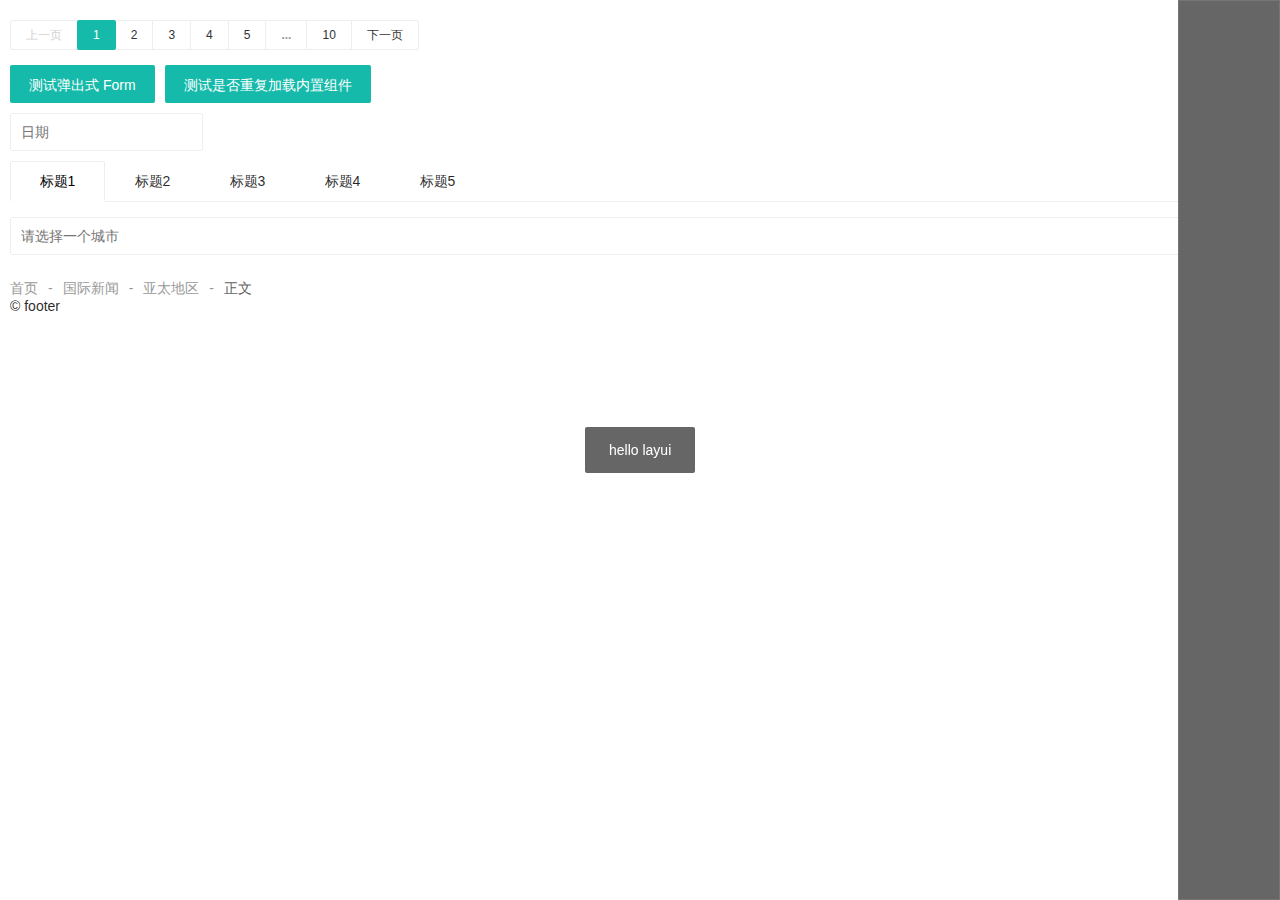
<file: target/classes/static/layui/examples/all.html>
<!DOCTYPE html>
<html>
<head>
  <meta charset="utf-8">
  <meta name="viewport" content="width=device-width, initial-scale=1, maximum-scale=1">
  <title>完整库使用 - layui</title>
  <link rel="stylesheet" href="../dist/css/layui.css">
  <style>
    body{padding: 10px;}
  </style>
</head>
<body>

<textarea style="
  position: fixed; 
  top: 0; 
  bottom: 0; 
  right:0; 
  width: 100px; 
  background-color:#666; 
  z-index:100; 
resize: none;">

</textarea>


<div id="demo1"></div>

<div class="layui-btn-container">
  <button class="layui-btn demo" test-active="test-form">测试弹出式 Form</button>
  <button class="layui-btn demo" test-active="test-use">测试是否重复加载内置组件</button>
</div>
<div class="layui-inline">
  <input class="layui-input" id="date1" placeholder="日期">
</div>

<div class="layui-tab" lay-filter="tabDemo">
  <ul class="layui-tab-title">
    <li class="layui-this" lay-id="1">标题1</li>
    <li lay-id="2">标题2</li>
    <li lay-id="3">标题3</li>
    <li lay-id="4">标题4</li>
    <li lay-id="5">标题5</li>
  </ul>
  <div class="layui-tab-content">
    <div class="layui-tab-item layui-show">
      <div class="layui-form">
        <select name="city" lay-verify="">
          <option value="">请选择一个城市</option>
          <option value="010">北京</option>
          <option value="021">上海</option>
          <option value="0571">杭州</option>
        </select>  
      </div>
    </div>
    <div class="layui-tab-item">
      <div id="test2" class="demo-transfer"></div>
    </div>
    <div class="layui-tab-item">3</div>
    <div class="layui-tab-item">4</div>
    <div class="layui-tab-item">5</div>
  </div>
</div>


<script src="../dist/layui.js"></script>
<script>
console.log(layui.$);

//(function(){
layui.use(function(){
  var $ = layui.jquery
  ,layer = layui.layer
  ,form = layui.form
  ,laypage = layui.laypage
  ,element = layui.element
  ,transfer = layui.transfer
  ,util = layui.util
  ,laydate = layui.laydate;
  
  layer.msg('hello layui');
  //layer.closeAll();
  
  //自动测试
  (function(run){
    if(!run) return;

    var timer = setInterval(function(){
      location.reload();
    }, 1000);
    
    $.ajax({
      url: './all.html'
      ,beforeSend: function(){
        layer.load();
      }
      ,success: function(){
        layer.closeAll('loading', function(){
          setTimeout(function(){
            if($('.layui-layer-loading').length){
              console.error('layer close 异常');
              clearInterval(timer);
            }
          }, 200);
        });
      }
    });
  })(0);
  
  laypage.render({
    elem: 'demo1'
    ,count: 100 //总页数
  });
  
  console.log(lay('#footer').html());
  
  laydate.render({
    elem: '#date1'
  })
  
  //测试加载非内置模块
  /*
  layui.config({
    base: 'extends/'
  }).extend({
    mod1: 'mod1'
    ,mod2: 'mod2'
  }).use('mod1');
  */
  
  
  //定义标题及数据源
  transfer.render({
    elem: '#test2'
    ,title: ['候选文人', '获奖文人']  //自定义标题
    ,data: [
      {"value": "1", "title": "李白"}
      ,{"value": "2", "title": "杜甫"}
      ,{"value": "3", "title": "苏轼"}
      ,{"value": "4", "title": "李清照"}
      ,{"value": "5", "title": "鲁迅", "disabled": true}
      ,{"value": "6", "title": "巴金"}
      ,{"value": "7", "title": "冰心"}
      ,{"value": "8", "title": "矛盾"}
      ,{"value": "9", "title": "贤心"}
    ]
    //,width: 150 //定义宽度
    ,height: 210 //定义高度
  });
  
  //触发事件
  util.event('test-active', {
    'test-form': function(){
      layer.open({
        type: 1
        ,resize: false
        ,content: ['<ul class="layui-form" style="margin: 10px;">'
          ,'<li class="layui-form-item">'
            ,'<label class="layui-form-label">输入框</label>'
            ,'<div class="layui-input-block">'
              ,'<input class="layui-input" name="field1">'
            ,'</div>'
          ,'</li>'
          ,'<li class="layui-form-item">'
            ,'<label class="layui-form-label">选择框</label>'
            ,'<div class="layui-input-block">'
              ,'<select name="field2">'
                ,'<option value="A">A</option>'
                ,'<option value="B">B</option>'
              ,'<select>'
            ,'</div>'
          ,'</li>'
          ,'<li class="layui-form-item" style="text-align:center;">'
            ,'<button type="submit" lay-submit lay-filter="*" class="layui-btn">提交</button>'
          ,'</li>'
        ,'</ul>'].join('')
        ,success: function(layero){
          layero.find('.layui-layer-content').css('overflow', 'visible');
          
          form.render().on('submit(*)', function(data){
            layer.msg(JSON.stringify(data.field));
          });
        }
      });
    }
    ,'test-use': function(othis){
      layui.use(['laytpl','laypage','laydate','jquery','layer','util','element','upload','slider','colorpicker','form','tree','transfer','table','carousel','rate','flow','code'], function(){
        layer.tips('请观察 Network 是否有重复加载 js 文件。如果没有任何新的请求，则代表正常。', othis, {
          time: 10*1000
        });
      });
    }
  });
  
});
//})();
</script>



<span class="layui-breadcrumb" lay-separator="-">
  <a href="">首页</a>
  <a href="">国际新闻</a>
  <a href="">亚太地区</a>
  <a><cite>正文</cite></a>
</span>

<div id="footer">© footer</div>

</body>
</html>
</file>
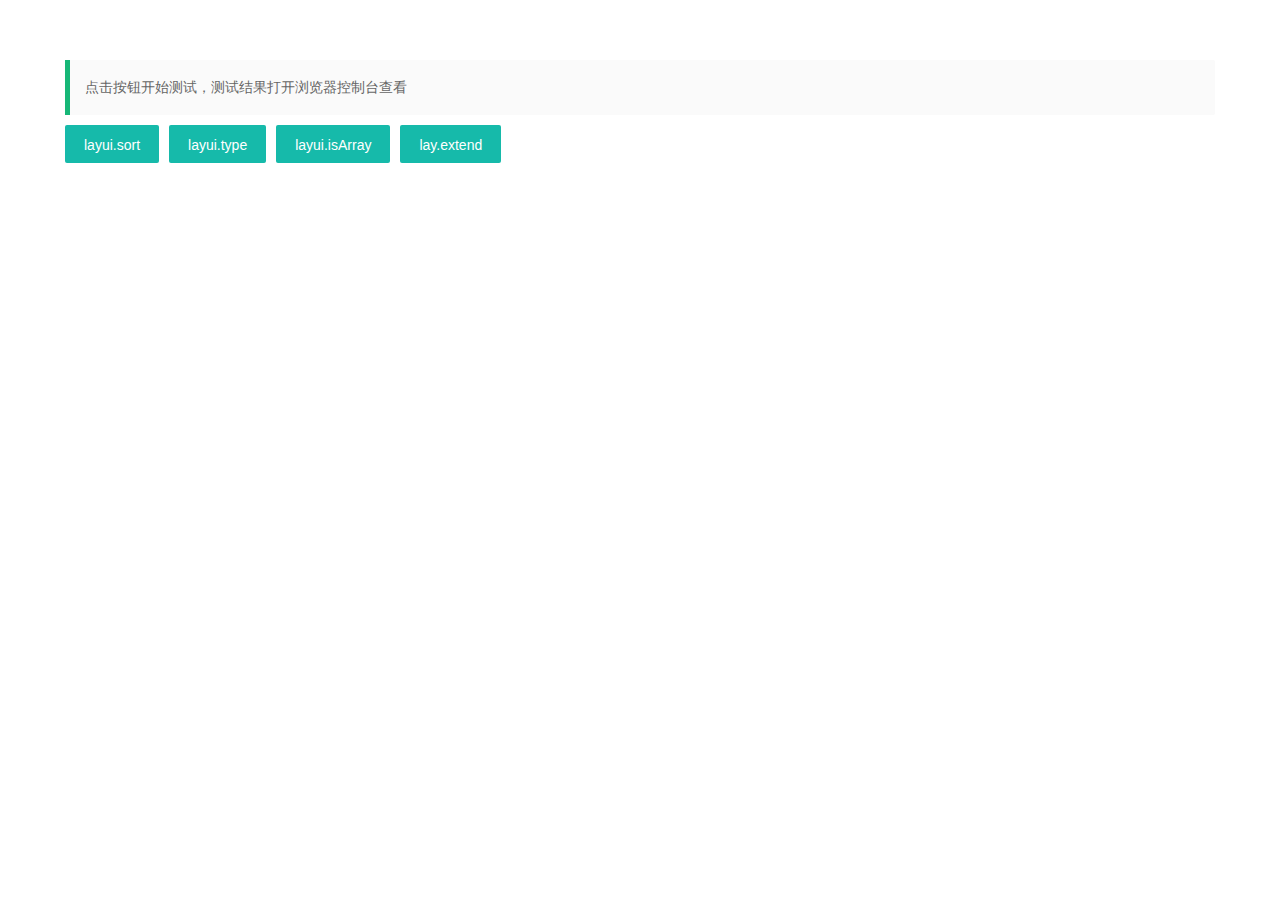
<file: target/classes/static/layui/examples/base.html>
<!DOCTYPE html>
<html>
<head>
  <meta charset="utf-8">
  <meta name="viewport" content="width=device-width, initial-scale=1">
  <title>基础方法测试用例 - layui</title>
  <link href="../src/css/layui.css" rel="stylesheet">
</head>
<body>

<div class="layui-container" style="padding: 30px 0;">
  <div class="" style="padding: 30px 0;">
    <blockquote class="layui-elem-quote" style="color: #666;">
      点击按钮开始测试，测试结果打开浏览器控制台查看
    </blockquote>
    <div class="layui-btn-container">
      <button class="layui-btn" lay-on="sort">layui.sort</button>
      <button class="layui-btn" lay-on="type">layui.type</button>
      <button class="layui-btn" lay-on="isArray">layui.isArray</button>
      <button class="layui-btn" lay-on="extend">lay.extend</button>
    </div>
  </div>
</div>

<script src="../src/layui.js"></script>
<script>
layui.use(['lay', 'util'], function(){
  var lay = layui.lay
  ,util = layui.util;

  //事件
  var style = 'color: orange; font-size: 16px;';
  util.event('lay-on', {
    sort: function(){
      //sort
      console.log('%c> layui.sort: ', style);
      console.log(
        '数字-整数型',
        layui.sort([{a: 3},{a: 0},{a: 0},{a: -1},{a: -5},{a: 6},{a: 9},{a: -333333}], 'a')
      );
      console.log(
        '数字-浮点型',
        layui.sort([{a: 3.5},{a: 0.5},{a: 0.5},{a: -1.5},{a: -5.5},{a: 6.5},{a: 9.5},{a: -333333.5}], 'a')
      );
      console.log(
        '数字-混合型',
        layui.sort([{a: 1},{a: 20.5},{a: 20.3},{a: 3},{a: 52},{a: 4.3}], 'a')
      );
      console.log(
        '中文',
        layui.sort([{a: '男'},{a: '女'},{a: '男'},{a: '女'},{a: '男'}], 'a')
      );
      console.log(
        '英文',
        layui.sort([{a: 'E'},{a: 'B'},{a: 'D'},{a: 'C'},{a: 'A'}], 'a')
      );
      console.log(
        '混合'
        ,layui.sort([
          {a: 3}
          ,{a: '男'}
          ,{a: 0}
          ,{a: 66}
          ,{a: 99}
          ,{a: 'C'}
          ,{a: '女'}
          ,{a: 3.5}
          ,{a: 0}
          ,{a: -1}
          ,{a: 'B'}
          ,{a: 5.5}
          ,{a: '男'}
          ,{a: 'A'}
          ,{a: -5}
          ,{a: '男'}
          ,{a: 6}
          ,{a: 9}
        ], 'a')
      );
      console.log(
        '数组成员全为数字',
        layui.sort([1, 20.5, 19.5, 52, 4.5])
      );
      console.log(
        '数组成员为混合型',
        layui.sort([1, {a: 32}, 20.5, {a: 6}, 52, 5.5], 'a') //按成员对象的 key 为 a 进行比较
      );
    }

    ,type: function(){
      console.log('%c> layui.type: ', style);
      console.log(
        'new RegExp()：', layui.type(new RegExp()),
        '\nnew Date()：', layui.type(new Date()),
        '\n[]：', layui.type([])
      );
    }

    ,isArray: function(){
      console.log('%c> layui.isArray: ', style);
      console.log(
        '[1,6]：', layui.isArray([1,6]),
        '\nlay("div")：', layui.isArray(lay('div')),
        '\ndocument.querySelectorAll("div")：', layui.isArray(document.querySelectorAll('div')),
        '\n{"key": "value"}：', layui.isArray({key: 'value'})
      );
    }

    ,extend: function(){
      console.log('%c> lay.extend: ', style);
      console.log(
        lay.extend(
          {},
          {a: 123, c: {ccc: 'ccc'}, arr: [1,3]},
          {a: 111, b: 1, c: {bbb: 'bbb'}},
          {a: 222222, arr: [5]}
        )
      );
      console.log(
        lay.extend([], [1,3,5])
      );
    }
  })

});
</script>
</body>
</html>
</file>
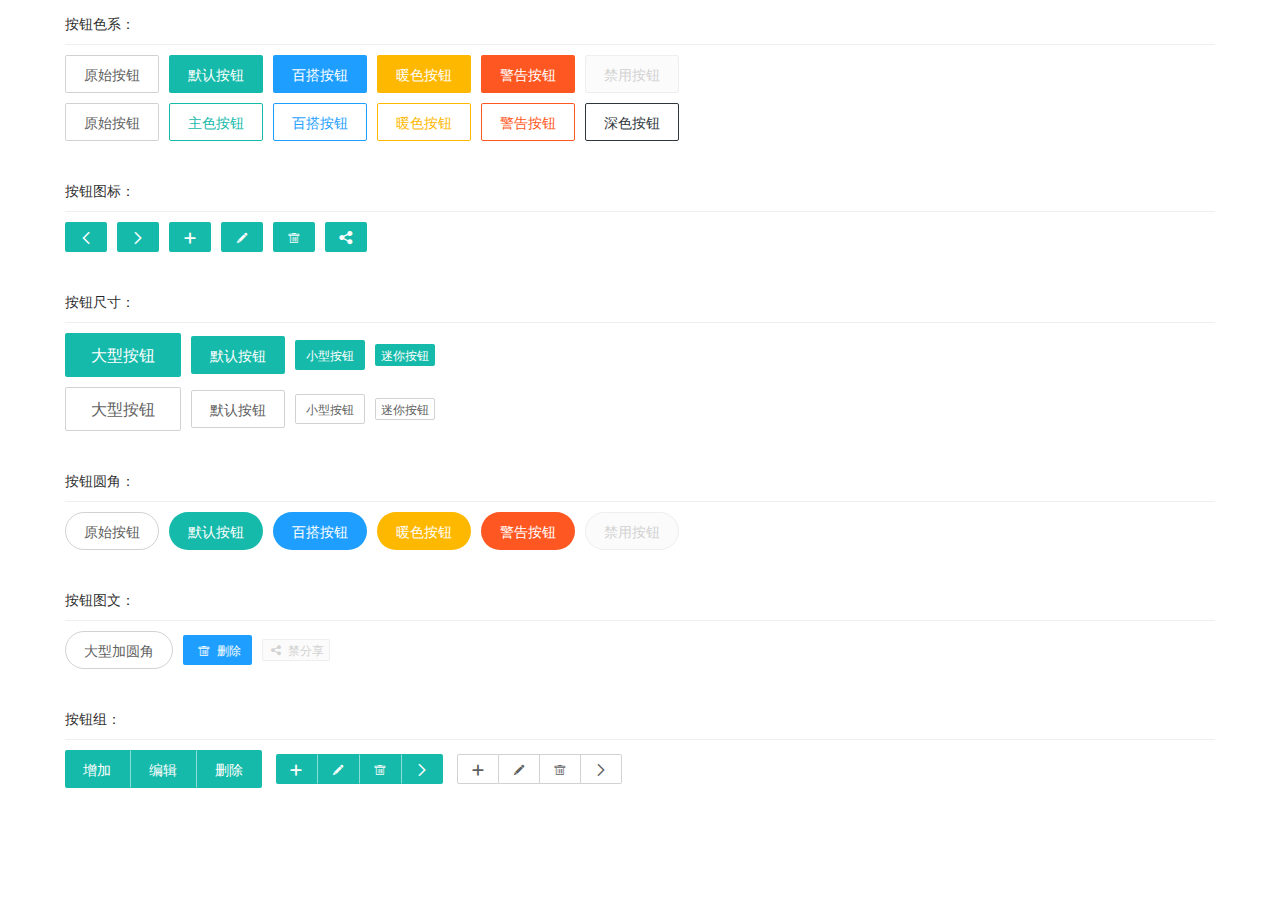
<file: target/classes/static/layui/examples/button.html>
<!DOCTYPE html>
<html>
<head>
  <meta charset="utf-8">
  <meta name="viewport" content="width=device-width, initial-scale=1, maximum-scale=1">
  <title>按钮 - layui</title>
  <link rel="stylesheet" href="../src/css/layui.css">
</head>
<body class="layui-padding-3">

<div class="layui-container">
  <span>按钮色系：</span>
  <hr>
  
  <div class="layui-btn-container">
    <a href="" class="layui-btn layui-btn-primary">原始按钮</a>
    <div class="layui-btn">默认按钮</div>
    <button class="layui-btn layui-btn-normal">百搭按钮</button>
    <button class="layui-btn layui-btn-warm">暖色按钮</button>
    <button class="layui-btn layui-btn-danger">警告按钮</button>
    <button class="layui-btn layui-btn-disabled">禁用按钮</button>
  </div>
  <div class="layui-btn-container">
    <a href="" class="layui-btn layui-btn-primary layui-border">原始按钮</a>
    <a href="" class="layui-btn layui-btn-primary layui-border-green">主色按钮</a>
    <button class="layui-btn layui-btn-primary layui-border-blue">百搭按钮</button>
    <button class="layui-btn layui-btn-primary layui-border-orange">暖色按钮</button>
    <button class="layui-btn layui-btn-primary layui-border-red">警告按钮</button>
    <button class="layui-btn layui-btn-primary layui-border-black">深色按钮</button>
  </div>

  <br><br>

  <span>按钮图标：</span>
  <hr>
  
  <div class="layui-btn-container">
    <button class="layui-btn layui-btn-sm"><i class="layui-icon">&#xe603;</i></button>
    <button class="layui-btn layui-btn-sm"><i class="layui-icon">&#xe602;</i></button>
    <button class="layui-btn layui-btn-sm"><i class="layui-icon">&#xe654;</i></button>
    <button class="layui-btn layui-btn-sm"><i class="layui-icon">&#xe642;</i></button>
    <button class="layui-btn layui-btn-sm"><i class="layui-icon">&#xe640;</i></button>
    <button class="layui-btn layui-btn-sm"><i class="layui-icon">&#xe641;</i></button>
  </div>

  <br><br>

  <span>按钮尺寸：</span>
  <hr>
  
  <div class="layui-btn-container">
    <button class="layui-btn layui-btn-lg">大型按钮</button>
    <button class="layui-btn">默认按钮</button>
    <button class="layui-btn layui-btn-sm">小型按钮</button>
    <button class="layui-btn layui-btn-xs">迷你按钮</button>
  </div>
  <div class="layui-btn-container">
    <button class="layui-btn layui-btn-primary layui-btn-lg">大型按钮</button>
    <button class="layui-btn layui-btn-primary">默认按钮</button>
    <button class="layui-btn layui-btn-primary layui-btn-sm">小型按钮</button>
    <button class="layui-btn layui-btn-primary layui-btn-xs">迷你按钮</button>
  </div>
  
  <br><br>

  <span>按钮圆角：</span>
  <hr>

  <div class="layui-btn-container">
    <button class="layui-btn layui-btn-primary layui-btn-radius">原始按钮</button>
    <button class="layui-btn layui-btn-radius">默认按钮</button>
    <button class="layui-btn layui-btn-normal layui-btn-radius">百搭按钮</button>
    <button class="layui-btn layui-btn-warm layui-btn-radius">暖色按钮</button>
    <button class="layui-btn layui-btn-danger layui-btn-radius">警告按钮</button>
    <button class="layui-btn layui-btn-disabled layui-btn-radius">禁用按钮</button>
  </div>
  
  <br><br>

  <span>按钮图文：</span>
  <hr>
  
  <div class="layui-btn-container">
    <button class="layui-btn layui-btn-big layui-btn-primary layui-btn-radius">大型加圆角</button>
    <button class="layui-btn layui-btn-sm layui-btn-normal"><i class="layui-icon layui-icon-delete"></i> 删除</button>
    <button class="layui-btn layui-btn-xs layui-btn-disabled"><i class="layui-icon layui-icon-share"></i> 禁分享</button>
  </div>

  <br><br>

  <span>按钮组：</span>
  <hr>

  <div class="layui-btn-group">
    <button class="layui-btn">增加</button>
    <button class="layui-btn ">编辑</button>
    <button class="layui-btn">删除</button>
  </div>

  <div class="layui-btn-group">
    <button class="layui-btn layui-btn-sm"><i class="layui-icon">&#xe654;</i></button>
    <button class="layui-btn layui-btn-sm"><i class="layui-icon">&#xe642;</i></button>
    <button class="layui-btn layui-btn-sm"><i class="layui-icon">&#xe640;</i></button>
    <button class="layui-btn layui-btn-sm"><i class="layui-icon">&#xe602;</i></button>
  </div>

  <div class="layui-btn-group">
    <button class="layui-btn layui-btn-primary layui-btn-sm"><i class="layui-icon">&#xe654;</i></button>
    <button class="layui-btn layui-btn-primary layui-btn-sm"><i class="layui-icon">&#xe642;</i></button>
    <button class="layui-btn layui-btn-primary layui-btn-sm"><i class="layui-icon">&#xe640;</i></button>
    <button class="layui-btn layui-btn-primary layui-btn-sm"><i class="layui-icon">&#xe602;</i></button>
  </div>

  <br><br><br>
</div>

<script src="../src/layui.js"></script>

<script>

</script>
</body>
</html>
</file>
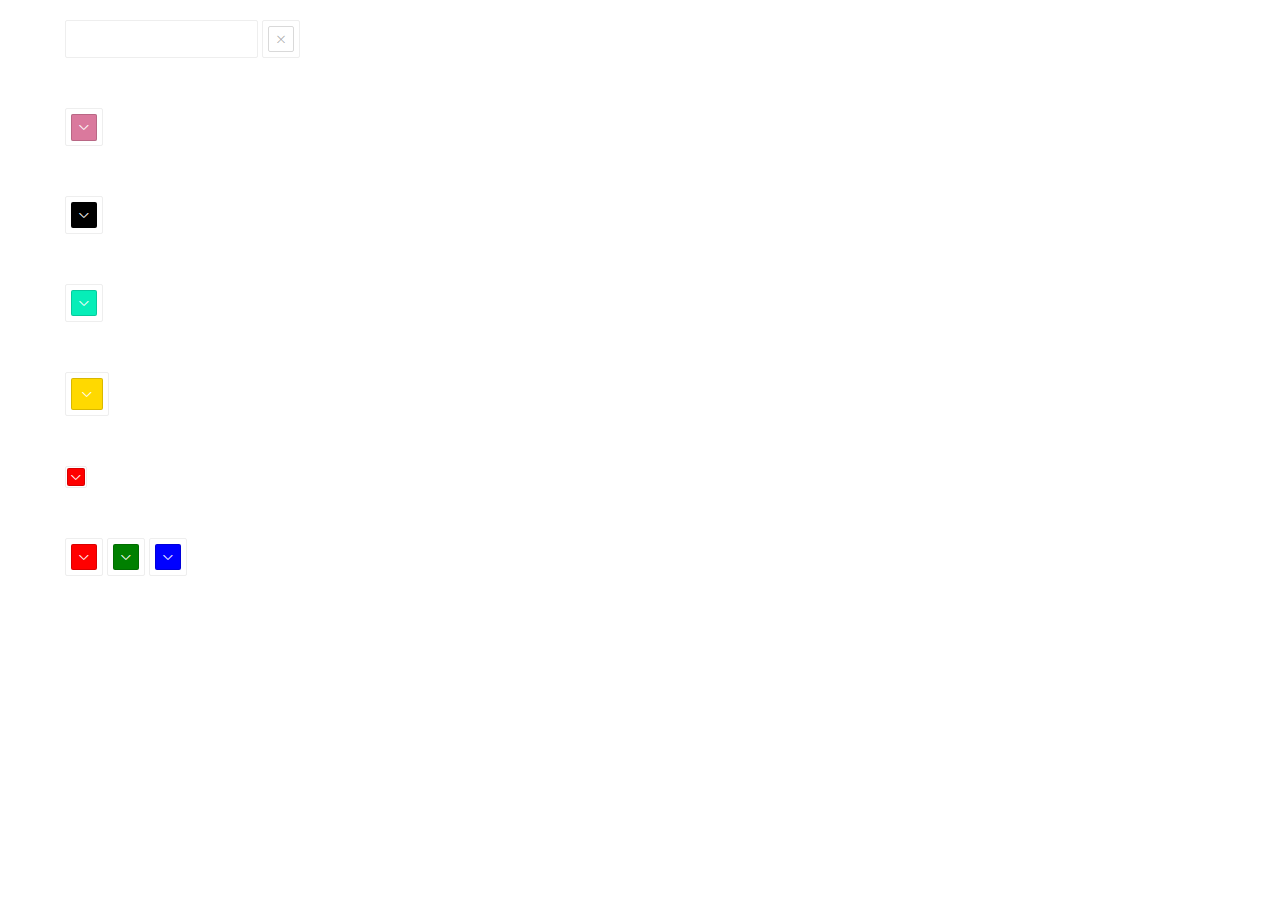
<file: target/classes/static/layui/examples/colorpicker.html>
<!DOCTYPE html>
<html>
<head>
<meta charset="utf-8">
<meta name="viewport" content="width=device-width, initial-scale=1, maximum-scale=1">
<title>颜色选择器 - layui</title>

<link rel="stylesheet" href="../src/css/layui.css">

<style>
body{padding:20px;}
.test-box{margin-bottom: 50px;}
</style>
</head>
<body>

  <div class="layui-container">
    <div class="test-box">
      <div class="layui-inline">
        <input class="layui-input" id="LAY-test1">
      </div>
      <div id="test1"></div>
    </div>
    
    <div class="test-box">
      <div id="test2"></div>
    </div>
    
    <div class="test-box">
      <div id="test3"></div>
    </div>
    
    <div class="test-box">
      <div id="test4"></div>
    </div>
    
    <div class="test-box">
      <div id="test5"></div>
    </div>
    
    <div class="test-box">
      <div id="test6"></div>
    </div>

    <div class="test-box">
      <div class="test-more" lay-options="{color: '#FF0000'}"></div>
      <div class="test-more" lay-options="{color: '#008000'}"></div>
      <div class="test-more" lay-options="{color: '#0000FF'}"></div>
    </div>
  </div>

<script src="../src/layui.js"></script>
<script>

  layui.use(['colorpicker', 'layer'], function(){
    var colorpicker = layui.colorpicker;

    colorpicker.render({
      elem: '#test1'
      //,predefine: true //开启预定义颜色
      //,colors: ['#F00','#0F0','#00F','rgb(255, 69, 0)','rgba(255, 69, 0, 0.5)']
      ,change: function(color){
        this.done(color);
      }
      ,done: function(color){
        layui.$('#LAY-test1').val(color);
        document.body.style.backgroundColor = color;
      }
      ,cancel: function(color){
        this.done(color);
        console.log('cancel', color);
      }
      ,close: function(color){
        console.log('close', color);
      }
    });
    
    colorpicker.render({
      elem: '#test2'
      ,color: 'rgba(218, 121, 157, 1)' //设置默认色
      ,predefine: true
      ,alpha: true  //开启透明度
      ,format: 'rgb'
      ,change: function(color){
        console.log(color)
      }
    });
    
    colorpicker.render({
      elem: '#test3'
      ,color: '#000'
      //,alpha: true
      //,format: 'rgb' //设置输入显示格式为rgb
    });
    
    colorpicker.render({
      elem: '#test4'
      ,color: '#06eeb8'
      ,predefine: true //开启预定义色
      ,format: 'rgb'
    });
    
    colorpicker.render({
      elem: '#test5'
      ,color: '#ffd900'
      ,predefine: true
      ,size: 'lg'
    });
    
    colorpicker.render({
      elem: '#test6'
      ,color: '#F00'
      ,predefine: true
      ,colors: ['#F00','#0F0','#00F','rgb(255, 69, 0)','rgba(255, 69, 0, 0.5)']
      ,size: 'xs'
    });

    // 同时绑定多个
    colorpicker.render({
      elem: '.test-more',
      done: function(color){
        console.log(this.elem, color);
      }
    });
  })
</script>
</body>
</html>
</file>
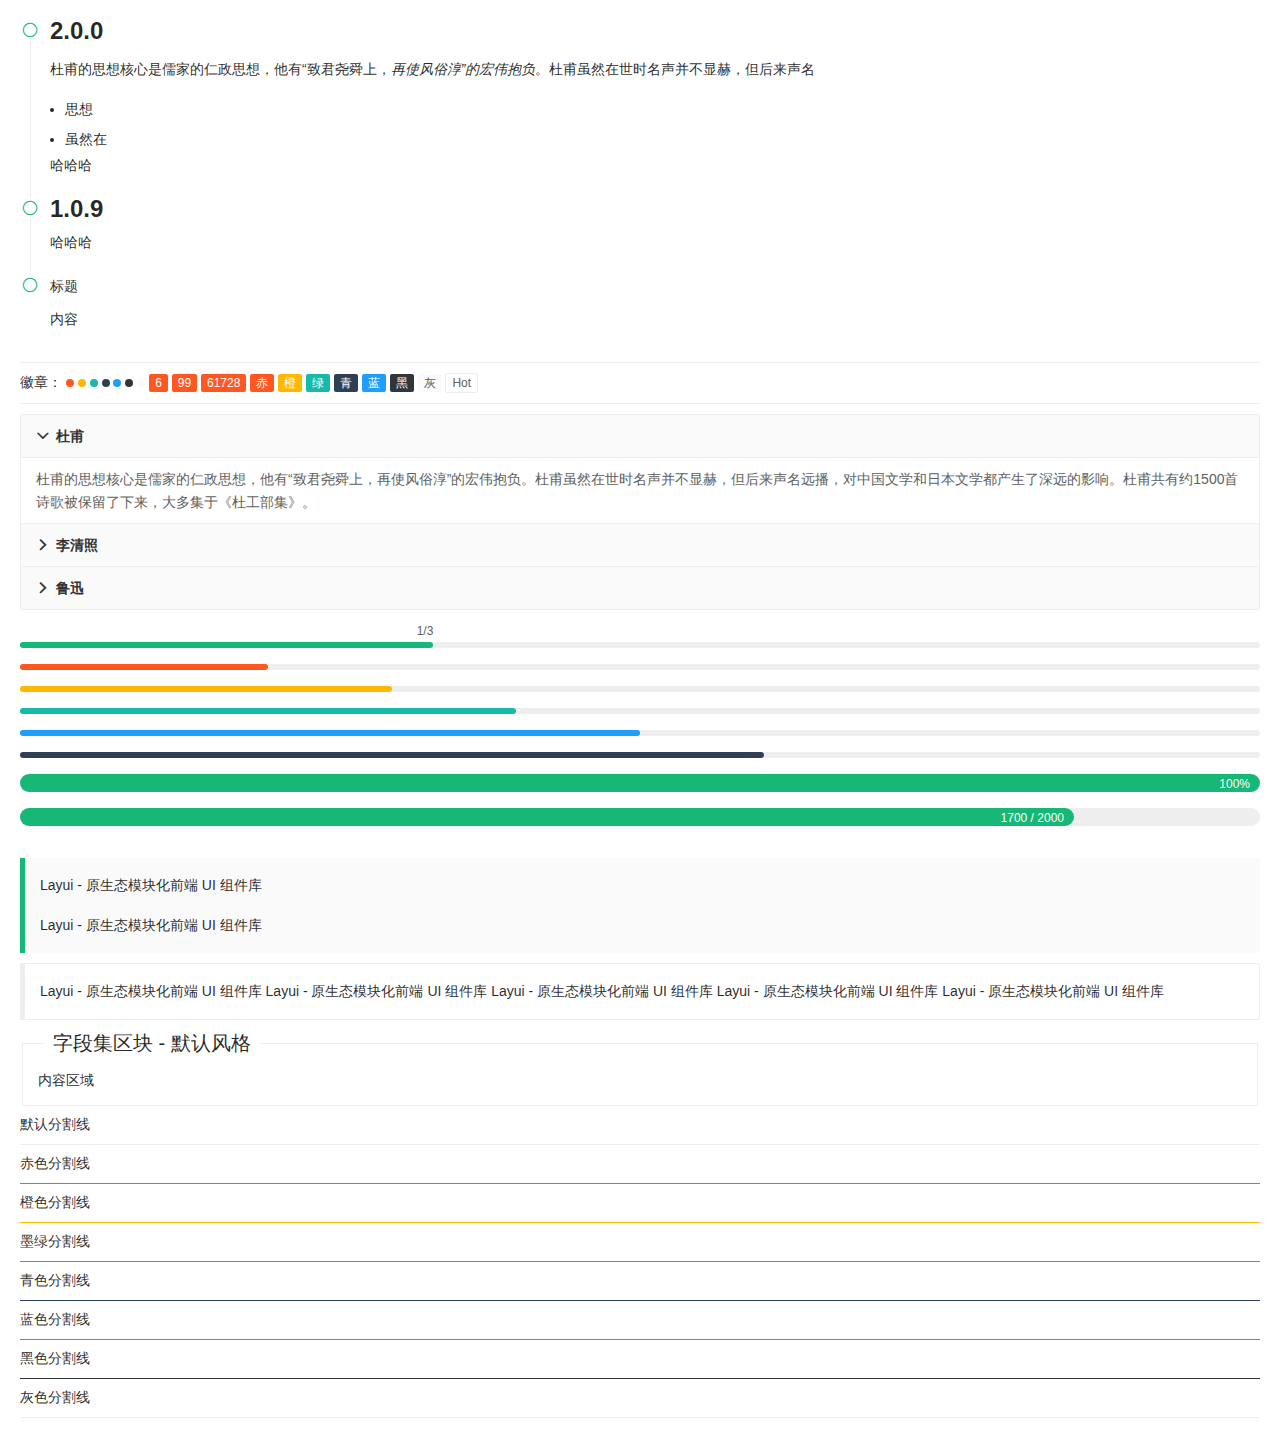
<file: target/classes/static/layui/examples/element.html>
<!DOCTYPE html>
<html>
<head>
<meta charset="utf-8">
<meta name="viewport" content="width=device-width, initial-scale=1, maximum-scale=1">
<title>常用元素 - layui</title>

<link rel="stylesheet" href="../src/css/layui.css">

<style>
body{padding:20px;}
</style>
</head>
<body>

<ul class="layui-timeline">
  <li class="layui-timeline-item">
    <i class="layui-icon layui-timeline-axis">&#xe63f;</i>
    <div class="layui-timeline-content layui-text">
      <h2 class="layui-timeline-title">2.0.0</h2>
      <p>杜甫的思想核心是儒家的仁政思想，他有“致君尧舜上，<em>再使风俗淳”的宏伟抱负</em>。杜甫虽然在世时名声并不显赫，但后来声名</p>
      <ul>
        <li>思想</li>
        <li>虽然在</li>
      </ul>
      哈哈哈
    </div>
  </li>
  <li class="layui-timeline-item">
    <i class="layui-icon layui-timeline-axis">&#xe63f;</i>
    <div class="layui-timeline-content layui-text">
      <h2 class="layui-timeline-title">1.0.9</h2>
      哈哈哈
    </div>
  </li>
  <li class="layui-timeline-item">
    <i class="layui-icon layui-timeline-axis">&#xe63f;</i>
    <div class="layui-timeline-content layui-text">
      <div class="layui-timeline-title">标题</div>
      内容
    </div>
  </li>
</ul>

<hr>

徽章：

<span class="layui-badge-dot"></span>
<span class="layui-badge-dot layui-bg-orange"></span>
<span class="layui-badge-dot layui-bg-green"></span>
<span class="layui-badge-dot layui-bg-cyan"></span>
<span class="layui-badge-dot layui-bg-blue"></span>
<span class="layui-badge-dot layui-bg-black"></span>
<span class="layui-badge-dot layui-bg-gray"></span>

<span class="layui-badge">6</span>
<span class="layui-badge">99</span>
<span class="layui-badge">61728</span>

<span class="layui-badge">赤</span>
<span class="layui-badge layui-bg-orange">橙</span>
<span class="layui-badge layui-bg-green">绿</span>
<span class="layui-badge layui-bg-cyan">青</span>
<span class="layui-badge layui-bg-blue">蓝</span>
<span class="layui-badge layui-bg-black">黑</span>
<span class="layui-badge layui-bg-gray">灰</span>

<span class="layui-badge-rim">Hot</span>

<hr>

<div class="layui-collapse" lay-filter="test" lay-accordion>
  <div class="layui-colla-item">
    <h2 class="layui-colla-title">杜甫</h2>
    <div class="layui-colla-content layui-show">
      <p>杜甫的思想核心是儒家的仁政思想，他有“致君尧舜上，再使风俗淳”的宏伟抱负。杜甫虽然在世时名声并不显赫，但后来声名远播，对中国文学和日本文学都产生了深远的影响。杜甫共有约1500首诗歌被保留了下来，大多集于《杜工部集》。</p>
    </div>
  </div>
  <div class="layui-colla-item">
    <h2 class="layui-colla-title">李清照</h2>
    <div class="layui-colla-content">
      <p>李清照出生于书香门第，早期生活优裕，其父李格非藏书甚富，她小时候就在良好的家庭环境中打下文学基础。出嫁后与夫赵明诚共同致力于书画金石的搜集整理。金兵入据中原时，流寓南方，境遇孤苦。所作词，前期多写其悠闲生活，后期多悲叹身世，情调感伤。形式上善用白描手法，自辟途径，语言清丽。</p>
    </div>
  </div>
  <div class="layui-colla-item">
    <h2 class="layui-colla-title">鲁迅</h2>
    <div class="layui-colla-content">
      <p>鲁迅一生在文学创作、文学批评、思想研究、文学史研究、翻译、美术理论引进、基础科学介绍和古籍校勘与研究等多个领域具有重大贡献。他对于五四运动以后的中国社会思想文化发展具有重大影响，蜚声世界文坛，尤其在韩国、日本思想文化领域有极其重要的地位和影响，被誉为“二十世纪东亚文化地图上占最大领土的作家”。</p>
    </div>
  </div>
</div>

<br><br>

<div class="layui-progress" lay-showPercent="true" lay-filter="demo-progress-1">
  <div class="layui-progress-bar" lay-percent="1/3"></div>
</div>

<br>

<div class="layui-progress">
  <div class="layui-progress-bar layui-bg-red" lay-percent="20%"></div>
</div>
<br>
<div class="layui-progress">
  <div class="layui-progress-bar layui-bg-orange" lay-percent="30%"></div>
</div>
<br>
<div class="layui-progress">
  <div class="layui-progress-bar layui-bg-green" lay-percent="40%"></div>
</div>
<br>
<div class="layui-progress">
  <div class="layui-progress-bar layui-bg-blue" lay-percent="50%"></div>
</div>
<br>
<div class="layui-progress">
  <div class="layui-progress-bar layui-bg-cyan" lay-percent="60%"></div>
</div>
<br>

<div class="layui-progress layui-progress-big" lay-filter="demo" lay-showPercent="true">
  <div class="layui-progress-bar" lay-percent="100%"></div>
</div>
<br>

<div class="layui-progress layui-progress-big" lay-filter="demo" lay-showPercent="true">
  <div class="layui-progress-bar" lay-percent="1700 / 2000"></div>
</div>

<br><br>

<blockquote class="layui-elem-quote layui-text">
  <p>Layui - 原生态模块化前端 UI 组件库</p>
  <p>Layui - 原生态模块化前端 UI 组件库</p>
</blockquote>
<blockquote class="layui-elem-quote layui-quote-nm">
  Layui - 原生态模块化前端 UI 组件库
  Layui - 原生态模块化前端 UI 组件库
  Layui - 原生态模块化前端 UI 组件库
  Layui - 原生态模块化前端 UI 组件库
  Layui - 原生态模块化前端 UI 组件库
</blockquote>

<fieldset class="layui-elem-field">
  <legend>字段集区块 - 默认风格</legend>
  <div class="layui-field-box">
    内容区域
  </div>
</fieldset>

默认分割线
<hr>

赤色分割线
<hr class="layui-border-red">

橙色分割线
<hr class="layui-border-orange">

墨绿分割线
<hr class="layui-border-green">

青色分割线
<hr class="layui-border-cyan">

蓝色分割线
<hr class="layui-border-blue">

黑色分割线
<hr class="layui-border-black">

灰色分割线
<hr class="layui-border-gray">




<script src="../src/layui.js"></script>
<script>

layui.use(['element', 'form'], function(){
  var element = layui.element;

  element.on('collapse(test)', function(data){
    console.log(data);
  });
});
</script>
</body>
</html>
</file>
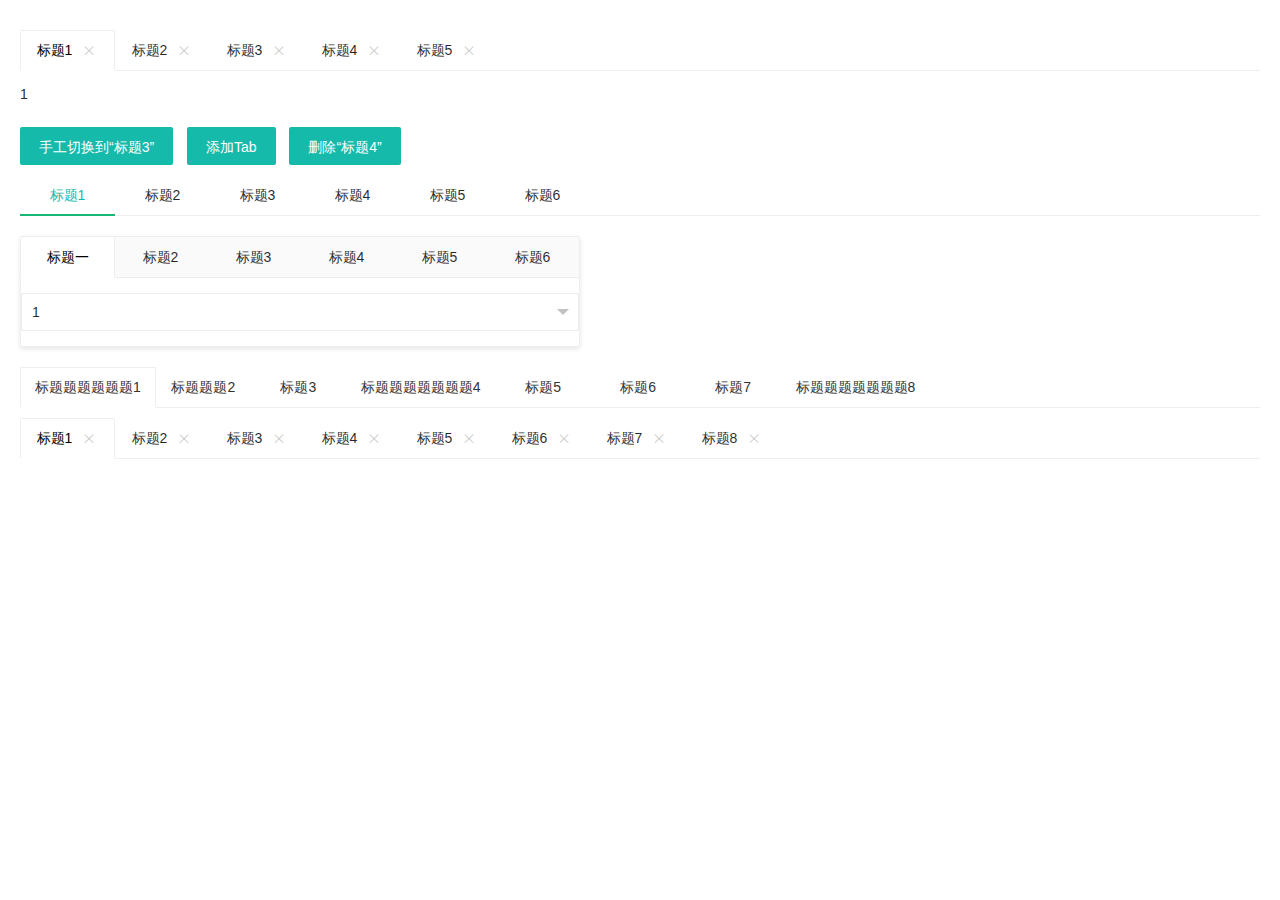
<file: target/classes/static/layui/examples/element.tab.html>
<!DOCTYPE html>
<html>
<head>
<meta charset="utf-8">
<meta name="viewport" content="width=device-width, initial-scale=1, maximum-scale=1">
<title>选项卡 - 常用元素 - layui</title>

<link rel="stylesheet" href="../src/css/layui.css">

<style>
body{padding:20px;}
</style>
</head>
<body>


<div class="layui-tab" lay-filter="tabDemo" lay-allowClose="true">
  <ul class="layui-tab-title">
    <li class="layui-this" lay-id="1">标题1</li>
    <li lay-id="2">标题2</li>
    <li lay-id="3">标题3</li>
    <li lay-id="4">标题4</li>
    <li lay-id="5">标题5</li>
  </ul>
  <div class="layui-tab-content">
    <div class="layui-tab-item layui-show">1</div>
    <div class="layui-tab-item">2</div>
    <div class="layui-tab-item">3</div>
    <div class="layui-tab-item">4</div>
    <div class="layui-tab-item">5</div>
  </div>
</div>

<button class="layui-btn" onclick="layui.element.tabChange('tabDemo', 3)">手工切换到“标题3”</button>
<button class="layui-btn" onclick="layui.element.tabAdd('tabDemo', {title:'新标题', content:'新内容', id: +new Date, change: true})">添加Tab</button>
<button class="layui-btn" onclick="layui.element.tabDelete('tabDemo', 4)">删除“标题4”</button>

<div class="layui-tab layui-tab-brief">
  <ul class="layui-tab-title">
    <li class="layui-this">标题1</li>
    <li>标题2</li>
    <li>标题3</li>
    <li>标题4</li>
    <li>标题5</li>
    <li>标题6</li>
  </ul>
</div>

<div class="layui-inline">
  <div class="layui-tab layui-tab-card">
    <ul class="layui-tab-title">
      <li class="layui-this">标题一</li>
      <li>标题2</li>
      <li>标题3</li>
      <li>标题4</li>
      <li>标题5</li>
      <li>标题6</li>
    </ul>
    <div class="layui-tab-content">
      <div class="layui-tab-item layui-show">
        <div class="layui-form">
          <select>
            <option>1</option>
            <option>2</option>
            <option>3</option>
            <option>4</option>
            <option>5</option>
            <option>6</option>
          </select>
        </div>
      </div>
      <div class="layui-tab-item">2</div>
      <div class="layui-tab-item">3</div>
      <div class="layui-tab-item">4</div>
      <div class="layui-tab-item">5</div>
      <div class="layui-tab-item">6</div>
    </div>
  </div>
</div>

<div class="layui-tab">
  <ul class="layui-tab-title">
    <li class="layui-this"><a href="#1">标题题题题题题1</a></li>
    <li><a href="#2">标题题题2</a></li>
    <li><a href="#3">标题3</a></li>
    <li><a href="#4">标题题题题题题题4</a></li>
    <li><a href="#5">标题5</a></li>
    <li><a href="#6">标题6</a></li>
    <li><a href="#7">标题7</a></li>
    <li><a href="#8">标题题题题题题题8</a></li>
  </ul>
</div>

<div class="layui-tab" lay-filter="test" lay-allowClose="true">
  <ul class="layui-tab-title">
    <li class="layui-this">标题1</li>
    <li>标题2</li>
    <li>标题3</li>
    <li>标题4</li>
    <li>标题5</li>
    <li>标题6</li>
    <li>标题7</li>
    <li>标题8</li>
  </ul>
</div>



<script src="../src/layui.js"></script>
<script>

layui.use(['element', 'form'], function(){
  var element = layui.element;
  
  element.on('tab(test)', function(data){
    console.log(this, data);
  });

  element.on('tabDelete(tabDemo)', function(data){
    console.log(this, data);
  });
  
});
</script>
</body>
</html>
</file>
<file: target/classes/static/layui/dist/css/layui.css>
blockquote,body,button,dd,div,dl,dt,form,h1,h2,h3,h4,h5,h6,input,li,ol,p,pre,td,textarea,th,ul{margin:0;padding:0;-webkit-tap-highlight-color:rgba(0,0,0,0)}a:active,a:hover{outline:0}img{display:inline-block;border:none;vertical-align:middle}li{list-style:none}table{border-collapse:collapse;border-spacing:0}h1,h2,h3,h4{font-weight:700}h5,h6{font-weight:500;font-size:100%}button,input,select,textarea{font-size:100%}button,input,optgroup,option,select,textarea{font-family:inherit;font-size:inherit;font-style:inherit;font-weight:inherit;outline:0}pre{white-space:pre-wrap;white-space:-moz-pre-wrap;white-space:-pre-wrap;white-space:-o-pre-wrap;word-wrap:break-word}body{line-height:1.6;color:#333;color:rgba(0,0,0,.85);font:14px Helvetica Neue,Helvetica,PingFang SC,Tahoma,Arial,sans-serif}hr{height:0;line-height:0;margin:10px 0;padding:0;border:none;border-bottom:1px solid #eee;clear:both;overflow:hidden;background:0 0}a{color:#333;text-decoration:none}a:hover{color:#777}a cite{font-style:normal;*cursor:pointer}.layui-border-box,.layui-border-box *{box-sizing:border-box}.layui-box,.layui-box *{box-sizing:content-box}.layui-clear{clear:both;*zoom:1}.layui-clear:after{content:'\20';clear:both;*zoom:1;display:block;height:0}.layui-clear-space{word-spacing:-5px}.layui-inline{position:relative;display:inline-block;*display:inline;*zoom:1;vertical-align:middle}.layui-edge{position:relative;display:inline-block;vertical-align:middle;width:0;height:0;border-width:6px;border-style:dashed;border-color:transparent;overflow:hidden}.layui-edge-top{top:-4px;border-bottom-color:#999;border-bottom-style:solid}.layui-edge-right{border-left-color:#999;border-left-style:solid}.layui-edge-bottom{top:2px;border-top-color:#999;border-top-style:solid}.layui-edge-left{border-right-color:#999;border-right-style:solid}.layui-elip{text-overflow:ellipsis;overflow:hidden;white-space:nowrap}.layui-disabled,.layui-icon,.layui-unselect{-moz-user-select:none;-webkit-user-select:none;-ms-user-select:none}.layui-disabled,.layui-disabled:hover{color:#d2d2d2!important;cursor:not-allowed!important}.layui-circle{border-radius:100%}.layui-show{display:block!important}.layui-hide{display:none!important}.layui-show-v{visibility:visible!important}.layui-hide-v{visibility:hidden!important}@font-face{font-family:layui-icon;src:url(../font/iconfont.eot?v=282);src:url(../font/iconfont.eot?v=282#iefix) format('embedded-opentype'),url(../font/iconfont.woff2?v=282) format('woff2'),url(../font/iconfont.woff?v=282) format('woff'),url(../font/iconfont.ttf?v=282) format('truetype'),url(../font/iconfont.svg?v=282#layui-icon) format('svg')}.layui-icon{font-family:layui-icon!important;font-size:16px;font-style:normal;-webkit-font-smoothing:antialiased;-moz-osx-font-smoothing:grayscale}.layui-icon-leaf:before{content:"\e701"}.layui-icon-folder:before{content:"\eabe"}.layui-icon-folder-open:before{content:"\eac1"}.layui-icon-gitee:before{content:"\e69b"}.layui-icon-github:before{content:"\e6a7"}.layui-icon-disabled:before{content:"\e6cc"}.layui-icon-moon:before{content:"\e6c2"}.layui-icon-error:before{content:"\e693"}.layui-icon-success:before{content:"\e697"}.layui-icon-question:before{content:"\e699"}.layui-icon-lock:before{content:"\e69a"}.layui-icon-eye:before{content:"\e695"}.layui-icon-eye-invisible:before{content:"\e696"}.layui-icon-backspace:before{content:"\e694"}.layui-icon-tips-fill:before{content:"\eb2e"}.layui-icon-test:before{content:"\e692"}.layui-icon-clear:before{content:"\e788"}.layui-icon-heart-fill:before{content:"\e68f"}.layui-icon-light:before{content:"\e748"}.layui-icon-music:before{content:"\e690"}.layui-icon-time:before{content:"\e68d"}.layui-icon-ie:before{content:"\e7bb"}.layui-icon-firefox:before{content:"\e686"}.layui-icon-at:before{content:"\e687"}.layui-icon-bluetooth:before{content:"\e689"}.layui-icon-chrome:before{content:"\e68a"}.layui-icon-edge:before{content:"\e68b"}.layui-icon-heart:before{content:"\e68c"}.layui-icon-key:before{content:"\e683"}.layui-icon-android:before{content:"\e684"}.layui-icon-mike:before{content:"\e6dc"}.layui-icon-mute:before{content:"\e685"}.layui-icon-gift:before{content:"\e627"}.layui-icon-windows:before{content:"\e67f"}.layui-icon-ios:before{content:"\e680"}.layui-icon-logout:before{content:"\e682"}.layui-icon-wifi:before{content:"\e7e0"}.layui-icon-rss:before{content:"\e808"}.layui-icon-email:before{content:"\e618"}.layui-icon-reduce-circle:before{content:"\e616"}.layui-icon-transfer:before{content:"\e691"}.layui-icon-service:before{content:"\e626"}.layui-icon-addition:before{content:"\e624"}.layui-icon-subtraction:before{content:"\e67e"}.layui-icon-slider:before{content:"\e714"}.layui-icon-print:before{content:"\e66d"}.layui-icon-export:before{content:"\e67d"}.layui-icon-cols:before{content:"\e610"}.layui-icon-screen-full:before{content:"\e622"}.layui-icon-screen-restore:before{content:"\e758"}.layui-icon-rate-half:before{content:"\e6c9"}.layui-icon-rate-solid:before{content:"\e67a"}.layui-icon-rate:before{content:"\e67b"}.layui-icon-cellphone:before{content:"\e678"}.layui-icon-vercode:before{content:"\e679"}.layui-icon-login-weibo:before{content:"\e675"}.layui-icon-login-qq:before{content:"\e676"}.layui-icon-login-wechat:before{content:"\e677"}.layui-icon-username:before{content:"\e66f"}.layui-icon-password:before{content:"\e673"}.layui-icon-refresh-3:before{content:"\e9aa"}.layui-icon-auz:before{content:"\e672"}.layui-icon-shrink-right:before{content:"\e668"}.layui-icon-spread-left:before{content:"\e66b"}.layui-icon-snowflake:before{content:"\e6b1"}.layui-icon-tips:before{content:"\e702"}.layui-icon-note:before{content:"\e66e"}.layui-icon-senior:before{content:"\e674"}.layui-icon-refresh-1:before{content:"\e666"}.layui-icon-refresh:before{content:"\e669"}.layui-icon-flag:before{content:"\e66c"}.layui-icon-theme:before{content:"\e66a"}.layui-icon-notice:before{content:"\e667"}.layui-icon-console:before{content:"\e665"}.layui-icon-website:before{content:"\e7ae"}.layui-icon-face-surprised:before{content:"\e664"}.layui-icon-set:before{content:"\e716"}.layui-icon-template:before{content:"\e663"}.layui-icon-app:before{content:"\e653"}.layui-icon-template-1:before{content:"\e656"}.layui-icon-home:before{content:"\e68e"}.layui-icon-female:before{content:"\e661"}.layui-icon-male:before{content:"\e662"}.layui-icon-tread:before{content:"\e6c5"}.layui-icon-praise:before{content:"\e6c6"}.layui-icon-rmb:before{content:"\e65e"}.layui-icon-more:before{content:"\e65f"}.layui-icon-camera:before{content:"\e660"}.layui-icon-cart-simple:before{content:"\e698"}.layui-icon-face-cry:before{content:"\e69c"}.layui-icon-face-smile:before{content:"\e6af"}.layui-icon-survey:before{content:"\e6b2"}.layui-icon-read:before{content:"\e705"}.layui-icon-location:before{content:"\e715"}.layui-icon-dollar:before{content:"\e659"}.layui-icon-diamond:before{content:"\e735"}.layui-icon-return:before{content:"\e65c"}.layui-icon-camera-fill:before{content:"\e65d"}.layui-icon-fire:before{content:"\e756"}.layui-icon-more-vertical:before{content:"\e671"}.layui-icon-cart:before{content:"\e657"}.layui-icon-star-fill:before{content:"\e658"}.layui-icon-prev:before{content:"\e65a"}.layui-icon-next:before{content:"\e65b"}.layui-icon-upload:before{content:"\e67c"}.layui-icon-upload-drag:before{content:"\e681"}.layui-icon-user:before{content:"\e770"}.layui-icon-file-b:before{content:"\e655"}.layui-icon-component:before{content:"\e857"}.layui-icon-find-fill:before{content:"\e670"}.layui-icon-loading:before{content:"\e63d"}.layui-icon-loading-1:before{content:"\e63e"}.layui-icon-add-1:before{content:"\e654"}.layui-icon-pause:before{content:"\e651"}.layui-icon-play:before{content:"\e652"}.layui-icon-video:before{content:"\e6ed"}.layui-icon-headset:before{content:"\e6fc"}.layui-icon-voice:before{content:"\e688"}.layui-icon-speaker:before{content:"\e645"}.layui-icon-fonts-del:before{content:"\e64f"}.layui-icon-fonts-html:before{content:"\e64b"}.layui-icon-fonts-code:before{content:"\e64e"}.layui-icon-fonts-strong:before{content:"\e62b"}.layui-icon-unlink:before{content:"\e64d"}.layui-icon-picture:before{content:"\e64a"}.layui-icon-link:before{content:"\e64c"}.layui-icon-face-smile-b:before{content:"\e650"}.layui-icon-align-center:before{content:"\e647"}.layui-icon-align-right:before{content:"\e648"}.layui-icon-align-left:before{content:"\e649"}.layui-icon-fonts-u:before{content:"\e646"}.layui-icon-fonts-i:before{content:"\e644"}.layui-icon-tabs:before{content:"\e62a"}.layui-icon-circle:before{content:"\e63f"}.layui-icon-radio:before{content:"\e643"}.layui-icon-share:before{content:"\e641"}.layui-icon-edit:before{content:"\e642"}.layui-icon-delete:before{content:"\e640"}.layui-icon-engine:before{content:"\e628"}.layui-icon-chart-screen:before{content:"\e629"}.layui-icon-chart:before{content:"\e62c"}.layui-icon-table:before{content:"\e62d"}.layui-icon-tree:before{content:"\e62e"}.layui-icon-upload-circle:before{content:"\e62f"}.layui-icon-templeate-1:before{content:"\e630"}.layui-icon-util:before{content:"\e631"}.layui-icon-layouts:before{content:"\e632"}.layui-icon-prev-circle:before{content:"\e633"}.layui-icon-carousel:before{content:"\e634"}.layui-icon-code-circle:before{content:"\e635"}.layui-icon-water:before{content:"\e636"}.layui-icon-date:before{content:"\e637"}.layui-icon-layer:before{content:"\e638"}.layui-icon-fonts-clear:before{content:"\e639"}.layui-icon-dialogue:before{content:"\e63a"}.layui-icon-cellphone-fine:before{content:"\e63b"}.layui-icon-form:before{content:"\e63c"}.layui-icon-file:before{content:"\e621"}.layui-icon-triangle-r:before{content:"\e623"}.layui-icon-triangle-d:before{content:"\e625"}.layui-icon-set-sm:before{content:"\e620"}.layui-icon-add-circle:before{content:"\e61f"}.layui-icon-layim-download:before{content:"\e61e"}.layui-icon-layim-uploadfile:before{content:"\e61d"}.layui-icon-404:before{content:"\e61c"}.layui-icon-about:before{content:"\e60b"}.layui-icon-layim-theme:before{content:"\e61b"}.layui-icon-down:before{content:"\e61a"}.layui-icon-up:before{content:"\e619"}.layui-icon-circle-dot:before{content:"\e617"}.layui-icon-set-fill:before{content:"\e614"}.layui-icon-search:before{content:"\e615"}.layui-icon-friends:before{content:"\e612"}.layui-icon-group:before{content:"\e613"}.layui-icon-reply-fill:before{content:"\e611"}.layui-icon-menu-fill:before{content:"\e60f"}.layui-icon-face-smile-fine:before{content:"\e60c"}.layui-icon-picture-fine:before{content:"\e60d"}.layui-icon-log:before{content:"\e60e"}.layui-icon-list:before{content:"\e60a"}.layui-icon-release:before{content:"\e609"}.layui-icon-add-circle-fine:before{content:"\e608"}.layui-icon-ok:before{content:"\e605"}.layui-icon-help:before{content:"\e607"}.layui-icon-chat:before{content:"\e606"}.layui-icon-top:before{content:"\e604"}.layui-icon-right:before{content:"\e602"}.layui-icon-left:before{content:"\e603"}.layui-icon-star:before{content:"\e600"}.layui-icon-download-circle:before{content:"\e601"}.layui-icon-close:before{content:"\1006"}.layui-icon-close-fill:before{content:"\1007"}.layui-icon-ok-circle:before{content:"\1005"}.layui-main{position:relative;width:1160px;margin:0 auto}.layui-header{position:relative;z-index:1000;height:60px}.layui-header a:hover{transition:all .5s;-webkit-transition:all .5s}.layui-side{position:fixed;left:0;top:0;bottom:0;z-index:999;width:200px;overflow-x:hidden}.layui-side-scroll{position:relative;width:220px;height:100%;overflow-x:hidden}.layui-body{position:relative;left:200px;right:0;top:0;bottom:0;z-index:900;width:auto;box-sizing:border-box}.layui-layout-body{overflow-x:hidden}.layui-layout-admin .layui-header{position:fixed;top:0;left:0;right:0;background-color:#23292e}.layui-layout-admin .layui-side{top:60px;width:200px;overflow-x:hidden}.layui-layout-admin .layui-body{position:absolute;top:60px;padding-bottom:44px}.layui-layout-admin .layui-main{width:auto;margin:0 15px}.layui-layout-admin .layui-footer{position:fixed;left:200px;right:0;bottom:0;z-index:990;height:44px;line-height:44px;padding:0 15px;box-shadow:-1px 0 4px rgb(0 0 0 / 12%);background-color:#fafafa}.layui-layout-admin .layui-logo{position:absolute;left:0;top:0;width:200px;height:100%;line-height:60px;text-align:center;color:#16baaa;font-size:16px;box-shadow:0 1px 2px 0 rgb(0 0 0 / 15%)}.layui-layout-admin .layui-header .layui-nav{background:0 0}.layui-layout-left{position:absolute!important;left:200px;top:0}.layui-layout-right{position:absolute!important;right:0;top:0}.layui-container{position:relative;margin:0 auto;box-sizing:border-box}.layui-fluid{position:relative;margin:0 auto;padding:0 15px}.layui-row:after,.layui-row:before{content:"";display:block;clear:both}.layui-col-lg1,.layui-col-lg10,.layui-col-lg11,.layui-col-lg12,.layui-col-lg2,.layui-col-lg3,.layui-col-lg4,.layui-col-lg5,.layui-col-lg6,.layui-col-lg7,.layui-col-lg8,.layui-col-lg9,.layui-col-md1,.layui-col-md10,.layui-col-md11,.layui-col-md12,.layui-col-md2,.layui-col-md3,.layui-col-md4,.layui-col-md5,.layui-col-md6,.layui-col-md7,.layui-col-md8,.layui-col-md9,.layui-col-sm1,.layui-col-sm10,.layui-col-sm11,.layui-col-sm12,.layui-col-sm2,.layui-col-sm3,.layui-col-sm4,.layui-col-sm5,.layui-col-sm6,.layui-col-sm7,.layui-col-sm8,.layui-col-sm9,.layui-col-xl1,.layui-col-xl10,.layui-col-xl11,.layui-col-xl12,.layui-col-xl2,.layui-col-xl3,.layui-col-xl4,.layui-col-xl5,.layui-col-xl6,.layui-col-xl7,.layui-col-xl8,.layui-col-xl9,.layui-col-xs1,.layui-col-xs10,.layui-col-xs11,.layui-col-xs12,.layui-col-xs2,.layui-col-xs3,.layui-col-xs4,.layui-col-xs5,.layui-col-xs6,.layui-col-xs7,.layui-col-xs8,.layui-col-xs9{position:relative;display:block;box-sizing:border-box}.layui-col-xs1,.layui-col-xs10,.layui-col-xs11,.layui-col-xs12,.layui-col-xs2,.layui-col-xs3,.layui-col-xs4,.layui-col-xs5,.layui-col-xs6,.layui-col-xs7,.layui-col-xs8,.layui-col-xs9{float:left}.layui-col-xs1{width:8.33333333%}.layui-col-xs2{width:16.66666667%}.layui-col-xs3{width:25%}.layui-col-xs4{width:33.33333333%}.layui-col-xs5{width:41.66666667%}.layui-col-xs6{width:50%}.layui-col-xs7{width:58.33333333%}.layui-col-xs8{width:66.66666667%}.layui-col-xs9{width:75%}.layui-col-xs10{width:83.33333333%}.layui-col-xs11{width:91.66666667%}.layui-col-xs12{width:100%}.layui-col-xs-offset1{margin-left:8.33333333%}.layui-col-xs-offset2{margin-left:16.66666667%}.layui-col-xs-offset3{margin-left:25%}.layui-col-xs-offset4{margin-left:33.33333333%}.layui-col-xs-offset5{margin-left:41.66666667%}.layui-col-xs-offset6{margin-left:50%}.layui-col-xs-offset7{margin-left:58.33333333%}.layui-col-xs-offset8{margin-left:66.66666667%}.layui-col-xs-offset9{margin-left:75%}.layui-col-xs-offset10{margin-left:83.33333333%}.layui-col-xs-offset11{margin-left:91.66666667%}.layui-col-xs-offset12{margin-left:100%}@media screen and (max-width:767.98px){.layui-container{padding:0 15px}.layui-hide-xs{display:none!important}.layui-show-xs-block{display:block!important}.layui-show-xs-inline{display:inline!important}.layui-show-xs-inline-block{display:inline-block!important}}@media screen and (min-width:768px){.layui-container{width:720px}.layui-hide-sm{display:none!important}.layui-show-sm-block{display:block!important}.layui-show-sm-inline{display:inline!important}.layui-show-sm-inline-block{display:inline-block!important}.layui-col-sm1,.layui-col-sm10,.layui-col-sm11,.layui-col-sm12,.layui-col-sm2,.layui-col-sm3,.layui-col-sm4,.layui-col-sm5,.layui-col-sm6,.layui-col-sm7,.layui-col-sm8,.layui-col-sm9{float:left}.layui-col-sm1{width:8.33333333%}.layui-col-sm2{width:16.66666667%}.layui-col-sm3{width:25%}.layui-col-sm4{width:33.33333333%}.layui-col-sm5{width:41.66666667%}.layui-col-sm6{width:50%}.layui-col-sm7{width:58.33333333%}.layui-col-sm8{width:66.66666667%}.layui-col-sm9{width:75%}.layui-col-sm10{width:83.33333333%}.layui-col-sm11{width:91.66666667%}.layui-col-sm12{width:100%}.layui-col-sm-offset1{margin-left:8.33333333%}.layui-col-sm-offset2{margin-left:16.66666667%}.layui-col-sm-offset3{margin-left:25%}.layui-col-sm-offset4{margin-left:33.33333333%}.layui-col-sm-offset5{margin-left:41.66666667%}.layui-col-sm-offset6{margin-left:50%}.layui-col-sm-offset7{margin-left:58.33333333%}.layui-col-sm-offset8{margin-left:66.66666667%}.layui-col-sm-offset9{margin-left:75%}.layui-col-sm-offset10{margin-left:83.33333333%}.layui-col-sm-offset11{margin-left:91.66666667%}.layui-col-sm-offset12{margin-left:100%}}@media screen and (min-width:992px){.layui-container{width:960px}.layui-hide-md{display:none!important}.layui-show-md-block{display:block!important}.layui-show-md-inline{display:inline!important}.layui-show-md-inline-block{display:inline-block!important}.layui-col-md1,.layui-col-md10,.layui-col-md11,.layui-col-md12,.layui-col-md2,.layui-col-md3,.layui-col-md4,.layui-col-md5,.layui-col-md6,.layui-col-md7,.layui-col-md8,.layui-col-md9{float:left}.layui-col-md1{width:8.33333333%}.layui-col-md2{width:16.66666667%}.layui-col-md3{width:25%}.layui-col-md4{width:33.33333333%}.layui-col-md5{width:41.66666667%}.layui-col-md6{width:50%}.layui-col-md7{width:58.33333333%}.layui-col-md8{width:66.66666667%}.layui-col-md9{width:75%}.layui-col-md10{width:83.33333333%}.layui-col-md11{width:91.66666667%}.layui-col-md12{width:100%}.layui-col-md-offset1{margin-left:8.33333333%}.layui-col-md-offset2{margin-left:16.66666667%}.layui-col-md-offset3{margin-left:25%}.layui-col-md-offset4{margin-left:33.33333333%}.layui-col-md-offset5{margin-left:41.66666667%}.layui-col-md-offset6{margin-left:50%}.layui-col-md-offset7{margin-left:58.33333333%}.layui-col-md-offset8{margin-left:66.66666667%}.layui-col-md-offset9{margin-left:75%}.layui-col-md-offset10{margin-left:83.33333333%}.layui-col-md-offset11{margin-left:91.66666667%}.layui-col-md-offset12{margin-left:100%}}@media screen and (min-width:1200px){.layui-container{width:1150px}.layui-hide-lg{display:none!important}.layui-show-lg-block{display:block!important}.layui-show-lg-inline{display:inline!important}.layui-show-lg-inline-block{display:inline-block!important}.layui-col-lg1,.layui-col-lg10,.layui-col-lg11,.layui-col-lg12,.layui-col-lg2,.layui-col-lg3,.layui-col-lg4,.layui-col-lg5,.layui-col-lg6,.layui-col-lg7,.layui-col-lg8,.layui-col-lg9{float:left}.layui-col-lg1{width:8.33333333%}.layui-col-lg2{width:16.66666667%}.layui-col-lg3{width:25%}.layui-col-lg4{width:33.33333333%}.layui-col-lg5{width:41.66666667%}.layui-col-lg6{width:50%}.layui-col-lg7{width:58.33333333%}.layui-col-lg8{width:66.66666667%}.layui-col-lg9{width:75%}.layui-col-lg10{width:83.33333333%}.layui-col-lg11{width:91.66666667%}.layui-col-lg12{width:100%}.layui-col-lg-offset1{margin-left:8.33333333%}.layui-col-lg-offset2{margin-left:16.66666667%}.layui-col-lg-offset3{margin-left:25%}.layui-col-lg-offset4{margin-left:33.33333333%}.layui-col-lg-offset5{margin-left:41.66666667%}.layui-col-lg-offset6{margin-left:50%}.layui-col-lg-offset7{margin-left:58.33333333%}.layui-col-lg-offset8{margin-left:66.66666667%}.layui-col-lg-offset9{margin-left:75%}.layui-col-lg-offset10{margin-left:83.33333333%}.layui-col-lg-offset11{margin-left:91.66666667%}.layui-col-lg-offset12{margin-left:100%}}@media screen and (min-width:1400px){.layui-container{width:1330px}.layui-hide-xl{display:none!important}.layui-show-xl-block{display:block!important}.layui-show-xl-inline{display:inline!important}.layui-show-xl-inline-block{display:inline-block!important}.layui-col-xl1,.layui-col-xl10,.layui-col-xl11,.layui-col-xl12,.layui-col-xl2,.layui-col-xl3,.layui-col-xl4,.layui-col-xl5,.layui-col-xl6,.layui-col-xl7,.layui-col-xl8,.layui-col-xl9{float:left}.layui-col-xl1{width:8.33333333%}.layui-col-xl2{width:16.66666667%}.layui-col-xl3{width:25%}.layui-col-xl4{width:33.33333333%}.layui-col-xl5{width:41.66666667%}.layui-col-xl6{width:50%}.layui-col-xl7{width:58.33333333%}.layui-col-xl8{width:66.66666667%}.layui-col-xl9{width:75%}.layui-col-xl10{width:83.33333333%}.layui-col-xl11{width:91.66666667%}.layui-col-xl12{width:100%}.layui-col-xl-offset1{margin-left:8.33333333%}.layui-col-xl-offset2{margin-left:16.66666667%}.layui-col-xl-offset3{margin-left:25%}.layui-col-xl-offset4{margin-left:33.33333333%}.layui-col-xl-offset5{margin-left:41.66666667%}.layui-col-xl-offset6{margin-left:50%}.layui-col-xl-offset7{margin-left:58.33333333%}.layui-col-xl-offset8{margin-left:66.66666667%}.layui-col-xl-offset9{margin-left:75%}.layui-col-xl-offset10{margin-left:83.33333333%}.layui-col-xl-offset11{margin-left:91.66666667%}.layui-col-xl-offset12{margin-left:100%}}.layui-col-space1{margin:-.5px}.layui-col-space1>*{padding:.5px}.layui-col-space2{margin:-1px}.layui-col-space2>*{padding:1px}.layui-col-space4{margin:-2px}.layui-col-space4>*{padding:2px}.layui-col-space5{margin:-2.5px}.layui-col-space5>*{padding:2.5px}.layui-col-space6{margin:-3px}.layui-col-space6>*{padding:3px}.layui-col-space8{margin:-4px}.layui-col-space8>*{padding:4px}.layui-col-space10{margin:-5px}.layui-col-space10>*{padding:5px}.layui-col-space12{margin:-6px}.layui-col-space12>*{padding:6px}.layui-col-space14{margin:-7px}.layui-col-space14>*{padding:7px}.layui-col-space15{margin:-7.5px}.layui-col-space15>*{padding:7.5px}.layui-col-space16{margin:-8px}.layui-col-space16>*{padding:8px}.layui-col-space18{margin:-9px}.layui-col-space18>*{padding:9px}.layui-col-space20{margin:-10px}.layui-col-space20>*{padding:10px}.layui-col-space22{margin:-11px}.layui-col-space22>*{padding:11px}.layui-col-space24{margin:-12px}.layui-col-space24>*{padding:12px}.layui-col-space25{margin:-12.5px}.layui-col-space25>*{padding:12.5px}.layui-col-space26{margin:-13px}.layui-col-space26>*{padding:13px}.layui-col-space28{margin:-14px}.layui-col-space28>*{padding:14px}.layui-col-space30{margin:-15px}.layui-col-space30>*{padding:15px}.layui-col-space32{margin:-16px}.layui-col-space32>*{padding:16px}.layui-padding-1{padding:4px!important}.layui-padding-2{padding:8px!important}.layui-padding-3{padding:16px!important}.layui-padding-4{padding:32px!important}.layui-padding-5{padding:48px!important}.layui-margin-1{margin:4px!important}.layui-margin-2{margin:8px!important}.layui-margin-3{margin:16px!important}.layui-margin-4{margin:32px!important}.layui-margin-5{margin:48px!important}.layui-btn,.layui-input,.layui-select,.layui-textarea,.layui-upload-button{outline:0;-webkit-appearance:none;transition:all .3s;-webkit-transition:all .3s;box-sizing:border-box}.layui-elem-quote{margin-bottom:10px;padding:15px;line-height:1.8;border-left:5px solid #16b777;border-radius:0 2px 2px 0;background-color:#fafafa}.layui-quote-nm{border-style:solid;border-width:1px;border-left-width:5px;background:0 0}.layui-elem-field{margin-bottom:10px;padding:0;border-width:1px;border-style:solid}.layui-elem-field legend{margin-left:20px;padding:0 10px;font-size:20px}.layui-field-title{margin:16px 0;border-width:0;border-top-width:1px}.layui-field-box{padding:15px}.layui-field-title .layui-field-box{padding:10px 0}.layui-progress{position:relative;height:6px;border-radius:20px;background-color:#eee}.layui-progress-bar{position:absolute;left:0;top:0;width:0;max-width:100%;height:6px;border-radius:20px;text-align:right;background-color:#16b777;transition:all .3s;-webkit-transition:all .3s}.layui-progress-big,.layui-progress-big .layui-progress-bar{height:18px;line-height:18px}.layui-progress-text{position:relative;top:-20px;line-height:18px;font-size:12px;color:#5f5f5f}.layui-progress-big .layui-progress-text{position:static;padding:0 10px;color:#fff}.layui-collapse{border-width:1px;border-style:solid;border-radius:2px}.layui-colla-content,.layui-colla-item{border-top-width:1px;border-top-style:solid}.layui-colla-item:first-child{border-top:none}.layui-colla-title{position:relative;height:42px;line-height:42px;padding:0 15px 0 35px;color:#333;background-color:#fafafa;cursor:pointer;font-size:14px;overflow:hidden}.layui-colla-content{display:none;padding:10px 15px;line-height:1.6;color:#5f5f5f}.layui-colla-icon{position:absolute;left:15px;top:0;font-size:14px}.layui-card{margin-bottom:15px;border-radius:2px;background-color:#fff;box-shadow:0 1px 2px 0 rgba(0,0,0,.05)}.layui-card:last-child{margin-bottom:0}.layui-card-header{position:relative;height:42px;line-height:42px;padding:0 15px;border-bottom:1px solid #f8f8f8;color:#333;border-radius:2px 2px 0 0;font-size:14px}.layui-card-body{position:relative;padding:10px 15px;line-height:24px}.layui-card-body[pad15]{padding:15px}.layui-card-body[pad20]{padding:20px}.layui-card-body .layui-table{margin:5px 0}.layui-card .layui-tab{margin:0}.layui-panel{position:relative;border-width:1px;border-style:solid;border-radius:2px;box-shadow:1px 1px 4px rgb(0 0 0 / 8%);background-color:#fff;color:#5f5f5f}.layui-panel-window{position:relative;padding:15px;border-radius:0;border-top:5px solid #eee;background-color:#fff}.layui-auxiliar-moving{position:fixed;left:0;right:0;top:0;bottom:0;width:100%;height:100%;background:0 0;z-index:9999999999;-moz-user-select:none;-webkit-user-select:none;-ms-user-select:none;user-select:none}.layui-scrollbar-hide{overflow:hidden!important}.layui-bg-red{background-color:#ff5722!important;color:#fff!important}.layui-bg-orange{background-color:#ffb800!important;color:#fff!important}.layui-bg-green{background-color:#16baaa!important;color:#fff!important}.layui-bg-cyan{background-color:#2f4056!important;color:#fff!important}.layui-bg-blue{background-color:#1e9fff!important;color:#fff!important}.layui-bg-purple{background-color:#a233c6!important;color:#fff!important}.layui-bg-black{background-color:#2f363c!important;color:#fff!important}.layui-bg-gray{background-color:#fafafa!important;color:#5f5f5f!important}.layui-badge-rim,.layui-border,.layui-colla-content,.layui-colla-item,.layui-collapse,.layui-elem-field,.layui-form-pane .layui-form-item[pane],.layui-form-pane .layui-form-label,.layui-input,.layui-input-split,.layui-panel,.layui-quote-nm,.layui-select,.layui-tab-bar,.layui-tab-card,.layui-tab-title,.layui-tab-title .layui-this:after,.layui-textarea{border-color:#eee}.layui-border{border-width:1px;border-style:solid;color:#5f5f5f!important}.layui-border-red{border-width:1px;border-style:solid;border-color:#ff5722!important;color:#ff5722!important}.layui-border-orange{border-width:1px;border-style:solid;border-color:#ffb800!important;color:#ffb800!important}.layui-border-green{border-width:1px;border-style:solid;border-color:#16baaa!important;color:#16baaa!important}.layui-border-cyan{border-width:1px;border-style:solid;border-color:#2f4056!important;color:#2f4056!important}.layui-border-blue{border-width:1px;border-style:solid;border-color:#1e9fff!important;color:#1e9fff!important}.layui-border-purple{border-width:1px;border-style:solid;border-color:#a233c6!important;color:#a233c6!important}.layui-border-black{border-width:1px;border-style:solid;border-color:#2f363c!important;color:#2f363c!important}hr.layui-border-black,hr.layui-border-blue,hr.layui-border-cyan,hr.layui-border-green,hr.layui-border-orange,hr.layui-border-purple,hr.layui-border-red{border-width:0 0 1px}.layui-timeline-item:before{background-color:#eee}.layui-text{line-height:1.8;font-size:14px}.layui-text h1,.layui-text h2,.layui-text h3,.layui-text h4,.layui-text h5,.layui-text h6{color:#3a3a3a}.layui-text h1{font-size:32px}.layui-text h2{font-size:24px}.layui-text h3{font-size:18px}.layui-text h4{font-size:16px}.layui-text h5{font-size:14px}.layui-text h6{font-size:13px}.layui-text ol,.layui-text ul{padding-left:15px}.layui-text ul li{margin-top:5px;list-style-type:disc}.layui-text ol li{margin-top:5px;list-style-type:decimal}.layui-text-em,.layui-word-aux{color:#999!important;padding-left:5px!important;padding-right:5px!important}.layui-text p{margin:15px 0}.layui-text p:first-child{margin-top:0}.layui-text p:last-child{margin-bottom:0}.layui-text a:not(.layui-btn){color:#01aaed}.layui-text a:not(.layui-btn):hover{text-decoration:underline}.layui-text blockquote:not(.layui-elem-quote){padding:5px 15px;border-left:5px solid #eee}.layui-text pre>code:not(.layui-code){padding:15px;font-family:"Courier New",Consolas,"Lucida Console"}.layui-font-12{font-size:12px!important}.layui-font-13{font-size:13px!important}.layui-font-14{font-size:14px!important}.layui-font-16{font-size:16px!important}.layui-font-18{font-size:18px!important}.layui-font-20{font-size:20px!important}.layui-font-22{font-size:22px!important}.layui-font-24{font-size:24px!important}.layui-font-26{font-size:26px!important}.layui-font-28{font-size:28px!important}.layui-font-30{font-size:30px!important}.layui-font-32{font-size:32px!important}.layui-font-red{color:#ff5722!important}.layui-font-orange{color:#ffb800!important}.layui-font-green{color:#16baaa!important}.layui-font-cyan{color:#2f4056!important}.layui-font-blue{color:#01aaed!important}.layui-font-purple{color:#a233c6!important}.layui-font-black{color:#000!important}.layui-font-gray{color:#c2c2c2!important}.layui-btn{display:inline-block;vertical-align:middle;height:38px;line-height:38px;border:1px solid transparent;padding:0 18px;background-color:#16baaa;color:#fff;white-space:nowrap;text-align:center;font-size:14px;border-radius:2px;cursor:pointer;-moz-user-select:none;-webkit-user-select:none;-ms-user-select:none}.layui-btn:hover{opacity:.8;filter:alpha(opacity=80);color:#fff}.layui-btn:active{opacity:1;filter:alpha(opacity=100)}.layui-btn+.layui-btn{margin-left:10px}.layui-btn-container{word-spacing:-5px}.layui-btn-container .layui-btn{margin-right:10px;margin-bottom:10px;word-spacing:normal}.layui-btn-container .layui-btn+.layui-btn{margin-left:0}.layui-table .layui-btn-container .layui-btn{margin-bottom:9px}.layui-btn-radius{border-radius:100px}.layui-btn .layui-icon{padding:0 2px;vertical-align:middle\0;vertical-align:bottom}.layui-btn-primary{border-color:#d2d2d2;background:0 0;color:#5f5f5f}.layui-btn-primary:hover{border-color:#16baaa;color:#333}.layui-btn-normal{background-color:#1e9fff}.layui-btn-warm{background-color:#ffb800}.layui-btn-danger{background-color:#ff5722}.layui-btn-checked{background-color:#16b777}.layui-btn-disabled,.layui-btn-disabled:active,.layui-btn-disabled:hover{border-color:#eee!important;background-color:#fbfbfb!important;color:#d2d2d2!important;cursor:not-allowed!important;opacity:1}.layui-btn-lg{height:44px;line-height:44px;padding:0 25px;font-size:16px}.layui-btn-sm{height:30px;line-height:30px;padding:0 10px;font-size:12px}.layui-btn-xs{height:22px;line-height:22px;padding:0 5px;font-size:12px}.layui-btn-xs i{font-size:12px!important}.layui-btn-group{display:inline-block;vertical-align:middle;font-size:0}.layui-btn-group .layui-btn{margin-left:0!important;margin-right:0!important;border-left:1px solid rgba(255,255,255,.5);border-radius:0}.layui-btn-group .layui-btn-primary{border-left:none}.layui-btn-group .layui-btn-primary:hover{border-color:#d2d2d2;color:#16baaa}.layui-btn-group .layui-btn:first-child{border-left:none;border-radius:2px 0 0 2px}.layui-btn-group .layui-btn-primary:first-child{border-left:1px solid #d2d2d2}.layui-btn-group .layui-btn:last-child{border-radius:0 2px 2px 0}.layui-btn-group .layui-btn+.layui-btn{margin-left:0}.layui-btn-group+.layui-btn-group{margin-left:10px}.layui-btn-fluid{width:100%}.layui-input,.layui-select,.layui-textarea{height:38px;line-height:1.3;line-height:38px\9;border-width:1px;border-style:solid;background-color:#fff;color:rgba(0,0,0,.85);border-radius:2px}.layui-input::-webkit-input-placeholder,.layui-select::-webkit-input-placeholder,.layui-textarea::-webkit-input-placeholder{line-height:1.3}.layui-input,.layui-textarea{display:block;width:100%;padding-left:10px}.layui-input:hover,.layui-textarea:hover{border-color:#d2d2d2!important}.layui-input:focus,.layui-textarea:focus{border-color:#16b777!important;box-shadow:0 0 0 3px rgba(22,183,119,.08)}.layui-textarea{position:relative;min-height:100px;height:auto;line-height:20px;padding:6px 10px;resize:vertical}.layui-input[disabled],.layui-textarea[disabled]{background-color:#fafafa}.layui-select{padding:0 10px}.layui-form input[type=checkbox],.layui-form input[type=radio],.layui-form select{display:none}.layui-form [lay-ignore]{display:initial}.layui-form-item{position:relative;margin-bottom:15px;clear:both;*zoom:1}.layui-form-item:after{content:'\20';clear:both;*zoom:1;display:block;height:0}.layui-form-label{position:relative;float:left;display:block;padding:9px 15px;width:80px;font-weight:400;line-height:20px;text-align:right}.layui-form-label-col{display:block;float:none;padding:9px 0;line-height:20px;text-align:left}.layui-form-item .layui-inline{margin-bottom:5px;margin-right:10px}.layui-input-block,.layui-input-inline{position:relative}.layui-input-block{margin-left:110px;min-height:36px}.layui-input-inline{display:inline-block;vertical-align:middle}.layui-form-item .layui-input-inline{float:left;width:190px;margin-right:10px}.layui-form-text .layui-input-inline{width:auto}.layui-form-mid{position:relative;float:left;display:block;padding:9px 0!important;line-height:20px;margin-right:10px}.layui-form-danger+.layui-form-select .layui-input,.layui-form-danger:focus{border-color:#ff5722!important;box-shadow:0 0 0 3px rgba(255,87,34,.08)}.layui-input-prefix,.layui-input-split,.layui-input-suffix,.layui-input-suffix .layui-input-affix{position:absolute;right:0;top:0;padding:0 10px;width:35px;height:100%;text-align:center;transition:all .3s;box-sizing:border-box}.layui-input-prefix{left:0;border-radius:2px 0 0 2px}.layui-input-suffix{right:0;border-radius:0 2px 2px 0}.layui-input-split{border-width:1px;border-style:solid}.layui-input-prefix .layui-icon,.layui-input-split .layui-icon,.layui-input-suffix .layui-icon{position:relative;font-size:16px;color:#5f5f5f;transition:all .3s}.layui-input-group{position:relative;display:table;box-sizing:border-box}.layui-input-group>*{display:table-cell;vertical-align:middle;position:relative}.layui-input-group .layui-input{padding-right:15px}.layui-input-group>.layui-input-prefix{width:auto;border-right:0}.layui-input-group>.layui-input-suffix{width:auto;border-left:0}.layui-input-group .layui-input-split{white-space:nowrap}.layui-input-wrap{position:relative;line-height:38px}.layui-input-wrap .layui-input{padding-right:35px}.layui-input-wrap .layui-input::-ms-clear,.layui-input-wrap .layui-input::-ms-reveal{display:none}.layui-input-wrap .layui-input-prefix+.layui-input,.layui-input-wrap .layui-input-prefix~* .layui-input{padding-left:35px}.layui-input-wrap .layui-input-split+.layui-input,.layui-input-wrap .layui-input-split~* .layui-input{padding-left:45px}.layui-input-wrap .layui-input-prefix~.layui-form-select{position:static}.layui-input-wrap .layui-input-prefix,.layui-input-wrap .layui-input-split,.layui-input-wrap .layui-input-suffix{pointer-events:none}.layui-input-wrap .layui-input:hover+.layui-input-split{border-color:#d2d2d2}.layui-input-wrap .layui-input:focus+.layui-input-split{border-color:#16b777}.layui-input-wrap .layui-input.layui-form-danger:focus+.layui-input-split{border-color:#ff5722}.layui-input-wrap .layui-input-prefix.layui-input-split{border-width:0;border-right-width:1px}.layui-input-wrap .layui-input-suffix.layui-input-split{border-width:0;border-left-width:1px}.layui-input-affix{line-height:38px}.layui-input-suffix .layui-input-affix{right:auto;left:-35px}.layui-input-affix .layui-icon{color:rgba(0,0,0,.8);pointer-events:auto!important;cursor:pointer}.layui-input-affix .layui-icon-clear{color:rgba(0,0,0,.3)}.layui-input-affix .layui-icon:hover{color:rgba(0,0,0,.6)}.layui-input-wrap .layui-input-number{width:24px;padding:0}.layui-input-wrap .layui-input-number .layui-icon{position:absolute;right:0;width:100%;height:50%;line-height:normal;font-size:12px}.layui-input-wrap .layui-input-number .layui-icon:before{position:absolute;left:50%;top:50%;margin-top:-6px;margin-left:-6px}.layui-input-wrap .layui-input-number .layui-icon-up{top:0;border-bottom:1px solid #eee}.layui-input-wrap .layui-input-number .layui-icon-down{bottom:0}.layui-input-wrap .layui-input-number .layui-icon:hover{font-weight:700}.layui-input-wrap .layui-input[type=number]::-webkit-inner-spin-button,.layui-input-wrap .layui-input[type=number]::-webkit-outer-spin-button{-webkit-appearance:none!important}.layui-input-wrap .layui-input[type=number]{-moz-appearance:textfield}.layui-input-wrap .layui-input[type=number].layui-input-number-out-of-range{color:#ff5722}.layui-form-select{position:relative;color:#5f5f5f}.layui-form-select .layui-input{padding-right:30px;cursor:pointer}.layui-form-select .layui-edge{position:absolute;right:10px;top:50%;margin-top:-3px;cursor:pointer;border-width:6px;border-top-color:#c2c2c2;border-top-style:solid;transition:all .3s;-webkit-transition:all .3s}.layui-form-select dl{display:none;position:absolute;left:0;top:42px;padding:5px 0;z-index:899;min-width:100%;border:1px solid #eee;max-height:300px;overflow-y:auto;background-color:#fff;border-radius:2px;box-shadow:1px 1px 4px rgb(0 0 0 / 8%);box-sizing:border-box}.layui-form-select dl dd,.layui-form-select dl dt{padding:0 10px;line-height:36px;white-space:nowrap;overflow:hidden;text-overflow:ellipsis}.layui-form-select dl dt{font-size:12px;color:#999}.layui-form-select dl dd{cursor:pointer}.layui-form-select dl dd:hover{background-color:#f8f8f8;-webkit-transition:.5s all;transition:.5s all}.layui-form-select .layui-select-group dd{padding-left:20px}.layui-form-select dl dd.layui-select-tips{padding-left:10px!important;color:#999}.layui-form-select dl dd.layui-this{background-color:#f8f8f8;color:#16b777;font-weight:700}.layui-form-select dl dd.layui-disabled{background-color:#fff}.layui-form-selected dl{display:block}.layui-form-selected .layui-edge{margin-top:-9px;-webkit-transform:rotate(180deg);transform:rotate(180deg)}.layui-form-selected .layui-edge{margin-top:-3px\0}:root .layui-form-selected .layui-edge{margin-top:-9px\0/IE9}.layui-form-selectup dl{top:auto;bottom:42px}.layui-select-none{margin:5px 0;text-align:center;color:#999}.layui-select-panel-wrap{position:absolute;z-index:99999999}.layui-select-panel-wrap dl{position:relative;display:block;top:0}.layui-select-disabled .layui-disabled{border-color:#eee!important}.layui-select-disabled .layui-edge{border-top-color:#d2d2d2}.layui-form-checkbox{position:relative;display:inline-block;vertical-align:middle;height:30px;line-height:30px;margin-right:10px;padding-right:30px;background-color:#fff;cursor:pointer;font-size:0;-webkit-transition:.1s linear;transition:.1s linear;box-sizing:border-box}.layui-form-checkbox>*{display:inline-block;vertical-align:middle}.layui-form-checkbox>div{padding:0 11px;font-size:14px;border-radius:2px 0 0 2px;background-color:#d2d2d2;color:#fff;overflow:hidden;white-space:nowrap;text-overflow:ellipsis}.layui-form-checkbox>div>.layui-icon{line-height:normal}.layui-form-checkbox:hover>div{background-color:#c2c2c2}.layui-form-checkbox>i{position:absolute;right:0;top:0;width:30px;height:100%;border:1px solid #d2d2d2;border-left:none;border-radius:0 2px 2px 0;color:#fff;color:rgba(255,255,255,0);font-size:20px;text-align:center;box-sizing:border-box}.layui-form-checkbox:hover>i{border-color:#c2c2c2;color:#c2c2c2}.layui-form-checked,.layui-form-checked:hover{border-color:#16b777}.layui-form-checked:hover>div,.layui-form-checked>div{background-color:#16b777}.layui-form-checked:hover>i,.layui-form-checked>i{color:#16b777}.layui-form-item .layui-form-checkbox{margin-top:4px}.layui-form-checkbox.layui-checkbox-disabled>div{background-color:#eee!important}.layui-form [lay-checkbox]{display:none}.layui-form-checkbox[lay-skin=primary]{height:auto!important;line-height:normal!important;min-width:18px;min-height:18px;border:none!important;margin-right:0;padding-left:24px;padding-right:0;background:0 0}.layui-form-checkbox[lay-skin=primary]>div{margin-top:-1px;padding-left:0;padding-right:15px;line-height:18px;background:0 0;color:#5f5f5f}.layui-form-checkbox[lay-skin=primary]>i{right:auto;left:0;width:16px;height:16px;line-height:14px;border:1px solid #d2d2d2;font-size:12px;border-radius:2px;background-color:#fff;-webkit-transition:.1s linear;transition:.1s linear}.layui-form-checkbox[lay-skin=primary]:hover>i{border-color:#16b777;color:#fff}.layui-form-checked[lay-skin=primary]>i{border-color:#16b777!important;background-color:#16b777;color:#fff}.layui-checkbox-disabled[lay-skin=primary]>div{background:0 0!important}.layui-form-checked.layui-checkbox-disabled[lay-skin=primary]>i{background:#eee!important;border-color:#eee!important}.layui-checkbox-disabled[lay-skin=primary]:hover>i{border-color:#d2d2d2}.layui-form-item .layui-form-checkbox[lay-skin=primary]{margin-top:10px}.layui-form-checkbox[lay-skin=primary]>.layui-icon-indeterminate{border-color:#16b777}.layui-form-checkbox[lay-skin=primary]>.layui-icon-indeterminate:before{content:'';display:inline-block;vertical-align:middle;position:relative;width:50%;height:1px;margin:-1px auto 0;background-color:#16b777}.layui-form-switch{position:relative;display:inline-block;vertical-align:middle;height:24px;line-height:22px;min-width:44px;padding:0 5px;margin-top:8px;border:1px solid #d2d2d2;border-radius:20px;cursor:pointer;box-sizing:border-box;background-color:#fff;-webkit-transition:.1s linear;transition:.1s linear}.layui-form-switch>i{position:absolute;left:5px;top:3px;width:16px;height:16px;border-radius:20px;background-color:#d2d2d2;-webkit-transition:.1s linear;transition:.1s linear}.layui-form-switch>div{position:relative;top:0;margin-left:21px;padding:0!important;text-align:center!important;color:#999!important;font-style:normal!important;font-size:12px}.layui-form-onswitch{border-color:#16b777;background-color:#16b777}.layui-form-onswitch>i{left:100%;margin-left:-21px;background-color:#fff}.layui-form-onswitch>div{margin-left:0;margin-right:21px;color:#fff!important}.layui-form-checkbox[lay-skin=none] *,.layui-form-radio[lay-skin=none] *{box-sizing:border-box}.layui-form-checkbox[lay-skin=none],.layui-form-radio[lay-skin=none]{position:relative;min-height:20px;margin:0;padding:0;height:auto;line-height:normal}.layui-form-checkbox[lay-skin=none]>div,.layui-form-radio[lay-skin=none]>div{position:relative;top:0;left:0;cursor:pointer;z-index:10;color:inherit;background-color:inherit}.layui-form-checkbox[lay-skin=none]>i,.layui-form-radio[lay-skin=none]>i{display:none}.layui-form-checkbox[lay-skin=none].layui-checkbox-disabled>div,.layui-form-radio[lay-skin=none].layui-radio-disabled>div{cursor:not-allowed}.layui-checkbox-disabled{border-color:#eee!important}.layui-checkbox-disabled>div{color:#c2c2c2!important}.layui-checkbox-disabled>i{border-color:#eee!important}.layui-checkbox-disabled:hover>i{color:#fff!important}.layui-form-radio{display:inline-block;vertical-align:middle;line-height:28px;margin:6px 10px 0 0;padding-right:10px;cursor:pointer;font-size:0}.layui-form-radio>*{display:inline-block;vertical-align:middle;font-size:14px}.layui-form-radio>i{margin-right:8px;font-size:22px;color:#c2c2c2}.layui-form-radio:hover>*,.layui-form-radioed,.layui-form-radioed>i{color:#16b777}.layui-radio-disabled>i{color:#eee!important}.layui-radio-disabled>*{color:#c2c2c2!important}.layui-form [lay-radio]{display:none}.layui-form-pane .layui-form-label{width:110px;padding:8px 15px;height:38px;line-height:20px;border-width:1px;border-style:solid;border-radius:2px 0 0 2px;text-align:center;background-color:#fafafa;overflow:hidden;white-space:nowrap;text-overflow:ellipsis;box-sizing:border-box}.layui-form-pane .layui-input-inline{margin-left:-1px}.layui-form-pane .layui-input-block{margin-left:110px;left:-1px}.layui-form-pane .layui-input{border-radius:0 2px 2px 0}.layui-form-pane .layui-form-text .layui-form-label{float:none;width:100%;border-radius:2px;box-sizing:border-box;text-align:left}.layui-form-pane .layui-form-text .layui-input-inline{display:block;margin:0;top:-1px;clear:both}.layui-form-pane .layui-form-text .layui-input-block{margin:0;left:0;top:-1px}.layui-form-pane .layui-form-text .layui-textarea{min-height:100px;border-radius:0 0 2px 2px}.layui-form-pane .layui-form-checkbox{margin:4px 0 4px 10px}.layui-form-pane .layui-form-radio,.layui-form-pane .layui-form-switch{margin-top:6px;margin-left:10px}.layui-form-pane .layui-form-item[pane]{position:relative;border-width:1px;border-style:solid}.layui-form-pane .layui-form-item[pane] .layui-form-label{position:absolute;left:0;top:0;height:100%;border-width:0;border-right-width:1px}.layui-form-pane .layui-form-item[pane] .layui-input-inline{margin-left:110px}@media screen and (max-width:450px){.layui-form-item .layui-form-label{text-overflow:ellipsis;overflow:hidden;white-space:nowrap}.layui-form-item .layui-inline{display:block;margin-right:0;margin-bottom:20px;clear:both}.layui-form-item .layui-inline:after{content:'\20';clear:both;display:block;height:0}.layui-form-item .layui-input-inline{display:block;float:none;left:-3px;width:auto!important;margin:0 0 10px 112px}.layui-form-item .layui-input-inline+.layui-form-mid{margin-left:110px;top:-5px;padding:0}.layui-form-item .layui-form-checkbox{margin-right:5px;margin-bottom:5px}}.layui-laypage{display:inline-block;*display:inline;*zoom:1;vertical-align:middle;margin:10px 0;font-size:0}.layui-laypage>a:first-child,.layui-laypage>a:first-child em{border-radius:2px 0 0 2px}.layui-laypage>a:last-child,.layui-laypage>a:last-child em{border-radius:0 2px 2px 0}.layui-laypage>:first-child{margin-left:0!important}.layui-laypage>:last-child{margin-right:0!important}.layui-laypage a,.layui-laypage button,.layui-laypage input,.layui-laypage select,.layui-laypage span{border:1px solid #eee}.layui-laypage a,.layui-laypage span{display:inline-block;*display:inline;*zoom:1;vertical-align:middle;padding:0 15px;height:28px;line-height:28px;margin:0 -1px 5px 0;background-color:#fff;color:#333;font-size:12px}.layui-laypage a[data-page]{color:#333}.layui-laypage a{text-decoration:none!important;cursor:pointer}.layui-laypage a:hover{color:#16baaa}.layui-laypage em{font-style:normal}.layui-laypage .layui-laypage-spr{color:#999;font-weight:700}.layui-laypage .layui-laypage-curr{position:relative}.layui-laypage .layui-laypage-curr em{position:relative;color:#fff}.layui-laypage .layui-laypage-curr .layui-laypage-em{position:absolute;left:-1px;top:-1px;padding:1px;width:100%;height:100%;background-color:#16baaa}.layui-laypage-em{border-radius:2px}.layui-laypage-next em,.layui-laypage-prev em{font-family:Sim sun;font-size:16px}.layui-laypage .layui-laypage-count,.layui-laypage .layui-laypage-limits,.layui-laypage .layui-laypage-refresh,.layui-laypage .layui-laypage-skip{margin-left:10px;margin-right:10px;padding:0;border:none}.layui-laypage .layui-laypage-limits,.layui-laypage .layui-laypage-refresh{vertical-align:top}.layui-laypage .layui-laypage-refresh i{font-size:18px;cursor:pointer}.layui-laypage select{height:22px;padding:3px;border-radius:2px;cursor:pointer}.layui-laypage .layui-laypage-skip{height:30px;line-height:30px;color:#999}.layui-laypage button,.layui-laypage input{height:30px;line-height:30px;border-radius:2px;vertical-align:top;background-color:#fff;box-sizing:border-box}.layui-laypage input{display:inline-block;width:40px;margin:0 10px;padding:0 3px;text-align:center}.layui-laypage input:focus,.layui-laypage select:focus{border-color:#16baaa!important}.layui-laypage button{margin-left:10px;padding:0 10px;cursor:pointer}.layui-flow-more{margin:10px 0;text-align:center;color:#999;font-size:14px;clear:both}.layui-flow-more a{height:32px;line-height:32px}.layui-flow-more a *{display:inline-block;vertical-align:top}.layui-flow-more a cite{padding:0 20px;border-radius:3px;background-color:#eee;color:#333;font-style:normal}.layui-flow-more a cite:hover{opacity:.8}.layui-flow-more a i{font-size:30px;color:#737383}.layui-table{width:100%;margin:10px 0;background-color:#fff;color:#5f5f5f}.layui-table tr{transition:all .3s;-webkit-transition:all .3s}.layui-table th{text-align:left;font-weight:600}.layui-table-mend{background-color:#fff}.layui-table-click,.layui-table-hover,.layui-table[lay-even] tbody tr:nth-child(even){background-color:#f8f8f8}.layui-table-checked{background-color:#dbfbf0}.layui-table-checked.layui-table-click,.layui-table-checked.layui-table-hover{background-color:#abf8dd}.layui-table-disabled-transition *,.layui-table-disabled-transition :after,.layui-table-disabled-transition :before{-webkit-transition:none!important;-moz-transition:none!important;-o-transition:none!important;-ms-transition:none!important;transition:none!important}.layui-table td,.layui-table th,.layui-table-col-set,.layui-table-fixed-r,.layui-table-grid-down,.layui-table-header,.layui-table-mend,.layui-table-page,.layui-table-tips-main,.layui-table-tool,.layui-table-total,.layui-table-view,.layui-table[lay-skin=line],.layui-table[lay-skin=row]{border-width:1px;border-style:solid;border-color:#eee}.layui-table td,.layui-table th{position:relative;padding:9px 15px;min-height:20px;line-height:20px;font-size:14px}.layui-table[lay-skin=line] td,.layui-table[lay-skin=line] th{border-width:0;border-bottom-width:1px}.layui-table[lay-skin=row] td,.layui-table[lay-skin=row] th{border-width:0;border-right-width:1px}.layui-table[lay-skin=nob] td,.layui-table[lay-skin=nob] th{border:none}.layui-table img{max-width:100px}.layui-table[lay-size=lg] td,.layui-table[lay-size=lg] th{padding-top:15px;padding-right:30px;padding-bottom:15px;padding-left:30px}.layui-table-view .layui-table[lay-size=lg] .layui-table-cell{height:50px;line-height:40px}.layui-table[lay-size=sm] td,.layui-table[lay-size=sm] th{padding-top:5px;padding-right:10px;padding-bottom:5px;padding-left:10px;font-size:12px}.layui-table-view .layui-table[lay-size=sm] .layui-table-cell{height:30px;line-height:20px;padding-top:5px;padding-left:11px;padding-right:11px}.layui-table[lay-data],.layui-table[lay-options]{display:none}.layui-table-box{position:relative;overflow:hidden}.layui-table-view{clear:both}.layui-table-view .layui-table{position:relative;width:auto;margin:0;border:0;border-collapse:separate}.layui-table-view .layui-table[lay-skin=line]{border-width:0;border-right-width:1px}.layui-table-view .layui-table[lay-skin=row]{border-width:0;border-bottom-width:1px}.layui-table-view .layui-table td,.layui-table-view .layui-table th{padding:0;border-top:none;border-left:none}.layui-table-view .layui-table th [lay-event],.layui-table-view .layui-table th.layui-unselect .layui-table-cell span{cursor:pointer}.layui-table-view .layui-table td,.layui-table-view .layui-table th span{cursor:default}.layui-table-view .layui-table td[data-edit]{cursor:text}.layui-table-view .layui-table td[data-edit]:hover:after{position:absolute;left:0;top:0;width:100%;height:100%;box-sizing:border-box;border:1px solid #16b777;pointer-events:none;content:""}.layui-table-view .layui-form-checkbox[lay-skin=primary] i{width:18px;height:18px;line-height:16px}.layui-table-view .layui-form-radio{line-height:0;padding:0}.layui-table-view .layui-form-radio>i{margin:0;font-size:20px}.layui-table-init{position:absolute;left:0;top:0;right:0;bottom:0;margin:0;z-index:199;transition:opacity .1s;user-select:none;opacity:1}.layui-table-init.layui-hide-v{opacity:0}.layui-table-loading-icon{position:absolute;width:100%\0;left:50%;left:auto\0;top:50%;margin-top:-15px\0;transform:translate(-50%,-50%);transform:none\0;text-align:center}.layui-table-loading-icon .layui-icon{font-size:30px;color:#c2c2c2}.layui-table-header{border-width:0;border-bottom-width:1px;overflow:hidden}.layui-table-header .layui-table{margin-bottom:-1px}.layui-table-column{position:relative;width:100%;min-height:41px;padding:8px 16px;border-width:0;border-bottom-width:1px}.layui-table-column .layui-btn-container{margin-bottom:-8px}.layui-table-column .layui-btn-container .layui-btn{margin-right:8px;margin-bottom:8px}.layui-table-tool .layui-inline[lay-event]{position:relative;width:26px;height:26px;padding:5px;line-height:16px;margin-right:10px;text-align:center;color:#333;border:1px solid #ccc;cursor:pointer;-webkit-transition:.5s all;transition:.5s all}.layui-table-tool .layui-inline[lay-event]:hover{border:1px solid #999}.layui-table-tool-temp{padding-right:120px}.layui-table-tool-self{position:absolute;right:17px;top:10px}.layui-table-tool .layui-table-tool-self .layui-inline[lay-event]{margin:0 0 0 10px}.layui-table-tool-panel{position:absolute;top:29px;left:-1px;z-index:399;padding:5px 0!important;min-width:150px;min-height:40px;border:1px solid #d2d2d2;text-align:left;overflow-y:auto;background-color:#fff;box-shadow:0 2px 4px rgba(0,0,0,.12)}.layui-table-tool-panel li{padding:0 10px;margin:0!important;line-height:30px;list-style-type:none!important;white-space:nowrap;overflow:hidden;text-overflow:ellipsis;-webkit-transition:.5s all;transition:.5s all}.layui-table-tool-panel li .layui-form-checkbox[lay-skin=primary]{width:100%}.layui-table-tool-panel li:hover{background-color:#f8f8f8}.layui-table-tool-panel li .layui-form-checkbox[lay-skin=primary]{padding-left:28px}.layui-table-tool-panel li .layui-form-checkbox[lay-skin=primary] i{position:absolute;left:0;top:0}.layui-table-tool-panel li .layui-form-checkbox[lay-skin=primary] span{padding:0}.layui-table-tool .layui-table-tool-self .layui-table-tool-panel{left:auto;right:-1px}.layui-table-col-set{position:absolute;right:0;top:0;width:20px;height:100%;border-width:0;border-left-width:1px;background-color:#fff}.layui-table-sort{width:10px;height:20px;margin-left:5px;cursor:pointer!important}.layui-table-sort .layui-edge{position:absolute;left:5px;border-width:5px}.layui-table-sort .layui-table-sort-asc{top:3px;border-top:none;border-bottom-style:solid;border-bottom-color:#b2b2b2}.layui-table-sort .layui-table-sort-asc:hover{border-bottom-color:#5f5f5f}.layui-table-sort .layui-table-sort-desc{bottom:5px;border-bottom:none;border-top-style:solid;border-top-color:#b2b2b2}.layui-table-sort .layui-table-sort-desc:hover{border-top-color:#5f5f5f}.layui-table-sort[lay-sort=asc] .layui-table-sort-asc{border-bottom-color:#000}.layui-table-sort[lay-sort=desc] .layui-table-sort-desc{border-top-color:#000}.layui-table-cell{height:38px;line-height:28px;padding:6px 15px;position:relative;overflow:hidden;text-overflow:ellipsis;white-space:nowrap;box-sizing:border-box}.layui-table-cell .layui-form-checkbox[lay-skin=primary]{top:-1px;padding:0}.layui-table-cell .layui-form-checkbox[lay-skin=primary]>div{padding-left:24px}.layui-table-cell .layui-table-link{color:#01aaed}.layui-table-cell .layui-btn{vertical-align:inherit}.layui-table-cell[align=center]{-webkit-box-pack:center}.layui-table-cell[align=right]{-webkit-box-pack:end}.laytable-cell-checkbox,.laytable-cell-numbers,.laytable-cell-radio,.laytable-cell-space{text-align:center;-webkit-box-pack:center}.layui-table-body{position:relative;overflow:auto;margin-right:-1px;margin-bottom:-1px}.layui-table-body .layui-none{line-height:26px;padding:30px 15px;text-align:center;color:#999}.layui-table-fixed{position:absolute;left:0;top:0;z-index:101}.layui-table-fixed .layui-table-body{overflow:hidden}.layui-table-fixed-l{box-shadow:1px 0 8px rgba(0,0,0,.08)}.layui-table-fixed-r{left:auto;right:-1px;border-width:0;border-left-width:1px;box-shadow:-1px 0 8px rgba(0,0,0,.08)}.layui-table-fixed-r .layui-table-header{position:relative;overflow:visible}.layui-table-mend{position:absolute;right:-49px;top:0;height:100%;width:50px;border-width:0;border-left-width:1px}.layui-table-tool{position:relative;width:100%;min-height:50px;line-height:30px;padding:10px 15px;border-width:0;border-bottom-width:1px}.layui-table-tool .layui-btn-container{margin-bottom:-10px}.layui-table-total{margin-bottom:-1px;border-width:0;border-top-width:1px;overflow:hidden}.layui-table-page{border-width:0;border-top-width:1px;margin-bottom:-1px;white-space:nowrap;overflow:hidden}.layui-table-page>div{height:26px}.layui-table-page .layui-laypage{margin:0}.layui-table-page .layui-laypage a,.layui-table-page .layui-laypage span{height:26px;line-height:26px;margin-bottom:10px;border:none;background:0 0}.layui-table-page .layui-laypage a,.layui-table-page .layui-laypage span.layui-laypage-curr{padding:0 12px}.layui-table-page .layui-laypage span{margin-left:0;padding:0}.layui-table-page .layui-laypage .layui-laypage-prev{margin-left:-11px!important}.layui-table-page .layui-laypage .layui-laypage-curr .layui-laypage-em{left:0;top:0;padding:0}.layui-table-page .layui-laypage button,.layui-table-page .layui-laypage input{height:26px;line-height:26px}.layui-table-page .layui-laypage input{width:40px}.layui-table-page .layui-laypage button{padding:0 10px}.layui-table-page select{height:18px}.layui-table-pagebar{float:right;line-height:23px}.layui-table-pagebar .layui-btn-sm{margin-top:-1px}.layui-table-pagebar .layui-btn-xs{margin-top:2px}.layui-table-view select[lay-ignore]{display:inline-block}.layui-table-patch .layui-table-cell{padding:0;width:30px}.layui-table-edit{position:absolute;left:0;top:0;z-index:189;min-width:100%;min-height:100%;padding:5px 14px;border-radius:0;box-shadow:1px 1px 20px rgba(0,0,0,.15);background-color:#fff}.layui-table-edit:focus{border-color:#16b777!important}input.layui-input.layui-table-edit{height:100%}select.layui-table-edit{padding:0 0 0 10px;border-color:#d2d2d2}.layui-table-view .layui-form-checkbox,.layui-table-view .layui-form-radio,.layui-table-view .layui-form-switch{top:0;margin:0}.layui-table-view .layui-form-checkbox{top:-1px;height:26px;line-height:26px}.layui-table-view .layui-form-checkbox i{height:26px}.layui-table-grid .layui-table-cell{overflow:visible}.layui-table-grid-down{position:absolute;top:0;right:0;width:24px;height:100%;padding:5px 0;border-width:0;border-left-width:1px;text-align:center;background-color:#fff;color:#999;cursor:pointer}.layui-table-grid-down .layui-icon{position:absolute;top:50%;left:50%;margin:-8px 0 0 -8px;font-size:14px}.layui-table-grid-down:hover{background-color:#fbfbfb}.layui-table-expanded{height:95px}.layui-table-expanded .layui-table-cell,.layui-table-view .layui-table[lay-size=lg] .layui-table-expanded .layui-table-cell,.layui-table-view .layui-table[lay-size=sm] .layui-table-expanded .layui-table-cell{height:auto;max-height:94px;white-space:normal;text-overflow:clip}.layui-table-cell-c{position:absolute;bottom:-10px;right:50%;margin-right:-9px;width:20px;height:20px;line-height:18px;cursor:pointer;text-align:center;background-color:#fff;border:1px solid #eee;border-radius:50%;z-index:1000;transition:.3s all;font-size:14px}.layui-table-cell-c:hover{border-color:#16b777}.layui-table-expanded td:hover .layui-table-cell{overflow:auto}.layui-table-main>.layui-table>tbody>tr:last-child>td>.layui-table-cell-c{bottom:0}body .layui-table-tips .layui-layer-content{background:0 0;padding:0;box-shadow:0 1px 6px rgba(0,0,0,.12)}.layui-table-tips-main{margin:-49px 0 0 -1px;max-height:150px;padding:8px 15px;font-size:14px;overflow-y:scroll;background-color:#fff;color:#5f5f5f}.layui-table-tips-c{position:absolute;right:-3px;top:-13px;width:20px;height:20px;padding:3px;cursor:pointer;background-color:#5f5f5f;border-radius:50%;color:#fff}.layui-table-tips-c:hover{background-color:#777}.layui-table-tips-c:before{position:relative;right:-2px}.layui-table-tree-nodeIcon{max-width:20px}.layui-table-tree-nodeIcon>*{width:100%}.layui-table-tree-flexIcon,.layui-table-tree-nodeIcon{margin-right:2px}.layui-table-tree-flexIcon{cursor:pointer}.layui-upload-file{display:none!important;opacity:.01;filter:Alpha(opacity=1)}.layui-upload-list{margin:11px 0}.layui-upload-choose{max-width:200px;padding:0 10px;color:#999;font-size:14px;text-overflow:ellipsis;overflow:hidden;white-space:nowrap}.layui-upload-drag{position:relative;display:inline-block;padding:30px;border:1px dashed #e2e2e2;background-color:#fff;text-align:center;cursor:pointer;color:#999}.layui-upload-drag .layui-icon{font-size:50px;color:#16baaa}.layui-upload-drag[lay-over]{border-color:#16baaa}.layui-upload-form{display:inline-block}.layui-upload-iframe{position:absolute;width:0;height:0;border:0;visibility:hidden}.layui-upload-wrap{position:relative;display:inline-block;vertical-align:middle}.layui-upload-wrap .layui-upload-file{display:block!important;position:absolute;left:0;top:0;z-index:10;font-size:100px;width:100%;height:100%;opacity:.01;filter:Alpha(opacity=1);cursor:pointer}.layui-btn-container .layui-upload-choose{padding-left:0}.layui-menu{position:relative;margin:5px 0;background-color:#fff;box-sizing:border-box}.layui-menu *{box-sizing:border-box}.layui-menu li,.layui-menu-body-title,.layui-menu-body-title a{padding:5px 15px;color:initial}.layui-menu li{position:relative;margin:0 0 1px;line-height:26px;color:rgba(0,0,0,.8);font-size:14px;white-space:nowrap;cursor:pointer;transition:all .3s}.layui-menu li:hover{background-color:#f8f8f8}.layui-menu li.layui-disabled,.layui-menu li.layui-disabled *{background:0 0!important;color:#d2d2d2!important;cursor:not-allowed!important}.layui-menu-item-parent:hover>.layui-menu-body-panel{display:block;animation-name:layui-fadein;animation-duration:.3s;animation-fill-mode:both;animation-delay:.2s}.layui-menu-item-group>.layui-menu-body-title,.layui-menu-item-parent>.layui-menu-body-title{padding-right:38px}.layui-menu .layui-menu-item-divider:hover,.layui-menu .layui-menu-item-group:hover,.layui-menu .layui-menu-item-none:hover{background:0 0;cursor:default}.layui-menu .layui-menu-item-group>ul{margin:5px 0 -5px}.layui-menu .layui-menu-item-group>.layui-menu-body-title{color:rgba(0,0,0,.35);user-select:none}.layui-menu .layui-menu-item-none{color:rgba(0,0,0,.35);cursor:default}.layui-menu .layui-menu-item-none{text-align:center}.layui-menu .layui-menu-item-divider{margin:5px 0;padding:0;height:0;line-height:0;border-bottom:1px solid #eee;overflow:hidden}.layui-menu .layui-menu-item-down:hover,.layui-menu .layui-menu-item-up:hover{cursor:pointer}.layui-menu .layui-menu-item-up>.layui-menu-body-title{color:rgba(0,0,0,.8)}.layui-menu .layui-menu-item-up>ul{visibility:hidden;height:0;overflow:hidden}.layui-menu .layui-menu-item-down>.layui-menu-body-title>.layui-icon-down{transform:rotate(180deg)}.layui-menu .layui-menu-item-up>.layui-menu-body-title>.layui-icon-up{transform:rotate(-180deg)}.layui-menu .layui-menu-item-down:hover>.layui-menu-body-title>.layui-icon,.layui-menu .layui-menu-item-up>.layui-menu-body-title:hover>.layui-icon{color:#000}.layui-menu .layui-menu-item-down>ul{visibility:visible;height:auto}.layui-menu .layui-menu-item-checked,.layui-menu .layui-menu-item-checked2{background-color:#f8f8f8!important;color:#16b777}.layui-menu .layui-menu-item-checked a,.layui-menu .layui-menu-item-checked2 a{color:#16b777}.layui-menu .layui-menu-item-checked:after{position:absolute;right:-1px;top:0;bottom:0;border-right:3px solid #16b777;content:""}.layui-menu-body-title{position:relative;margin:-5px -15px;overflow:hidden;text-overflow:ellipsis}.layui-menu-body-title a{display:block;margin:-5px -15px;color:rgba(0,0,0,.8)}.layui-menu-body-title a:hover{transition:all .3s}.layui-menu-body-title>.layui-icon{position:absolute;right:15px;top:50%;margin-top:-6px;line-height:normal;font-size:14px;transition:all .2s;-webkit-transition:all .2s}.layui-menu-body-title>.layui-icon:hover{transition:all .3s}.layui-menu-body-title>.layui-icon-right{right:14px}.layui-menu-body-panel{display:none;position:absolute;top:-7px;left:100%;z-index:1000;margin-left:13px;padding:5px 0}.layui-menu-body-panel:before{content:"";position:absolute;width:20px;left:-16px;top:0;bottom:0}.layui-menu-body-panel-left{left:auto;right:100%;margin:0 13px 0}.layui-menu-body-panel-left:before{left:auto;right:-16px}.layui-menu-lg li{line-height:32px}.layui-menu-lg .layui-menu-body-title a:hover,.layui-menu-lg li:hover{background:0 0;color:#16b777}.layui-menu-lg li .layui-menu-body-panel{margin-left:14px}.layui-menu-lg li .layui-menu-body-panel-left{margin:0 15px 0}.layui-dropdown{position:absolute;left:-999999px;top:-999999px;z-index:77777777;margin:5px 0;min-width:100px}.layui-dropdown:before{content:"";position:absolute;width:100%;height:6px;left:0;top:-6px}.layui-dropdown-shade{top:0;left:0;width:100%;height:100%;_height:expression(document.body.offsetHeight+"px");position:fixed;_position:absolute;pointer-events:auto}.layui-nav{position:relative;padding:0 15px;background-color:#2f363c;color:#fff;border-radius:2px;font-size:0;box-sizing:border-box}.layui-nav *{font-size:14px}.layui-nav .layui-nav-item{position:relative;display:inline-block;*display:inline;*zoom:1;margin-top:0;list-style:none;vertical-align:middle;line-height:60px}.layui-nav .layui-nav-item a{display:block;padding:0 20px;color:#fff;color:rgba(255,255,255,.7);transition:all .3s;-webkit-transition:all .3s}.layui-nav .layui-this:after,.layui-nav-bar{content:"";position:absolute;left:0;top:0;width:0;height:3px;background-color:#16b777;transition:all .2s;-webkit-transition:all .2s;pointer-events:none}.layui-nav-bar{z-index:1000}.layui-nav[lay-bar=disabled] .layui-nav-bar{display:none}.layui-nav .layui-nav-item a:hover,.layui-nav .layui-this a{color:#fff;text-decoration:none}.layui-nav .layui-this:after{top:auto;bottom:0;width:100%}.layui-nav-img{width:30px;height:30px;margin-right:10px;border-radius:50%}.layui-nav .layui-nav-more{position:absolute;top:0;right:3px;left:auto!important;margin-top:0;font-size:12px;cursor:pointer;transition:all .2s;-webkit-transition:all .2s}.layui-nav .layui-nav-mored,.layui-nav-itemed>a .layui-nav-more{transform:rotate(180deg)}.layui-nav-child{display:none;position:absolute;left:0;top:65px;min-width:100%;line-height:36px;padding:5px 0;box-shadow:0 2px 4px rgba(0,0,0,.12);border:1px solid #eee;background-color:#fff;z-index:100;border-radius:2px;white-space:nowrap;box-sizing:border-box}.layui-nav .layui-nav-child a{color:#5f5f5f;color:rgba(0,0,0,.8)}.layui-nav .layui-nav-child a:hover{background-color:#f8f8f8;color:rgba(0,0,0,.8)}.layui-nav-child dd{margin:1px 0;position:relative}.layui-nav-child dd.layui-this{background-color:#f8f8f8;color:#000}.layui-nav-child dd.layui-this:after{display:none}.layui-nav-child-r{left:auto;right:0}.layui-nav-child-c{text-align:center}.layui-nav.layui-nav-tree{width:200px;padding:0}.layui-nav-tree .layui-nav-item{display:block;width:100%;line-height:40px}.layui-nav-tree .layui-nav-item a{position:relative;height:40px;line-height:40px;text-overflow:ellipsis;overflow:hidden;white-space:nowrap}.layui-nav-tree .layui-nav-item>a{padding-top:5px;padding-bottom:5px}.layui-nav-tree .layui-nav-more{right:15px}.layui-nav-tree .layui-nav-item>a .layui-nav-more{padding:5px 0}.layui-nav-tree .layui-nav-bar{width:5px;height:0}.layui-side .layui-nav-tree .layui-nav-bar{width:2px}.layui-nav-tree .layui-nav-child dd.layui-this,.layui-nav-tree .layui-nav-child dd.layui-this a,.layui-nav-tree .layui-this,.layui-nav-tree .layui-this>a,.layui-nav-tree .layui-this>a:hover{background-color:#16baaa;color:#fff}.layui-nav-tree .layui-this:after{display:none}.layui-nav-itemed>a,.layui-nav-tree .layui-nav-title a,.layui-nav-tree .layui-nav-title a:hover{color:#fff!important}.layui-nav-tree .layui-nav-bar{background-color:#16baaa}.layui-nav-tree .layui-nav-child{position:relative;z-index:0;top:0;border:none;background:0 0;background-color:rgba(0,0,0,.3);box-shadow:none}.layui-nav-tree .layui-nav-child dd{margin:0}.layui-nav-tree .layui-nav-child a{color:#fff;color:rgba(255,255,255,.7)}.layui-nav-tree .layui-nav-child a:hover{background:0 0;color:#fff}.layui-nav-itemed>.layui-nav-child,.layui-nav-itemed>.layui-nav-child>.layui-this>.layui-nav-child{display:block}.layui-nav-side{position:fixed;top:0;bottom:0;left:0;overflow-x:hidden;z-index:999}.layui-nav-tree.layui-bg-gray a,.layui-nav.layui-bg-gray .layui-nav-item a{color:#373737;color:rgba(0,0,0,.8)}.layui-nav-tree.layui-bg-gray .layui-nav-itemed>a{color:#000!important}.layui-nav.layui-bg-gray .layui-this a{color:#16b777}.layui-nav-tree.layui-bg-gray .layui-nav-child{padding-left:11px;background:0 0}.layui-nav-tree.layui-bg-gray .layui-nav-child dd.layui-this,.layui-nav-tree.layui-bg-gray .layui-nav-child dd.layui-this a,.layui-nav-tree.layui-bg-gray .layui-this,.layui-nav-tree.layui-bg-gray .layui-this>a{background:0 0!important;color:#16b777!important;font-weight:700}.layui-nav-tree.layui-bg-gray .layui-nav-bar{background-color:#16b777}.layui-breadcrumb{visibility:hidden;font-size:0}.layui-breadcrumb>*{font-size:14px}.layui-breadcrumb a{color:#999!important}.layui-breadcrumb a:hover{color:#16b777!important}.layui-breadcrumb a cite{color:#5f5f5f;font-style:normal}.layui-breadcrumb span[lay-separator]{margin:0 10px;color:#999}.layui-tab{margin:10px 0;text-align:left!important}.layui-tab[overflow]>.layui-tab-title{overflow:hidden}.layui-tab .layui-tab-title{position:relative;left:0;height:40px;white-space:nowrap;font-size:0;border-bottom-width:1px;border-bottom-style:solid;transition:all .2s;-webkit-transition:all .2s}.layui-tab .layui-tab-title li{display:inline-block;*display:inline;*zoom:1;vertical-align:middle;font-size:14px;transition:all .2s;-webkit-transition:all .2s}.layui-tab .layui-tab-title li{position:relative;line-height:40px;min-width:65px;margin:0;padding:0 15px;text-align:center;cursor:pointer}.layui-tab .layui-tab-title li a{display:block;padding:0 15px;margin:0 -15px}.layui-tab-title .layui-this{color:#000}.layui-tab-title .layui-this:after{position:absolute;left:0;top:0;content:"";width:100%;height:41px;border-width:1px;border-bottom-width:2px;border-style:solid;border-bottom-color:#fff;border-radius:2px 2px 0 0;box-sizing:border-box;pointer-events:none}.layui-tab-bar{position:absolute;right:0;top:0;z-index:10;width:30px;height:39px;line-height:39px;border-width:1px;border-style:solid;border-radius:2px;text-align:center;background-color:#fff;cursor:pointer}.layui-tab-bar .layui-icon{position:relative;display:inline-block;top:3px;transition:all .3s;-webkit-transition:all .3s}.layui-tab-item{display:none}.layui-tab-more{padding-right:30px;height:auto!important;white-space:normal!important}.layui-tab-more li.layui-this:after{border-bottom-color:#eee;border-radius:2px}.layui-tab-more .layui-tab-bar .layui-icon{top:-2px;top:3px\0;-webkit-transform:rotate(180deg);transform:rotate(180deg)}:root .layui-tab-more .layui-tab-bar .layui-icon{top:-2px\0/IE9}.layui-tab-content{padding:15px 0}.layui-tab-title li .layui-tab-close{position:relative;display:inline-block;width:18px;height:18px;line-height:20px;margin-left:8px;top:1px;text-align:center;font-size:14px;color:#c2c2c2;transition:all .2s;-webkit-transition:all .2s}.layui-tab-title li .layui-tab-close:hover{border-radius:2px;background-color:#ff5722;color:#fff}.layui-tab-brief>.layui-tab-title .layui-this{color:#16baaa}.layui-tab-brief>.layui-tab-more li.layui-this:after,.layui-tab-brief>.layui-tab-title .layui-this:after{border:none;border-radius:0;border-bottom:2px solid #16b777}.layui-tab-brief[overflow]>.layui-tab-title .layui-this:after{top:-1px}.layui-tab-card{border-width:1px;border-style:solid;border-radius:2px;box-shadow:0 2px 5px 0 rgba(0,0,0,.1)}.layui-tab-card>.layui-tab-title{background-color:#fafafa}.layui-tab-card>.layui-tab-title li{margin-right:-1px;margin-left:-1px}.layui-tab-card>.layui-tab-title .layui-this{background-color:#fff}.layui-tab-card>.layui-tab-title .layui-this:after{border-top:none;border-width:1px;border-bottom-color:#fff}.layui-tab-card>.layui-tab-title .layui-tab-bar{height:40px;line-height:40px;border-radius:0;border-top:none;border-right:none}.layui-tab-card>.layui-tab-more .layui-this{background:0 0;color:#16b777}.layui-tab-card>.layui-tab-more .layui-this:after{border:none}.layui-timeline{padding-left:5px}.layui-timeline-item{position:relative;padding-bottom:20px}.layui-timeline-axis{position:absolute;left:-5px;top:0;z-index:10;width:20px;height:20px;line-height:20px;background-color:#fff;color:#16b777;border-radius:50%;text-align:center;cursor:pointer}.layui-timeline-axis:hover{color:#ff5722}.layui-timeline-item:before{content:"";position:absolute;left:5px;top:0;z-index:0;width:1px;height:100%}.layui-timeline-item:first-child:before{display:block}.layui-timeline-item:last-child:before{display:none}.layui-timeline-content{padding-left:25px}.layui-timeline-title{position:relative;margin-bottom:10px;line-height:22px}.layui-badge,.layui-badge-dot,.layui-badge-rim{position:relative;display:inline-block;padding:0 6px;font-size:12px;text-align:center;background-color:#ff5722;color:#fff;border-radius:2px}.layui-badge{height:18px;line-height:18px}.layui-badge-dot{width:8px;height:8px;padding:0;border-radius:50%}.layui-badge-rim{height:18px;line-height:18px;border-width:1px;border-style:solid;background-color:#fff;color:#5f5f5f}.layui-btn .layui-badge,.layui-btn .layui-badge-dot{margin-left:5px}.layui-nav .layui-badge,.layui-nav .layui-badge-dot{position:absolute;top:50%;margin:-5px 6px 0}.layui-nav .layui-badge{margin-top:-10px}.layui-tab-title .layui-badge,.layui-tab-title .layui-badge-dot{left:5px;top:-2px}.layui-carousel{position:relative;left:0;top:0;background-color:#f8f8f8}.layui-carousel>[carousel-item]{position:relative;width:100%;height:100%;overflow:hidden}.layui-carousel>[carousel-item]:before{position:absolute;content:'\e63d';left:50%;top:50%;width:100px;line-height:20px;margin:-10px 0 0 -50px;text-align:center;color:#c2c2c2;font-family:layui-icon!important;font-size:30px;font-style:normal;-webkit-font-smoothing:antialiased;-moz-osx-font-smoothing:grayscale}.layui-carousel>[carousel-item]>*{display:none;position:absolute;left:0;top:0;width:100%;height:100%;background-color:#f8f8f8;transition-duration:.3s;-webkit-transition-duration:.3s}.layui-carousel-updown>*{-webkit-transition:.3s ease-in-out up;transition:.3s ease-in-out up}.layui-carousel-arrow{display:none\0;opacity:0;position:absolute;left:10px;top:50%;margin-top:-18px;width:36px;height:36px;line-height:36px;text-align:center;font-size:20px;border:none 0;border-radius:50%;background-color:rgba(0,0,0,.2);color:#fff;-webkit-transition-duration:.3s;transition-duration:.3s;cursor:pointer}.layui-carousel-arrow[lay-type=add]{left:auto!important;right:10px}.layui-carousel[lay-arrow=always] .layui-carousel-arrow{opacity:1;left:20px}.layui-carousel[lay-arrow=always] .layui-carousel-arrow[lay-type=add]{right:20px}.layui-carousel[lay-arrow=none] .layui-carousel-arrow{display:none}.layui-carousel-arrow:hover,.layui-carousel-ind ul:hover{background-color:rgba(0,0,0,.35)}.layui-carousel:hover .layui-carousel-arrow{display:block\0;opacity:1;left:20px}.layui-carousel:hover .layui-carousel-arrow[lay-type=add]{right:20px}.layui-carousel-ind{position:relative;top:-35px;width:100%;line-height:0!important;text-align:center;font-size:0}.layui-carousel[lay-indicator=outside]{margin-bottom:30px}.layui-carousel[lay-indicator=outside] .layui-carousel-ind{top:10px}.layui-carousel[lay-indicator=outside] .layui-carousel-ind ul{background-color:rgba(0,0,0,.5)}.layui-carousel[lay-indicator=none] .layui-carousel-ind{display:none}.layui-carousel-ind ul{display:inline-block;padding:5px;background-color:rgba(0,0,0,.2);border-radius:10px;-webkit-transition-duration:.3s;transition-duration:.3s}.layui-carousel-ind ul li{display:inline-block;width:10px;height:10px;margin:0 3px;font-size:14px;background-color:#eee;background-color:rgba(255,255,255,.5);border-radius:50%;cursor:pointer;-webkit-transition-duration:.3s;transition-duration:.3s}.layui-carousel-ind ul li:hover{background-color:rgba(255,255,255,.7)}.layui-carousel-ind ul li.layui-this{background-color:#fff}.layui-carousel>[carousel-item]>.layui-carousel-next,.layui-carousel>[carousel-item]>.layui-carousel-prev,.layui-carousel>[carousel-item]>.layui-this{display:block}.layui-carousel>[carousel-item]>.layui-this{left:0}.layui-carousel>[carousel-item]>.layui-carousel-prev{left:-100%}.layui-carousel>[carousel-item]>.layui-carousel-next{left:100%}.layui-carousel>[carousel-item]>.layui-carousel-next.layui-carousel-left,.layui-carousel>[carousel-item]>.layui-carousel-prev.layui-carousel-right{left:0}.layui-carousel>[carousel-item]>.layui-this.layui-carousel-left{left:-100%}.layui-carousel>[carousel-item]>.layui-this.layui-carousel-right{left:100%}.layui-carousel[lay-anim=updown] .layui-carousel-arrow{left:50%!important;top:20px;margin:0 0 0 -18px}.layui-carousel[lay-anim=updown] .layui-carousel-arrow[lay-type=add]{top:auto!important;bottom:20px}.layui-carousel[lay-anim=updown] .layui-carousel-ind{position:absolute;top:50%;right:20px;width:auto;height:auto}.layui-carousel[lay-anim=updown] .layui-carousel-ind ul{padding:3px 5px}.layui-carousel[lay-anim=updown] .layui-carousel-ind li{display:block;margin:6px 0}.layui-carousel[lay-anim=updown]>[carousel-item]>*{left:0!important}.layui-carousel[lay-anim=updown]>[carousel-item]>.layui-this{top:0}.layui-carousel[lay-anim=updown]>[carousel-item]>.layui-carousel-prev{top:-100%}.layui-carousel[lay-anim=updown]>[carousel-item]>.layui-carousel-next{top:100%}.layui-carousel[lay-anim=updown]>[carousel-item]>.layui-carousel-next.layui-carousel-left,.layui-carousel[lay-anim=updown]>[carousel-item]>.layui-carousel-prev.layui-carousel-right{top:0}.layui-carousel[lay-anim=updown]>[carousel-item]>.layui-this.layui-carousel-left{top:-100%}.layui-carousel[lay-anim=updown]>[carousel-item]>.layui-this.layui-carousel-right{top:100%}.layui-carousel[lay-anim=fade]>[carousel-item]>*{left:0!important}.layui-carousel[lay-anim=fade]>[carousel-item]>.layui-carousel-next,.layui-carousel[lay-anim=fade]>[carousel-item]>.layui-carousel-prev{opacity:0}.layui-carousel[lay-anim=fade]>[carousel-item]>.layui-carousel-next.layui-carousel-left,.layui-carousel[lay-anim=fade]>[carousel-item]>.layui-carousel-prev.layui-carousel-right{opacity:1}.layui-carousel[lay-anim=fade]>[carousel-item]>.layui-this.layui-carousel-left,.layui-carousel[lay-anim=fade]>[carousel-item]>.layui-this.layui-carousel-right{opacity:0}.layui-fixbar{position:fixed;right:16px;bottom:16px;z-index:999999}.layui-fixbar li{width:50px;height:50px;line-height:50px;margin-bottom:1px;text-align:center;cursor:pointer;font-size:30px;background-color:#9f9f9f;color:#fff;border-radius:2px;opacity:.95}.layui-fixbar li:hover{opacity:.85}.layui-fixbar li:active{opacity:1}.layui-fixbar .layui-fixbar-top{display:none;font-size:40px}body .layui-util-face{border:none;background:0 0}body .layui-util-face .layui-layer-content{padding:0;background-color:#fff;color:#5f5f5f;box-shadow:none}.layui-util-face .layui-layer-TipsG{display:none}.layui-util-face ul{position:relative;width:372px;padding:10px;border:1px solid #d9d9d9;background-color:#fff;box-shadow:0 0 20px rgba(0,0,0,.2)}.layui-util-face ul li{cursor:pointer;float:left;border:1px solid #e8e8e8;height:22px;width:26px;overflow:hidden;margin:-1px 0 0 -1px;padding:4px 2px;text-align:center}.layui-util-face ul li:hover{position:relative;z-index:2;border:1px solid #eb7350;background:#fff9ec}.layui-code{display:block;position:relative;padding:15px;line-height:20px;border:1px solid #eee;border-left-width:6px;background-color:#fff;color:#333;font-family:"Courier New",Consolas,"Lucida Console";font-size:12px}.layui-transfer-box,.layui-transfer-header,.layui-transfer-search{border-width:0;border-style:solid;border-color:#eee}.layui-transfer-box{position:relative;display:inline-block;vertical-align:middle;border-width:1px;width:200px;height:360px;border-radius:2px;background-color:#fff}.layui-transfer-box .layui-form-checkbox{width:100%;margin:0!important}.layui-transfer-header{height:38px;line-height:38px;padding:0 11px;border-bottom-width:1px}.layui-transfer-search{position:relative;padding:11px;border-bottom-width:1px}.layui-transfer-search .layui-input{height:32px;padding-left:30px;font-size:12px}.layui-transfer-search .layui-icon-search{position:absolute;left:20px;top:50%;line-height:normal;margin-top:-8px;color:#5f5f5f}.layui-transfer-active{margin:0 15px;display:inline-block;vertical-align:middle}.layui-transfer-active .layui-btn{display:block;margin:0;padding:0 15px;background-color:#16b777;border-color:#16b777;color:#fff}.layui-transfer-active .layui-btn-disabled{background-color:#fbfbfb;border-color:#eee;color:#d2d2d2}.layui-transfer-active .layui-btn:first-child{margin-bottom:15px}.layui-transfer-active .layui-btn .layui-icon{margin:0;font-size:14px!important}.layui-transfer-data{padding:5px 0;overflow:auto}.layui-transfer-data li{height:32px;line-height:32px;margin-top:0!important;padding:0 11px;list-style-type:none!important}.layui-transfer-data li:hover{background-color:#f8f8f8;transition:.5s all}.layui-transfer-data .layui-none{padding:15px 11px;text-align:center;color:#999}.layui-rate,.layui-rate *{display:inline-block;vertical-align:middle}.layui-rate{padding:11px 6px 11px 0;font-size:0}.layui-rate li{margin-top:0!important}.layui-rate li i.layui-icon{font-size:20px;color:#ffb800}.layui-rate li i.layui-icon{margin-right:5px;transition:all .3s;-webkit-transition:all .3s}.layui-rate li i:hover,.layui-rate-hover{cursor:pointer;transform:scale(1.12);-webkit-transform:scale(1.12)}.layui-rate[readonly] li i:hover{cursor:default;transform:scale(1)}.layui-colorpicker{width:38px;height:38px;border:1px solid #eee;padding:5px;border-radius:2px;line-height:24px;display:inline-block;cursor:pointer;transition:all .3s;-webkit-transition:all .3s;box-sizing:border-box}.layui-colorpicker:hover{border-color:#d2d2d2}.layui-colorpicker.layui-colorpicker-lg{width:44px;height:44px;line-height:30px}.layui-colorpicker.layui-colorpicker-sm{width:30px;height:30px;line-height:20px;padding:3px}.layui-colorpicker.layui-colorpicker-xs{width:22px;height:22px;line-height:16px;padding:1px}.layui-colorpicker-trigger-bgcolor{display:block;background:url([data-uri]);border-radius:2px}.layui-colorpicker-trigger-span{display:block;height:100%;box-sizing:border-box;border:1px solid rgba(0,0,0,.15);border-radius:2px;text-align:center}.layui-colorpicker-trigger-i{display:inline-block;color:#fff;font-size:12px}.layui-colorpicker-trigger-i.layui-icon-close{color:#999}.layui-colorpicker-main{position:absolute;left:-999999px;top:-999999px;z-index:77777777;width:280px;margin:5px 0;padding:7px;background:#fff;border:1px solid #d2d2d2;border-radius:2px;box-shadow:0 2px 4px rgba(0,0,0,.12)}.layui-colorpicker-main-wrapper{height:180px;position:relative}.layui-colorpicker-basis{width:260px;height:100%;position:relative;overflow:hidden}.layui-colorpicker-basis-white{width:100%;height:100%;position:absolute;top:0;left:0;background:linear-gradient(90deg,#fff,hsla(0,0%,100%,0))}.layui-colorpicker-basis-black{width:100%;height:100%;position:absolute;top:0;left:0;background:linear-gradient(0deg,#000,transparent)}.layui-colorpicker-basis-cursor{width:10px;height:10px;border:1px solid #fff;border-radius:50%;position:absolute;top:0;right:100%;cursor:pointer;transform:translate(-50%,-50%)}.layui-colorpicker-side{position:absolute;top:0;right:0;width:12px;height:100%;background:linear-gradient(red,#ff0,#0f0,#0ff,#00f,#f0f,red)}.layui-colorpicker-side-slider{width:100%;height:5px;box-shadow:0 0 1px #888;box-sizing:border-box;background:#fff;border-radius:1px;border:1px solid #f0f0f0;cursor:pointer;position:absolute;left:0}.layui-colorpicker-main-alpha{display:none;height:12px;margin-top:7px;background:url([data-uri])}.layui-colorpicker-alpha-bgcolor{height:100%;position:relative}.layui-colorpicker-alpha-slider{width:5px;height:100%;box-shadow:0 0 1px #888;box-sizing:border-box;background:#fff;border-radius:1px;border:1px solid #f0f0f0;cursor:pointer;position:absolute;top:0}.layui-colorpicker-main-pre{padding-top:7px;font-size:0}.layui-colorpicker-pre{width:20px;height:20px;border-radius:2px;display:inline-block;margin-left:6px;margin-bottom:7px;cursor:pointer}.layui-colorpicker-pre:nth-child(11n+1){margin-left:0}.layui-colorpicker-pre-isalpha{background:url([data-uri])}.layui-colorpicker-pre.layui-this{box-shadow:0 0 3px 2px rgba(0,0,0,.15)}.layui-colorpicker-pre>div{height:100%;border-radius:2px}.layui-colorpicker-main-input{text-align:right;padding-top:7px}.layui-colorpicker-main-input .layui-btn-container .layui-btn{margin:0 0 0 10px}.layui-colorpicker-main-input div.layui-inline{float:left;font-size:14px}.layui-colorpicker-main-input input.layui-input{width:168px;height:30px;color:#5f5f5f;padding-left:5px}.layui-slider{height:4px;background:#eee;border-radius:3px;position:relative;cursor:pointer}.layui-slider-bar{border-radius:3px;position:absolute;height:100%}.layui-slider-step{position:absolute;top:0;width:4px;height:4px;border-radius:50%;background:#fff;-webkit-transform:translateX(-50%);transform:translateX(-50%)}.layui-slider-wrap{width:36px;height:36px;position:absolute;top:-16px;-webkit-transform:translateX(-50%);transform:translateX(-50%);z-index:10;text-align:center}.layui-slider-wrap-btn{width:12px;height:12px;border-radius:50%;background:#fff;display:inline-block;vertical-align:middle;cursor:pointer;transition:.3s}.layui-slider-wrap:after{content:"";height:100%;display:inline-block;vertical-align:middle}.layui-slider-wrap-btn.layui-slider-hover,.layui-slider-wrap-btn:hover{transform:scale(1.2)}.layui-slider-wrap-btn.layui-disabled:hover{transform:scale(1)!important}.layui-slider-tips{position:absolute;top:-42px;z-index:77777777;white-space:nowrap;-webkit-transform:translateX(-50%);transform:translateX(-50%);color:#fff;background:#000;border-radius:3px;height:25px;line-height:25px;padding:0 10px}.layui-slider-tips:after{content:"";position:absolute;bottom:-12px;left:50%;margin-left:-6px;width:0;height:0;border-width:6px;border-style:solid;border-color:#000 transparent transparent transparent}.layui-slider-input{width:70px;height:32px;border:1px solid #eee;border-radius:3px;font-size:16px;line-height:32px;position:absolute;right:0;top:-14px;box-sizing:border-box}.layui-slider-input-btn{position:absolute;top:0;right:0;width:20px;height:100%;border-left:1px solid #eee}.layui-slider-input-btn i{cursor:pointer;position:absolute;right:0;bottom:0;width:20px;height:50%;font-size:12px;line-height:16px;text-align:center;color:#999}.layui-slider-input-btn i:first-child{top:0;border-bottom:1px solid #eee}.layui-slider-input-txt{height:100%;font-size:14px}.layui-slider-input-txt input{height:100%;border:none;padding-right:21px}.layui-slider-input-btn i:hover{color:#16baaa}.layui-slider-vertical{width:4px;margin-left:33px}.layui-slider-vertical .layui-slider-bar{width:4px}.layui-slider-vertical .layui-slider-step{top:auto;left:0;-webkit-transform:translateY(50%);transform:translateY(50%)}.layui-slider-vertical .layui-slider-wrap{top:auto;left:-16px;-webkit-transform:translateY(50%);transform:translateY(50%)}.layui-slider-vertical .layui-slider-tips{top:auto;left:2px}@media \0screen{.layui-slider-wrap-btn{margin-left:-20px}.layui-slider-vertical .layui-slider-wrap-btn{margin-left:0;margin-bottom:-20px}.layui-slider-vertical .layui-slider-tips{margin-left:-8px}.layui-slider>span{margin-left:8px}}.layui-tree{line-height:22px}.layui-tree .layui-form-checkbox{margin:0!important}.layui-tree-set{width:100%;position:relative}.layui-tree-pack{display:none;padding-left:20px;position:relative}.layui-tree-line .layui-tree-pack{padding-left:27px}.layui-tree-line .layui-tree-set .layui-tree-set:after{content:"";position:absolute;top:14px;left:-9px;width:17px;height:0;border-top:1px dotted #c0c4cc}.layui-tree-entry{position:relative;padding:3px 0;height:26px;white-space:nowrap}.layui-tree-entry:hover{background-color:#eee}.layui-tree-line .layui-tree-entry:hover{background-color:rgba(0,0,0,0)}.layui-tree-line .layui-tree-entry:hover .layui-tree-txt{color:#999;text-decoration:underline;transition:.3s}.layui-tree-main{display:inline-block;vertical-align:middle;cursor:pointer;padding-right:10px}.layui-tree-line .layui-tree-set:before{content:"";position:absolute;top:0;left:-9px;width:0;height:100%;border-left:1px dotted #c0c4cc}.layui-tree-line .layui-tree-set.layui-tree-setLineShort:before{height:13px}.layui-tree-line .layui-tree-set.layui-tree-setHide:before{height:0}.layui-tree-iconClick{display:inline-block;vertical-align:middle;position:relative;height:20px;line-height:20px;margin:0 10px;color:#c0c4cc}.layui-tree-icon{height:14px;line-height:12px;width:14px;text-align:center;border:1px solid #c0c4cc}.layui-tree-iconClick .layui-icon{font-size:18px}.layui-tree-icon .layui-icon{font-size:12px;color:#5f5f5f}.layui-tree-iconArrow{padding:0 5px}.layui-tree-iconArrow:after{content:"";position:absolute;left:4px;top:3px;z-index:100;width:0;height:0;border-width:5px;border-style:solid;border-color:transparent transparent transparent #c0c4cc;transition:.5s}.layui-tree-spread>.layui-tree-entry .layui-tree-iconClick>.layui-tree-iconArrow:after{transform:rotate(90deg) translate(3px,4px)}.layui-tree-txt{display:inline-block;vertical-align:middle;color:#555}.layui-tree-search{margin-bottom:15px;color:#5f5f5f}.layui-tree-btnGroup{visibility:hidden;display:inline-block;vertical-align:middle;position:relative}.layui-tree-btnGroup .layui-icon{display:inline-block;vertical-align:middle;padding:0 2px;cursor:pointer}.layui-tree-btnGroup .layui-icon:hover{color:#999;transition:.3s}.layui-tree-entry:hover .layui-tree-btnGroup{visibility:visible}.layui-tree-editInput{position:relative;display:inline-block;vertical-align:middle;height:20px;line-height:20px;padding:0;border:none;background-color:rgba(0,0,0,.05)}.layui-tree-emptyText{text-align:center;color:#999}.layui-anim{-webkit-animation-duration:.3s;-webkit-animation-fill-mode:both;animation-duration:.3s;animation-fill-mode:both}.layui-anim.layui-icon{display:inline-block}.layui-anim-loop{-webkit-animation-iteration-count:infinite;animation-iteration-count:infinite}.layui-trans,.layui-trans a{transition:all .2s;-webkit-transition:all .2s}@-webkit-keyframes layui-rotate{from{-webkit-transform:rotate(0)}to{-webkit-transform:rotate(360deg)}}@keyframes layui-rotate{from{transform:rotate(0)}to{transform:rotate(360deg)}}.layui-anim-rotate{-webkit-animation-name:layui-rotate;animation-name:layui-rotate;-webkit-animation-duration:1s;animation-duration:1s;-webkit-animation-timing-function:linear;animation-timing-function:linear}@-webkit-keyframes layui-up{from{-webkit-transform:translate3d(0,100%,0);opacity:.3}to{-webkit-transform:translate3d(0,0,0);opacity:1}}@keyframes layui-up{from{transform:translate3d(0,100%,0);opacity:.3}to{transform:translate3d(0,0,0);opacity:1}}.layui-anim-up{-webkit-animation-name:layui-up;animation-name:layui-up}@-webkit-keyframes layui-upbit{from{-webkit-transform:translate3d(0,15px,0);opacity:.3}to{-webkit-transform:translate3d(0,0,0);opacity:1}}@keyframes layui-upbit{from{transform:translate3d(0,15px,0);opacity:.3}to{transform:translate3d(0,0,0);opacity:1}}.layui-anim-upbit{-webkit-animation-name:layui-upbit;animation-name:layui-upbit}@keyframes layui-down{0%{opacity:.3;transform:translate3d(0,-100%,0)}100%{opacity:1;transform:translate3d(0,0,0)}}.layui-anim-down{animation-name:layui-down}@keyframes layui-downbit{0%{opacity:.3;transform:translate3d(0,-5px,0)}100%{opacity:1;transform:translate3d(0,0,0)}}.layui-anim-downbit{animation-name:layui-downbit}@-webkit-keyframes layui-scale{0%{opacity:.3;-webkit-transform:scale(.5)}100%{opacity:1;-webkit-transform:scale(1)}}@keyframes layui-scale{0%{opacity:.3;-ms-transform:scale(.5);transform:scale(.5)}100%{opacity:1;-ms-transform:scale(1);transform:scale(1)}}.layui-anim-scale{-webkit-animation-name:layui-scale;animation-name:layui-scale}@-webkit-keyframes layui-scale-spring{0%{opacity:.5;-webkit-transform:scale(.5)}80%{opacity:.8;-webkit-transform:scale(1.1)}100%{opacity:1;-webkit-transform:scale(1)}}@keyframes layui-scale-spring{0%{opacity:.5;transform:scale(.5)}80%{opacity:.8;transform:scale(1.1)}100%{opacity:1;transform:scale(1)}}.layui-anim-scaleSpring{-webkit-animation-name:layui-scale-spring;animation-name:layui-scale-spring}@keyframes layui-scalesmall{0%{opacity:.3;transform:scale(1.5)}100%{opacity:1;transform:scale(1)}}.layui-anim-scalesmall{animation-name:layui-scalesmall}@keyframes layui-scalesmall-spring{0%{opacity:.3;transform:scale(1.5)}80%{opacity:.8;transform:scale(.9)}100%{opacity:1;transform:scale(1)}}.layui-anim-scalesmall-spring{animation-name:layui-scalesmall-spring}@-webkit-keyframes layui-fadein{0%{opacity:0}100%{opacity:1}}@keyframes layui-fadein{0%{opacity:0}100%{opacity:1}}.layui-anim-fadein{-webkit-animation-name:layui-fadein;animation-name:layui-fadein}@-webkit-keyframes layui-fadeout{0%{opacity:1}100%{opacity:0}}@keyframes layui-fadeout{0%{opacity:1}100%{opacity:0}}.layui-anim-fadeout{-webkit-animation-name:layui-fadeout;animation-name:layui-fadeout}html #layuicss-skincodecss{display:none;position:absolute;width:1989px}.layui-code-wrap{font-size:13px;font-family:"Courier New",Consolas,"Lucida Console"}.layui-code-view{display:block;position:relative;padding:0!important;border:1px solid #eee;border-left-width:6px;background-color:#fff;color:#333}.layui-code-view pre{margin:0!important}.layui-code-header{position:relative;z-index:3;padding:0 11px;height:40px;line-height:40px;border-bottom:1px solid #eee;background-color:#fafafa;font-size:12px}.layui-code-header>.layui-code-header-about{position:absolute;right:11px;top:0;color:#b7b7b7}.layui-code-header-about>a{padding-left:10px}.layui-code-wrap{position:relative;display:block;z-index:1;margin:0!important;padding:11px 0!important;overflow-x:hidden;overflow-y:auto}.layui-code-line{position:relative;line-height:19px;margin:0!important}.layui-code-line-number{position:absolute;left:0;top:0;padding:0 8px;min-width:45px;height:100%;text-align:right;user-select:none;white-space:nowrap;overflow:hidden}.layui-code-line-content{padding:0 11px;word-wrap:break-word;white-space:pre-wrap}.layui-code-ln-mode>.layui-code-wrap>.layui-code-line{padding-left:45px}.layui-code-ln-side{position:absolute;left:0;top:0;bottom:0;z-index:0;width:45px;border-right:1px solid #eee;border-color:rgb(126 122 122 / 15%);background-color:#fafafa;pointer-events:none}.layui-code-nowrap>.layui-code-wrap{overflow:auto}.layui-code-nowrap>.layui-code-wrap>.layui-code-line>.layui-code-line-content{white-space:pre;word-wrap:normal}.layui-code-nowrap>.layui-code-ln-side{border-right-width:0!important;background:0 0!important}.layui-code-fixbar{position:absolute;top:8px;right:11px;padding-right:45px;z-index:5}.layui-code-fixbar>span{position:absolute;right:0;top:0;padding:0 8px;color:#777;transition:all .3s}.layui-code-fixbar>span:hover{color:#16b777}.layui-code-copy{display:none;cursor:pointer}.layui-code-preview>.layui-code-view>.layui-code-fixbar .layui-code-copy{display:none!important}.layui-code-view:hover>.layui-code-fixbar .layui-code-copy{display:block}.layui-code-view:hover>.layui-code-fixbar .layui-code-lang-marker{display:none}.layui-code-theme-dark,.layui-code-theme-dark>.layui-code-header{border-color:rgb(126 122 122 / 15%);background-color:#1f1f1f}.layui-code-theme-dark{border-width:1px;color:#ccc}.layui-code-theme-dark>.layui-code-ln-side{border-right-color:#2a2a2a;background:0 0;color:#6e7681}.layui-code textarea{display:none}.layui-code-preview>.layui-code,.layui-code-preview>.layui-code-view{margin:0}.layui-code-preview>.layui-tab{position:relative;z-index:1;margin-bottom:0}.layui-code-preview>.layui-tab>.layui-tab-title{border-width:0}.layui-code-preview .layui-code-item{display:none}.layui-code-item-preview{position:relative;padding:16px}.layui-code-item-preview>iframe{position:absolute;top:0;left:0;width:100%;height:100%;border:none}.layui-code-tools{position:absolute;right:11px;top:8px;line-height:normal}.layui-code-tools>i{display:inline-block;margin-left:6px;padding:3px;cursor:pointer}.layui-code-tools>i.layui-icon-file-b{color:#999}.layui-code-tools>i:hover{color:#16b777}.layui-code-full{position:fixed;left:0;top:0;z-index:1111111;width:100%;height:100%;background-color:#fff}.layui-code-full .layui-code-item{width:100%!important;border-width:0!important;border-top-width:1px!important}.layui-code-full .layui-code-item,.layui-code-full .layui-code-view,.layui-code-full .layui-code-wrap{height:calc(100vh - 51px)!important;box-sizing:border-box}.layui-code-full .layui-code-item-preview{overflow:auto}.layui-code-view.layui-code-hl{line-height:20px!important;border-left-width:1px}.layui-code-view.layui-code-hl>.layui-code-ln-side{background-color:transparent}.layui-code-theme-dark.layui-code-hl,.layui-code-theme-dark.layui-code-hl>.layui-code-ln-side{border-color:rgb(126 122 122 / 15%)}html #layuicss-laydate{display:none;position:absolute;width:1989px}.layui-laydate *{margin:0;padding:0}.layui-laydate,.layui-laydate *{box-sizing:border-box}.layui-laydate{position:absolute;z-index:99999999;margin:5px 0;border-radius:2px;font-size:14px;line-height:normal;-webkit-animation-duration:.2s;animation-duration:.2s;-webkit-animation-fill-mode:both;animation-fill-mode:both}.layui-laydate-main{width:272px}.layui-laydate-content td,.layui-laydate-header *,.layui-laydate-list li{transition-duration:.3s;-webkit-transition-duration:.3s}.layui-laydate-shade{top:0;left:0;width:100%;height:100%;_height:expression(document.body.offsetHeight+"px");position:fixed;_position:absolute;pointer-events:auto}@keyframes laydate-downbit{0%{opacity:.3;transform:translate3d(0,-5px,0)}100%{opacity:1;transform:translate3d(0,0,0)}}.layui-laydate{animation-name:laydate-downbit}.layui-laydate-static{position:relative;z-index:0;display:inline-block;margin:0;-webkit-animation:none;animation:none}.laydate-ym-show .laydate-next-m,.laydate-ym-show .laydate-prev-m{display:none!important}.laydate-ym-show .laydate-next-y,.laydate-ym-show .laydate-prev-y{display:inline-block!important}.laydate-ym-show .laydate-set-ym span[lay-type=month]{display:none!important}.laydate-time-show .laydate-set-ym span[lay-type=month],.laydate-time-show .laydate-set-ym span[lay-type=year],.laydate-time-show .layui-laydate-header .layui-icon{display:none!important}.layui-laydate-header{position:relative;line-height:30px;padding:10px 70px 5px}.layui-laydate-header *{display:inline-block;vertical-align:bottom}.layui-laydate-header i{position:absolute;top:10px;padding:0 5px;color:#999;font-size:18px;cursor:pointer}.layui-laydate-header i.laydate-prev-y{left:15px}.layui-laydate-header i.laydate-prev-m{left:45px}.layui-laydate-header i.laydate-next-y{right:15px}.layui-laydate-header i.laydate-next-m{right:45px}.laydate-set-ym{width:100%;text-align:center;box-sizing:border-box;text-overflow:ellipsis;overflow:hidden;white-space:nowrap}.laydate-set-ym span{padding:0 10px;cursor:pointer}.laydate-time-text{cursor:default!important}.layui-laydate-content{position:relative;padding:10px;-moz-user-select:none;-webkit-user-select:none;-ms-user-select:none}.layui-laydate-content table{border-collapse:collapse;border-spacing:0}.layui-laydate-content td,.layui-laydate-content th{width:36px;height:30px;padding:0;text-align:center}.layui-laydate-content th{font-weight:400}.layui-laydate-content td{position:relative;cursor:pointer}.laydate-day-mark{position:absolute;left:0;top:0;width:100%;line-height:30px;font-size:12px;overflow:hidden}.laydate-day-mark::after{position:absolute;content:'';right:2px;top:2px;width:5px;height:5px;border-radius:50%}.laydate-day-holidays:before{position:absolute;left:0;top:0;font-size:12px;transform:scale(.7)}.laydate-day-holidays:before{content:'\4F11';color:#ff5722}.laydate-day-holidays[type=workdays]:before{content:'\73ED';color:inherit}.layui-laydate .layui-this .laydate-day-holidays:before{color:#fff}.layui-laydate-footer{position:relative;height:46px;line-height:26px;padding:10px}.layui-laydate-footer span{display:inline-block;vertical-align:top;height:26px;line-height:24px;padding:0 10px;border:1px solid #c9c9c9;border-radius:2px;background-color:#fff;font-size:12px;cursor:pointer;white-space:nowrap;transition:all .3s}.layui-laydate-footer span:hover{color:#16b777}.layui-laydate-footer span.layui-laydate-preview{cursor:default;border-color:transparent!important}.layui-laydate-footer span.layui-laydate-preview:hover{color:#777}.layui-laydate-footer span:first-child.layui-laydate-preview{padding-left:0}.laydate-footer-btns{position:absolute;right:10px;top:10px}.laydate-footer-btns span{margin:0 0 0 -1px;border-radius:0}.laydate-footer-btns span:first-child{border-radius:2px 0 0 2px}.laydate-footer-btns span:last-child{border-radius:0 2px 2px 0}.layui-laydate-shortcut{width:80px;padding:6px 0;display:inline-block;vertical-align:top;overflow:auto;max-height:276px;text-align:center}.layui-laydate-shortcut+.layui-laydate-main{display:inline-block;border-left:1px solid #e2e2e2}.layui-laydate-shortcut>li{padding:5px 8px;cursor:pointer;line-height:18px}.layui-laydate .layui-laydate-list{position:absolute;left:0;top:0;width:100%;height:100%;padding:10px;box-sizing:border-box;background-color:#fff}.layui-laydate .layui-laydate-list>li{position:relative;display:inline-block;width:33.3%;height:36px;line-height:36px;margin:3px 0;vertical-align:middle;text-align:center;cursor:pointer;list-style:none}.layui-laydate .laydate-month-list>li{width:25%;margin:17px 0}.laydate-time-list{display:table}.layui-laydate .laydate-time-list>li{display:table-cell;height:100%;margin:0;line-height:normal;cursor:default}.layui-laydate .laydate-time-list p{position:relative;top:-4px;margin:0;line-height:29px}.layui-laydate .laydate-time-list ol{height:181px;overflow:hidden}.layui-laydate .laydate-time-list>li:hover ol{overflow-y:auto}.layui-laydate .laydate-time-list ol li{width:130%;padding-left:33px;height:30px;line-height:30px;text-align:left;cursor:pointer}.layui-laydate .laydate-time-list-hide-1 ol li{padding-left:53px}.layui-laydate .laydate-time-list-hide-2 ol li{padding-left:117px}.layui-laydate-hint{position:absolute;top:115px;left:50%;width:250px;margin-left:-125px;line-height:20px;padding:15px;text-align:center;font-size:12px;color:#ff5722}.layui-laydate-range{width:546px}.layui-laydate-range .layui-laydate-main{display:inline-block;vertical-align:middle;max-width:50%}.layui-laydate-range .laydate-main-list-1 .layui-laydate-content,.layui-laydate-range .laydate-main-list-1 .layui-laydate-header{border-left:1px solid #e2e2e2}.layui-laydate-range.layui-laydate-linkage .laydate-main-list-0 .laydate-next-m,.layui-laydate-range.layui-laydate-linkage .laydate-main-list-0 .laydate-next-y,.layui-laydate-range.layui-laydate-linkage .laydate-main-list-1 .laydate-prev-m,.layui-laydate-range.layui-laydate-linkage .laydate-main-list-1 .laydate-prev-y{display:none}.layui-laydate-range.layui-laydate-linkage .laydate-main-list-1 .layui-laydate-content,.layui-laydate-range.layui-laydate-linkage .laydate-main-list-1 .layui-laydate-header{border-left-style:dashed}.layui-laydate,.layui-laydate-hint{border:1px solid #d2d2d2;box-shadow:0 2px 4px rgba(0,0,0,.12);background-color:#fff;color:#777}.layui-laydate-header{border-bottom:1px solid #e2e2e2}.layui-laydate-header i:hover,.layui-laydate-header span:hover{color:#16b777}.layui-laydate-content{border-top:none 0;border-bottom:none 0}.layui-laydate-content th{color:#333}.layui-laydate-content td{color:#777}.layui-laydate-content td.laydate-day-now{color:#16b777}.layui-laydate-content td.laydate-day-now:after{content:'';position:absolute;width:100%;height:30px;left:0;top:0;border:1px solid #16b777;box-sizing:border-box}.layui-laydate-linkage .layui-laydate-content td.laydate-selected>div{background-color:#cffae9;transition:all .3s}.layui-laydate-linkage .laydate-selected:hover>div{background-color:#cffae9!important}.layui-laydate-content td.laydate-selected:after,.layui-laydate-content td:hover:after{content:none}.layui-laydate-content td>div:hover,.layui-laydate-list li:hover,.layui-laydate-shortcut>li:hover{background-color:#eee;color:#333;transition:all .3s}.laydate-time-list li ol{margin:0;padding:0;border:1px solid #e2e2e2;border-left-width:0}.laydate-time-list li:first-child ol{border-left-width:1px}.laydate-time-list>li:hover{background:0 0}.layui-laydate-content .laydate-day-next,.layui-laydate-content .laydate-day-prev{color:#d2d2d2}.layui-laydate-linkage .laydate-selected.laydate-day-next>div,.layui-laydate-linkage .laydate-selected.laydate-day-prev>div{background:0 0!important}.layui-laydate-footer{border-top:1px solid #e2e2e2}.layui-laydate-hint{color:#ff5722}.laydate-day-mark::after{background-color:#16b777}.layui-laydate-content td.layui-this .laydate-day-mark::after{display:none}.layui-laydate-footer span[lay-type=date]{color:#16b777}.layui-laydate .layui-this,.layui-laydate .layui-this>div{background-color:#16b777!important;color:#fff!important}.layui-laydate .laydate-disabled,.layui-laydate .laydate-disabled:hover{background:0 0!important;color:#d2d2d2!important;cursor:not-allowed!important;-moz-user-select:none;-webkit-user-select:none;-ms-user-select:none}.layui-laydate .layui-this.laydate-disabled,.layui-laydate .layui-this.laydate-disabled>div{background-color:#eee!important}.layui-laydate-content td>div{padding:7px 0;height:100%}.laydate-theme-molv{border:none}.laydate-theme-molv.layui-laydate-range{width:548px}.laydate-theme-molv .layui-laydate-main{width:274px}.laydate-theme-molv .layui-laydate-header{border:none;background-color:#16baaa}.laydate-theme-molv .layui-laydate-header i,.laydate-theme-molv .layui-laydate-header span{color:#f6f6f6}.laydate-theme-molv .layui-laydate-header i:hover,.laydate-theme-molv .layui-laydate-header span:hover{color:#fff}.laydate-theme-molv .layui-laydate-content{border:1px solid #e2e2e2;border-top:none;border-bottom:none}.laydate-theme-molv .laydate-main-list-1 .layui-laydate-content{border-left:none}.laydate-theme-molv .layui-this,.laydate-theme-molv .layui-this>div{background-color:#16baaa!important}.laydate-theme-molv .layui-laydate-footer{border:1px solid #e2e2e2}.laydate-theme-grid .laydate-month-list>li,.laydate-theme-grid .laydate-year-list>li,.laydate-theme-grid .layui-laydate-content td,.laydate-theme-grid .layui-laydate-content thead{border:1px solid #e2e2e2}.layui-laydate-linkage.laydate-theme-grid .laydate-selected,.layui-laydate-linkage.laydate-theme-grid .laydate-selected:hover{background-color:#f2f2f2!important;color:#16baaa!important}.layui-laydate-linkage.laydate-theme-grid .laydate-selected.laydate-day-next,.layui-laydate-linkage.laydate-theme-grid .laydate-selected.laydate-day-prev{color:#d2d2d2!important}.laydate-theme-grid .laydate-month-list,.laydate-theme-grid .laydate-year-list{margin:1px 0 0 1px}.laydate-theme-grid .laydate-month-list>li,.laydate-theme-grid .laydate-year-list>li{margin:0 -1px -1px 0}.laydate-theme-grid .laydate-year-list>li{height:43px;line-height:43px}.laydate-theme-grid .laydate-month-list>li{height:71px;line-height:71px}.laydate-theme-grid .layui-laydate-content td>div{height:29px;margin-top:-1px}.laydate-theme-circle .layui-laydate-content td.layui-this>div,.laydate-theme-circle .layui-laydate-content td>div{width:28px;height:28px;line-height:28px;border-radius:14px;margin:0 4px;padding:0}.layui-laydate.laydate-theme-circle .layui-laydate-content table td.layui-this{background-color:transparent!important}.laydate-theme-grid.laydate-theme-circle .layui-laydate-content td>div{margin:0 3.5px}.laydate-theme-fullpanel .layui-laydate-main{width:526px}.laydate-theme-fullpanel .layui-laydate-list{width:252px;left:272px}.laydate-theme-fullpanel .laydate-set-ym span{display:none}.laydate-theme-fullpanel .laydate-time-show .laydate-set-ym span[lay-type=month],.laydate-theme-fullpanel .laydate-time-show .laydate-set-ym span[lay-type=year],.laydate-theme-fullpanel .laydate-time-show .layui-laydate-header .layui-icon{display:inline-block!important}.laydate-theme-fullpanel .laydate-btns-time{display:none}.laydate-theme-fullpanel .laydate-time-list-hide-1 ol li{padding-left:49px}.laydate-theme-fullpanel .laydate-time-list-hide-2 ol li{padding-left:107px}html #layuicss-layer{display:none;position:absolute;width:1989px}.layui-layer,.layui-layer-shade{position:fixed;_position:absolute;pointer-events:auto}.layui-layer-shade{opacity:0;transition:opacity .35s cubic-bezier(.34,.69,.1,1);top:0;left:0;width:100%;height:100%;_height:expression(document.body.offsetHeight+"px")}.layui-layer{-webkit-overflow-scrolling:touch}.layui-layer{top:150px;left:0;margin:0;padding:0;background-color:#fff;-webkit-background-clip:content;border-radius:2px;box-shadow:1px 1px 50px rgba(0,0,0,.3)}.layui-layer-close{position:absolute}.layui-layer-content{position:relative}.layui-layer-border{border:1px solid #b2b2b2;border:1px solid rgba(0,0,0,.1);box-shadow:1px 1px 5px rgba(0,0,0,.2)}.layui-layer-btn a,.layui-layer-setwin span{display:inline-block;vertical-align:middle;*display:inline;*zoom:1}.layui-layer-move{display:none;position:fixed;*position:absolute;left:0;top:0;width:100%;height:100%;cursor:move;opacity:0;filter:alpha(opacity=0);background-color:#fff;z-index:2147483647}.layui-layer-resize{position:absolute;width:15px;height:15px;right:0;bottom:0;cursor:se-resize}.layer-anim{-webkit-animation-fill-mode:both;animation-fill-mode:both;-webkit-animation-duration:.3s;animation-duration:.3s}@-webkit-keyframes layer-bounceIn{0%{opacity:0;-webkit-transform:scale(.5);transform:scale(.5)}100%{opacity:1;-webkit-transform:scale(1);transform:scale(1)}}@keyframes layer-bounceIn{0%{opacity:0;-webkit-transform:scale(.5);-ms-transform:scale(.5);transform:scale(.5)}100%{opacity:1;-webkit-transform:scale(1);-ms-transform:scale(1);transform:scale(1)}}.layer-anim-00{-webkit-animation-name:layer-bounceIn;animation-name:layer-bounceIn}@-webkit-keyframes layer-zoomInDown{0%{opacity:0;-webkit-transform:scale(.1) translateY(-2000px);transform:scale(.1) translateY(-2000px);-webkit-animation-timing-function:ease-in-out;animation-timing-function:ease-in-out}60%{opacity:1;-webkit-transform:scale(.475) translateY(60px);transform:scale(.475) translateY(60px);-webkit-animation-timing-function:ease-out;animation-timing-function:ease-out}}@keyframes layer-zoomInDown{0%{opacity:0;-webkit-transform:scale(.1) translateY(-2000px);-ms-transform:scale(.1) translateY(-2000px);transform:scale(.1) translateY(-2000px);-webkit-animation-timing-function:ease-in-out;animation-timing-function:ease-in-out}60%{opacity:1;-webkit-transform:scale(.475) translateY(60px);-ms-transform:scale(.475) translateY(60px);transform:scale(.475) translateY(60px);-webkit-animation-timing-function:ease-out;animation-timing-function:ease-out}}.layer-anim-01{-webkit-animation-name:layer-zoomInDown;animation-name:layer-zoomInDown}@-webkit-keyframes layer-fadeInUpBig{0%{opacity:0;-webkit-transform:translateY(2000px);transform:translateY(2000px)}100%{opacity:1;-webkit-transform:translateY(0);transform:translateY(0)}}@keyframes layer-fadeInUpBig{0%{opacity:0;-webkit-transform:translateY(2000px);-ms-transform:translateY(2000px);transform:translateY(2000px)}100%{opacity:1;-webkit-transform:translateY(0);-ms-transform:translateY(0);transform:translateY(0)}}.layer-anim-02{-webkit-animation-name:layer-fadeInUpBig;animation-name:layer-fadeInUpBig}@-webkit-keyframes layer-zoomInLeft{0%{opacity:0;-webkit-transform:scale(.1) translateX(-2000px);transform:scale(.1) translateX(-2000px);-webkit-animation-timing-function:ease-in-out;animation-timing-function:ease-in-out}60%{opacity:1;-webkit-transform:scale(.475) translateX(48px);transform:scale(.475) translateX(48px);-webkit-animation-timing-function:ease-out;animation-timing-function:ease-out}}@keyframes layer-zoomInLeft{0%{opacity:0;-webkit-transform:scale(.1) translateX(-2000px);-ms-transform:scale(.1) translateX(-2000px);transform:scale(.1) translateX(-2000px);-webkit-animation-timing-function:ease-in-out;animation-timing-function:ease-in-out}60%{opacity:1;-webkit-transform:scale(.475) translateX(48px);-ms-transform:scale(.475) translateX(48px);transform:scale(.475) translateX(48px);-webkit-animation-timing-function:ease-out;animation-timing-function:ease-out}}.layer-anim-03{-webkit-animation-name:layer-zoomInLeft;animation-name:layer-zoomInLeft}@-webkit-keyframes layer-rollIn{0%{opacity:0;-webkit-transform:translateX(-100%) rotate(-120deg);transform:translateX(-100%) rotate(-120deg)}100%{opacity:1;-webkit-transform:translateX(0) rotate(0);transform:translateX(0) rotate(0)}}@keyframes layer-rollIn{0%{opacity:0;-webkit-transform:translateX(-100%) rotate(-120deg);-ms-transform:translateX(-100%) rotate(-120deg);transform:translateX(-100%) rotate(-120deg)}100%{opacity:1;-webkit-transform:translateX(0) rotate(0);-ms-transform:translateX(0) rotate(0);transform:translateX(0) rotate(0)}}.layer-anim-04{-webkit-animation-name:layer-rollIn;animation-name:layer-rollIn}@keyframes layer-fadeIn{0%{opacity:0}100%{opacity:1}}.layer-anim-05{-webkit-animation-name:layer-fadeIn;animation-name:layer-fadeIn}@-webkit-keyframes layer-shake{0%,100%{-webkit-transform:translateX(0);transform:translateX(0)}10%,30%,50%,70%,90%{-webkit-transform:translateX(-10px);transform:translateX(-10px)}20%,40%,60%,80%{-webkit-transform:translateX(10px);transform:translateX(10px)}}@keyframes layer-shake{0%,100%{-webkit-transform:translateX(0);-ms-transform:translateX(0);transform:translateX(0)}10%,30%,50%,70%,90%{-webkit-transform:translateX(-10px);-ms-transform:translateX(-10px);transform:translateX(-10px)}20%,40%,60%,80%{-webkit-transform:translateX(10px);-ms-transform:translateX(10px);transform:translateX(10px)}}.layer-anim-06{-webkit-animation-name:layer-shake;animation-name:layer-shake}@-webkit-keyframes fadeIn{0%{opacity:0}100%{opacity:1}}@keyframes layer-slide-down{from{transform:translate3d(0,-100%,0)}to{transform:translate3d(0,0,0)}}@keyframes layer-slide-down-out{from{transform:translate3d(0,0,0)}to{transform:translate3d(0,-100%,0)}}.layer-anim-slide-down{animation-name:layer-slide-down}.layer-anim-slide-down-out{animation-name:layer-slide-down-out}@keyframes layer-slide-left{from{transform:translate3d(100%,0,0)}to{transform:translate3d(0,0,0)}}@keyframes layer-slide-left-out{from{transform:translate3d(0,0,0)}to{transform:translate3d(100%,0,0)}}.layer-anim-slide-left{animation-name:layer-slide-left}.layer-anim-slide-left-out{animation-name:layer-slide-left-out}@keyframes layer-slide-up{from{transform:translate3d(0,100%,0)}to{transform:translate3d(0,0,0)}}@keyframes layer-slide-up-out{from{transform:translate3d(0,0,0)}to{transform:translate3d(0,100%,0)}}.layer-anim-slide-up{animation-name:layer-slide-up}.layer-anim-slide-up-out{animation-name:layer-slide-up-out}@keyframes layer-slide-right{from{transform:translate3d(-100%,0,0)}to{transform:translate3d(0,0,0)}}@keyframes layer-slide-right-out{from{transform:translate3d(0,0,0)}to{transform:translate3d(-100%,0,0)}}.layer-anim-slide-right{animation-name:layer-slide-right}.layer-anim-slide-right-out{animation-name:layer-slide-right-out}.layui-layer-title{padding:0 81px 0 16px;height:50px;line-height:50px;border-bottom:1px solid #f0f0f0;font-size:14px;color:#333;overflow:hidden;text-overflow:ellipsis;white-space:nowrap;border-radius:2px 2px 0 0}.layui-layer-setwin{position:absolute;right:15px;*right:0;top:16px;font-size:0;line-height:initial}.layui-layer-setwin span{position:relative;width:16px;height:16px;line-height:18px;margin-left:10px;text-align:center;font-size:16px;cursor:pointer;color:#000;_overflow:hidden;box-sizing:border-box}.layui-layer-setwin .layui-layer-min:before{content:'';position:absolute;width:12px;border-bottom:1px solid #2e2d3c;left:50%;top:50%;margin:-.5px 0 0 -6px;cursor:pointer;_overflow:hidden}.layui-layer-setwin .layui-layer-min:hover:before{background-color:#2d93ca}.layui-layer-setwin .layui-layer-max:after,.layui-layer-setwin .layui-layer-max:before{content:'';position:absolute;left:50%;top:50%;z-index:1;width:9px;height:9px;margin:-5px 0 0 -5px;border:1px solid #2e2d3c}.layui-layer-setwin .layui-layer-max:hover:after,.layui-layer-setwin .layui-layer-max:hover:before{border-color:#2d93ca}.layui-layer-setwin .layui-layer-min:hover:before{background-color:#2d93ca}.layui-layer-setwin .layui-layer-maxmin:after,.layui-layer-setwin .layui-layer-maxmin:before{width:7px;height:7px;margin:-3px 0 0 -3px;background-color:#fff}.layui-layer-setwin .layui-layer-maxmin:after{z-index:0;margin:-5px 0 0 -1px}.layui-layer-setwin .layui-layer-close{cursor:pointer}.layui-layer-setwin .layui-layer-close:hover{opacity:.7}.layui-layer-setwin .layui-layer-close2{position:absolute;right:-28px;top:-28px;color:#fff;background-color:#787878;padding:3px;border:3px solid;width:28px;height:28px;font-size:16px;font-weight:bolder;border-radius:50%;margin-left:0;*right:-18px;_display:none}.layui-layer-setwin .layui-layer-close2:hover{opacity:unset;background-color:#3888f6}.layui-layer-btn{text-align:right;padding:0 15px 12px;pointer-events:auto;user-select:none;-webkit-user-select:none}.layui-layer-btn a{height:30px;line-height:30px;margin:5px 5px 0;padding:0 16px;border:1px solid #dedede;background-color:#fff;color:#333;border-radius:2px;font-weight:400;cursor:pointer;text-decoration:none;box-sizing:border-box}.layui-layer-btn a:hover{opacity:.9;text-decoration:none}.layui-layer-btn a:active{opacity:.8}.layui-layer-btn .layui-layer-btn0{border-color:transparent;background-color:#1e9fff;color:#fff}.layui-layer-btn-l{text-align:left}.layui-layer-btn-c{text-align:center}.layui-layer-btn-is-loading{opacity:.5!important;cursor:not-allowed!important;cursor:wait!important;overflow:hidden;white-space:nowrap;-webkit-user-select:none;-ms-user-select:none;user-select:none}.layui-layer-btn-is-loading .layui-layer-btn-loading-icon{margin-right:8px;font-size:14px}.layui-layer-dialog{min-width:240px}.layui-layer-dialog .layui-layer-content{position:relative;padding:16px;line-height:24px;word-break:break-all;overflow:hidden;font-size:14px;overflow-x:hidden;overflow-y:auto}.layui-layer-dialog .layui-layer-content .layui-layer-face{position:absolute;top:18px;left:16px;color:#959595;font-size:32px;_left:-40px}.layui-layer-dialog .layui-layer-content .layui-icon-tips{color:#f39b12}.layui-layer-dialog .layui-layer-content .layui-icon-success{color:#16b777}.layui-layer-dialog .layui-layer-content .layui-icon-error{top:19px;color:#ff5722}.layui-layer-dialog .layui-layer-content .layui-icon-question{color:#ffb800}.layui-layer-dialog .layui-layer-content .layui-icon-lock{color:#787878}.layui-layer-dialog .layui-layer-content .layui-icon-face-cry{color:#ff5722}.layui-layer-dialog .layui-layer-content .layui-icon-face-smile{color:#16b777}.layui-layer-rim{border:6px solid #8d8d8d;border:6px solid rgba(0,0,0,.3);border-radius:5px;box-shadow:none}.layui-layer-msg{min-width:180px;border:1px solid #d3d4d3;box-shadow:none}.layui-layer-hui{min-width:100px;background-color:#000;filter:alpha(opacity=60);background-color:rgba(0,0,0,.6);color:#fff;border:none}.layui-layer-hui .layui-layer-close{color:#fff}.layui-layer-hui .layui-layer-content{padding:11px 24px;text-align:center}.layui-layer-dialog .layui-layer-padding{padding:18px 24px 18px 58px;text-align:left}.layui-layer-page .layui-layer-content{position:relative;overflow:auto}.layui-layer-iframe .layui-layer-btn,.layui-layer-page .layui-layer-btn{padding-top:10px}.layui-layer-nobg{background:0 0}.layui-layer-iframe iframe{display:block;width:100%}.layui-layer-loading{border-radius:100%;background:0 0;box-shadow:none;border:none}.layui-layer-loading .layui-layer-content{width:76px;height:38px;line-height:38px;text-align:center}.layui-layer-loading-icon{font-size:38px;color:#959595}.layui-layer-loading2{text-align:center}.layui-layer-loading-2{position:relative;height:38px}.layui-layer-loading-2:after,.layui-layer-loading-2:before{content:'';position:absolute;left:50%;top:50%;width:38px;height:38px;margin:-19px 0 0 -19px;border-radius:50%;border:3px solid #d2d2d2;box-sizing:border-box}.layui-layer-loading-2:after{border-color:transparent;border-left-color:#1e9fff}.layui-layer-tips{background:0 0;box-shadow:none;border:none}.layui-layer-tips .layui-layer-content{position:relative;line-height:22px;min-width:12px;padding:8px 15px;font-size:12px;_float:left;border-radius:2px;box-shadow:1px 1px 3px rgba(0,0,0,.2);background-color:#000;color:#fff}.layui-layer-tips .layui-layer-close{right:-2px;top:-1px}.layui-layer-tips i.layui-layer-TipsG{position:absolute;width:0;height:0;border-width:8px;border-color:transparent;border-style:dashed;*overflow:hidden}.layui-layer-tips i.layui-layer-TipsB,.layui-layer-tips i.layui-layer-TipsT{left:5px;border-right-style:solid;border-right-color:#000}.layui-layer-tips i.layui-layer-TipsT{bottom:-8px}.layui-layer-tips i.layui-layer-TipsB{top:-8px}.layui-layer-tips i.layui-layer-TipsL,.layui-layer-tips i.layui-layer-TipsR{top:5px;border-bottom-style:solid;border-bottom-color:#000}.layui-layer-tips i.layui-layer-TipsR{left:-8px}.layui-layer-tips i.layui-layer-TipsL{right:-8px}.layui-layer-lan .layui-layer-title{background:#4476a7;color:#fff;border:none}.layui-layer-lan .layui-layer-btn{padding:5px 10px 10px;border-top:1px solid #e9e7e7}.layui-layer-lan .layui-layer-btn a{background:#fff;border-color:#e9e7e7;color:#333}.layui-layer-lan .layui-layer-btn .layui-layer-btn1{background:#c9c5c5}.layui-layer-molv .layui-layer-title{background:#009f95;color:#fff;border:none}.layui-layer-molv .layui-layer-btn a{background:#009f95;border-color:#009f95}.layui-layer-molv .layui-layer-btn .layui-layer-btn1{background:#92b8b1}.layui-layer-lan .layui-layer-setwin .layui-icon,.layui-layer-molv .layui-layer-setwin .layui-icon{color:#fff}.layui-layer-win10{border:1px solid #aaa;box-shadow:1px 1px 6px rgba(0,0,0,.3);border-radius:none}.layui-layer-win10 .layui-layer-title{height:32px;line-height:32px;padding-left:8px;border-bottom:none;font-size:12px}.layui-layer-win10 .layui-layer-setwin{right:0;top:0}.layui-layer-win10 .layui-layer-setwin span{margin-left:0;width:32px;height:32px;padding:8px}.layui-layer-win10.layui-layer-page .layui-layer-setwin span{width:38px}.layui-layer-win10 .layui-layer-setwin span:hover{background-color:#e5e5e5}.layui-layer-win10 .layui-layer-setwin span.layui-icon-close:hover{background-color:#e81123;color:#fff}.layui-layer-win10.layui-layer-dialog .layui-layer-content{padding:8px 16px 32px;color:#0033bc}.layui-layer-win10.layui-layer-dialog .layui-layer-padding{padding-top:18px;padding-left:58px}.layui-layer-win10 .layui-layer-btn{padding:5px 5px 10px;border-top:1px solid #dfdfdf;background-color:#f0f0f0}.layui-layer-win10 .layui-layer-btn a{height:20px;line-height:18px;background-color:#e1e1e1;border-color:#adadad;color:#000;font-size:12px;transition:all .3s}.layui-layer-win10 .layui-layer-btn a:hover{border-color:#2a8edd;background-color:#e5f1fb}.layui-layer-win10 .layui-layer-btn .layui-layer-btn0{border-color:#0078d7}.layui-layer-prompt .layui-layer-input{display:block;width:260px;height:36px;margin:0 auto;line-height:30px;padding-left:10px;border:1px solid #e6e6e6;color:#333}.layui-layer-prompt textarea.layui-layer-input{width:300px;height:100px;line-height:20px;padding:6px 10px}.layui-layer-prompt .layui-layer-content{padding:16px}.layui-layer-prompt .layui-layer-btn{padding-top:0}.layui-layer-tab{box-shadow:1px 1px 50px rgba(0,0,0,.4)}.layui-layer-tab .layui-layer-title{padding-left:0;overflow:visible}.layui-layer-tab .layui-layer-title span{position:relative;display:inline-block;vertical-align:top;border-left:1px solid transparent;border-right:1px solid transparent;min-width:80px;max-width:300px;padding:0 16px;text-align:center;cursor:default;text-overflow:ellipsis;overflow:hidden;white-space:nowrap;cursor:pointer}.layui-layer-tab .layui-layer-title span.layui-this{height:51px;border-left-color:#eee;border-right-color:#eee;background-color:#fff;z-index:10}.layui-layer-tab .layui-layer-title span:first-child{border-left-color:transparent}.layui-layer-tabmain{line-height:24px;clear:both}.layui-layer-tabmain .layui-layer-tabli{display:none}.layui-layer-tabmain .layui-layer-tabli.layui-this{display:block}.layui-layer-photos{background:0 0;box-shadow:none}.layui-layer-photos .layui-layer-content{overflow:visible;text-align:center}.layui-layer-photos .layer-layer-photos-main img{position:relative;width:100%;display:inline-block;*display:inline;*zoom:1;vertical-align:top}.layui-layer-photos-next,.layui-layer-photos-prev{position:fixed;top:50%;width:52px;height:52px;line-height:52px;margin-top:-26px;cursor:pointer;font-size:52px;color:#717171}.layui-layer-photos-prev{left:32px}.layui-layer-photos-next{right:32px}.layui-layer-photos-next:hover,.layui-layer-photos-prev:hover{color:#959595}.layui-layer-photos-toolbar{position:fixed;left:0;right:0;bottom:0;width:100%;height:52px;line-height:52px;background-color:#000\9;filter:Alpha(opacity=60);background-color:rgba(0,0,0,.32);color:#fff;text-overflow:ellipsis;overflow:hidden;white-space:nowrap;font-size:0}.layui-layer-photos-toolbar>*{display:inline-block;vertical-align:top;padding:0 16px;font-size:12px;color:#fff;*display:inline;*zoom:1}.layui-layer-photos-toolbar *{font-size:12px}.layui-layer-photos-header{top:0;bottom:auto}.layui-layer-photos-header>span{cursor:pointer}.layui-layer-photos-header>span:hover{background-color:rgba(51,51,51,.32)}.layui-layer-photos-header .layui-icon{font-size:18px}.layui-layer-photos-footer>h3{max-width:65%;text-overflow:ellipsis;overflow:hidden;white-space:nowrap}.layui-layer-photos-footer a:hover{text-decoration:underline}.layui-layer-photos-footer em{font-style:normal}@-webkit-keyframes layer-bounceOut{100%{opacity:0;-webkit-transform:scale(.7);transform:scale(.7)}30%{-webkit-transform:scale(1.05);transform:scale(1.05)}0%{-webkit-transform:scale(1);transform:scale(1)}}@keyframes layer-bounceOut{100%{opacity:0;-webkit-transform:scale(.7);-ms-transform:scale(.7);transform:scale(.7)}30%{-webkit-transform:scale(1.05);-ms-transform:scale(1.05);transform:scale(1.05)}0%{-webkit-transform:scale(1);-ms-transform:scale(1);transform:scale(1)}}.layer-anim-close{-webkit-animation-name:layer-bounceOut;animation-name:layer-bounceOut;-webkit-animation-fill-mode:both;animation-fill-mode:both;-webkit-animation-duration:.2s;animation-duration:.2s}
/*# sourceMappingURL=layui.css.map */
</file>
<file: target/classes/static/layui/src/css/layui.css>
/**
 * Layui
 * Classic modular Front-End UI library
 * MIT Licensed
 */


/** 初始化 **/
body,div,dl,dt,dd,ul,ol,li,h1,h2,h3,h4,h5,h6,input,button,textarea,p,blockquote,th,td,form,pre{margin: 0; padding: 0; -webkit-tap-highlight-color:rgba(0,0,0,0);}
a:active,a:hover{outline:0}
img{display: inline-block; border: none; vertical-align: middle;}
li{list-style:none;}
table{border-collapse: collapse; border-spacing: 0;}
h1,h2,h3,h4{font-weight: 700;}
h5,h6{font-weight: 500; font-size: 100%;}
button,input,select,textarea{font-size: 100%; }
input,button,textarea,select,optgroup,option{font-family: inherit; font-size: inherit; font-style: inherit; font-weight: inherit; outline: 0;}
pre{white-space: pre-wrap; white-space: -moz-pre-wrap; white-space: -pre-wrap; white-space: -o-pre-wrap; word-wrap: break-word;}

/** 初始化全局标签 **/
body{line-height: 1.6; color: #333; color: rgba(0,0,0,.85); font: 14px Helvetica Neue,Helvetica,PingFang SC,Tahoma,Arial,sans-serif;}
hr{height: 0; line-height: 0; margin: 10px 0; padding: 0; border: none; border-bottom: 1px solid #eee; clear: both; overflow: hidden; background: none;}
a{color: #333; text-decoration:none;}
a:hover{color: #777;}
a cite{font-style: normal; *cursor:pointer;}

/** 基础通用 **/
.layui-border-box, .layui-border-box *{box-sizing: border-box;}
/* 消除第三方ui可能造成的冲突 */.layui-box, .layui-box *{box-sizing: content-box;}
.layui-clear{clear: both; *zoom: 1;}
.layui-clear:after{content:'\20'; clear:both; *zoom:1; display:block; height:0;}
.layui-clear-space{word-spacing: -5px;}
.layui-inline{position: relative; display: inline-block; *display:inline; *zoom:1; vertical-align: middle;}
/* 三角形 */.layui-edge{position: relative; display: inline-block; vertical-align: middle; width: 0; height: 0; border-width: 6px; border-style: dashed; border-color: transparent; overflow: hidden;}
.layui-edge-top{top: -4px; border-bottom-color: #999; border-bottom-style: solid;}
.layui-edge-right{border-left-color: #999; border-left-style: solid;}
.layui-edge-bottom{top: 2px; border-top-color: #999; border-top-style: solid;}
.layui-edge-left{border-right-color: #999; border-right-style: solid;}
/* 单行溢出省略 */.layui-elip{text-overflow: ellipsis; overflow: hidden; white-space: nowrap;}
/* 屏蔽选中 */.layui-unselect,.layui-icon, .layui-disabled{-moz-user-select: none; -webkit-user-select: none; -ms-user-select: none;}
/* 禁用 */.layui-disabled,.layui-disabled:hover{color: #d2d2d2 !important; cursor: not-allowed !important;}
/* 纯圆角 */.layui-circle{border-radius: 100%;}
.layui-show{display: block !important;}
.layui-hide{display: none !important;}
.layui-show-v{visibility: visible !important;}
.layui-hide-v{visibility: hidden !important;}

/** 图标字体 **/
@font-face {
  font-family: 'layui-icon';
  src: url('../font/iconfont.eot?v=282');
  src: url('../font/iconfont.eot?v=282#iefix') format('embedded-opentype'),
       url('../font/iconfont.woff2?v=282') format('woff2'),
       url('../font/iconfont.woff?v=282') format('woff'),
       url('../font/iconfont.ttf?v=282') format('truetype'),
       url('../font/iconfont.svg?v=282#layui-icon') format('svg');
}

.layui-icon{
  font-family:"layui-icon" !important;
  font-size: 16px;
  font-style: normal;
  -webkit-font-smoothing: antialiased;
  -moz-osx-font-smoothing: grayscale;
}

/* font-class */
.layui-icon-leaf:before{content: "\e701";}
.layui-icon-folder:before{content: "\eabe";}
.layui-icon-folder-open:before{content: "\eac1";}
.layui-icon-gitee:before{content: "\e69b";}
.layui-icon-github:before{content:"\e6a7"}
.layui-icon-disabled:before{content:"\e6cc"}
.layui-icon-moon:before{content:"\e6c2"}
.layui-icon-error:before{content:"\e693"}
.layui-icon-success:before{content:"\e697"}
.layui-icon-question:before{content:"\e699"}
.layui-icon-lock:before{content:"\e69a"}
.layui-icon-eye:before{content:"\e695"}
.layui-icon-eye-invisible:before{content:"\e696"}
.layui-icon-backspace:before{content:"\e694"}
.layui-icon-tips-fill:before{content:"\eb2e"}
.layui-icon-test:before{content:"\e692"}
.layui-icon-clear:before{content:"\e788"}
.layui-icon-heart-fill:before{content:"\e68f"}
.layui-icon-light:before{content:"\e748"}
.layui-icon-music:before{content:"\e690"}
.layui-icon-time:before{content:"\e68d"}
.layui-icon-ie:before{content:"\e7bb"}
.layui-icon-firefox:before{content:"\e686"}
.layui-icon-at:before{content:"\e687"}
.layui-icon-bluetooth:before{content:"\e689"}
.layui-icon-chrome:before{content:"\e68a"}
.layui-icon-edge:before{content:"\e68b"}
.layui-icon-heart:before{content:"\e68c"}
.layui-icon-key:before{content:"\e683"}
.layui-icon-android:before{content:"\e684"}
.layui-icon-mike:before{content:"\e6dc"}
.layui-icon-mute:before{content:"\e685"}
.layui-icon-gift:before{content:"\e627"}
.layui-icon-windows:before{content:"\e67f"}
.layui-icon-ios:before{content:"\e680"}
.layui-icon-logout:before{content:"\e682"}
.layui-icon-wifi:before{content:"\e7e0"}
.layui-icon-rss:before{content:"\e808"}
.layui-icon-email:before{content:"\e618"}
.layui-icon-reduce-circle:before{content:"\e616"}
.layui-icon-transfer:before{content:"\e691"}
.layui-icon-service:before{content:"\e626"}
.layui-icon-addition:before{content:"\e624"}
.layui-icon-subtraction:before{content:"\e67e"}
.layui-icon-slider:before{content:"\e714"}
.layui-icon-print:before{content:"\e66d"}
.layui-icon-export:before{content:"\e67d"}
.layui-icon-cols:before{content:"\e610"}
.layui-icon-screen-full:before{content:"\e622"}
.layui-icon-screen-restore:before{content:"\e758"}
.layui-icon-rate-half:before{content:"\e6c9"}
.layui-icon-rate-solid:before{content:"\e67a"}
.layui-icon-rate:before{content:"\e67b"}
.layui-icon-cellphone:before{content:"\e678"}
.layui-icon-vercode:before{content:"\e679"}
.layui-icon-login-weibo:before{content:"\e675"}
.layui-icon-login-qq:before{content:"\e676"}
.layui-icon-login-wechat:before{content:"\e677"}
.layui-icon-username:before{content:"\e66f"}
.layui-icon-password:before{content:"\e673"}
.layui-icon-refresh-3:before{content:"\e9aa"}
.layui-icon-auz:before{content:"\e672"}
.layui-icon-shrink-right:before{content:"\e668"}
.layui-icon-spread-left:before{content:"\e66b"}
.layui-icon-snowflake:before{content:"\e6b1"}
.layui-icon-tips:before{content:"\e702"}
.layui-icon-note:before{content:"\e66e"}
.layui-icon-senior:before{content:"\e674"}
.layui-icon-refresh-1:before{content:"\e666"}
.layui-icon-refresh:before{content:"\e669"}
.layui-icon-flag:before{content:"\e66c"}
.layui-icon-theme:before{content:"\e66a"}
.layui-icon-notice:before{content:"\e667"}
.layui-icon-console:before{content:"\e665"}
.layui-icon-website:before{content:"\e7ae"}
.layui-icon-face-surprised:before{content:"\e664"}
.layui-icon-set:before{content:"\e716"}
.layui-icon-template:before{content:"\e663"}
.layui-icon-app:before{content:"\e653"}
.layui-icon-template-1:before{content:"\e656"}
.layui-icon-home:before{content:"\e68e"}
.layui-icon-female:before{content:"\e661"}
.layui-icon-male:before{content:"\e662"}
.layui-icon-tread:before{content:"\e6c5"}
.layui-icon-praise:before{content:"\e6c6"}
.layui-icon-rmb:before{content:"\e65e"}
.layui-icon-more:before{content:"\e65f"}
.layui-icon-camera:before{content:"\e660"}
.layui-icon-cart-simple:before{content:"\e698"}
.layui-icon-face-cry:before{content:"\e69c"}
.layui-icon-face-smile:before{content:"\e6af"}
.layui-icon-survey:before{content:"\e6b2"}
.layui-icon-read:before{content:"\e705"}
.layui-icon-location:before{content:"\e715"}
.layui-icon-dollar:before{content:"\e659"}
.layui-icon-diamond:before{content:"\e735"}
.layui-icon-return:before{content:"\e65c"}
.layui-icon-camera-fill:before{content:"\e65d"}
.layui-icon-fire:before{content:"\e756"}
.layui-icon-more-vertical:before{content:"\e671"}
.layui-icon-cart:before{content:"\e657"}
.layui-icon-star-fill:before{content:"\e658"}
.layui-icon-prev:before{content:"\e65a"}
.layui-icon-next:before{content:"\e65b"}
.layui-icon-upload:before{content:"\e67c"}
.layui-icon-upload-drag:before{content:"\e681"}
.layui-icon-user:before{content:"\e770"}
.layui-icon-file-b:before{content:"\e655"}
.layui-icon-component:before{content:"\e857"}
.layui-icon-find-fill:before{content:"\e670"}
.layui-icon-loading:before{content:"\e63d"}
.layui-icon-loading-1:before{content:"\e63e"}
.layui-icon-add-1:before{content:"\e654"}
.layui-icon-pause:before{content:"\e651"}
.layui-icon-play:before{content:"\e652"}
.layui-icon-video:before{content:"\e6ed"}
.layui-icon-headset:before{content:"\e6fc"}
.layui-icon-voice:before{content:"\e688"}
.layui-icon-speaker:before{content:"\e645"}
.layui-icon-fonts-del:before{content:"\e64f"}
.layui-icon-fonts-html:before{content:"\e64b"}
.layui-icon-fonts-code:before{content:"\e64e"}
.layui-icon-fonts-strong:before{content:"\e62b"}
.layui-icon-unlink:before{content:"\e64d"}
.layui-icon-picture:before{content:"\e64a"}
.layui-icon-link:before{content:"\e64c"}
.layui-icon-face-smile-b:before{content:"\e650"}
.layui-icon-align-center:before{content:"\e647"}
.layui-icon-align-right:before{content:"\e648"}
.layui-icon-align-left:before{content:"\e649"}
.layui-icon-fonts-u:before{content:"\e646"}
.layui-icon-fonts-i:before{content:"\e644"}
.layui-icon-tabs:before{content:"\e62a"}
.layui-icon-circle:before{content:"\e63f"}
.layui-icon-radio:before{content:"\e643"}
.layui-icon-share:before{content:"\e641"}
.layui-icon-edit:before{content:"\e642"}
.layui-icon-delete:before{content:"\e640"}
.layui-icon-engine:before{content:"\e628"}
.layui-icon-chart-screen:before{content:"\e629"}
.layui-icon-chart:before{content:"\e62c"}
.layui-icon-table:before{content:"\e62d"}
.layui-icon-tree:before{content:"\e62e"}
.layui-icon-upload-circle:before{content:"\e62f"}
.layui-icon-templeate-1:before{content:"\e630"}
.layui-icon-util:before{content:"\e631"}
.layui-icon-layouts:before{content:"\e632"}
.layui-icon-prev-circle:before{content:"\e633"}
.layui-icon-carousel:before{content:"\e634"}
.layui-icon-code-circle:before{content:"\e635"}
.layui-icon-water:before{content:"\e636"}
.layui-icon-date:before{content:"\e637"}
.layui-icon-layer:before{content:"\e638"}
.layui-icon-fonts-clear:before{content:"\e639"}
.layui-icon-dialogue:before{content:"\e63a"}
.layui-icon-cellphone-fine:before{content:"\e63b"}
.layui-icon-form:before{content:"\e63c"}
.layui-icon-file:before{content:"\e621"}
.layui-icon-triangle-r:before{content:"\e623"}
.layui-icon-triangle-d:before{content:"\e625"}
.layui-icon-set-sm:before{content:"\e620"}
.layui-icon-add-circle:before{content:"\e61f"}
.layui-icon-layim-download:before{content:"\e61e"}
.layui-icon-layim-uploadfile:before{content:"\e61d"}
.layui-icon-404:before{content:"\e61c"}
.layui-icon-about:before{content:"\e60b"}
.layui-icon-layim-theme:before{content:"\e61b"}
.layui-icon-down:before{content:"\e61a"}
.layui-icon-up:before{content:"\e619"}
.layui-icon-circle-dot:before{content:"\e617"}
.layui-icon-set-fill:before{content:"\e614"}
.layui-icon-search:before{content:"\e615"}
.layui-icon-friends:before{content:"\e612"}
.layui-icon-group:before{content:"\e613"}
.layui-icon-reply-fill:before{content:"\e611"}
.layui-icon-menu-fill:before{content:"\e60f"}
.layui-icon-face-smile-fine:before{content:"\e60c"}
.layui-icon-picture-fine:before{content:"\e60d"}
.layui-icon-log:before{content:"\e60e"}
.layui-icon-list:before{content:"\e60a"}
.layui-icon-release:before{content:"\e609"}
.layui-icon-add-circle-fine:before{content:"\e608"}
.layui-icon-ok:before{content:"\e605"}
.layui-icon-help:before{content:"\e607"}
.layui-icon-chat:before{content:"\e606"}
.layui-icon-top:before{content:"\e604"}
.layui-icon-right:before{content:"\e602"}
.layui-icon-left:before{content:"\e603"}
.layui-icon-star:before{content:"\e600"}
.layui-icon-download-circle:before{content:"\e601"}
.layui-icon-close:before{content:"\1006"}
.layui-icon-close-fill:before{content:"\1007"}
.layui-icon-ok-circle:before{content:"\1005"}


/* 基本布局 */
.layui-main{position: relative; width: 1160px; margin: 0 auto;}
.layui-header{position: relative; z-index: 1000; height: 60px;}
.layui-header a:hover{transition: all .5s; -webkit-transition: all .5s;}
.layui-side{position: fixed; left: 0; top: 0; bottom: 0; z-index: 999; width: 200px; overflow-x: hidden;}
.layui-side-scroll{position: relative; width: 220px; height: 100%; overflow-x: hidden;}
.layui-body{position: relative; left: 200px; right: 0; top: 0; bottom: 0; z-index: 900; width: auto; box-sizing: border-box;}

/* 后台框架大布局 */
.layui-layout-body{overflow-x: hidden;}
.layui-layout-admin .layui-header{position: fixed; top: 0; left: 0; right: 0; background-color: #23292e;}
.layui-layout-admin .layui-side{top: 60px; width: 200px; overflow-x: hidden;}
.layui-layout-admin .layui-body{position: absolute; top: 60px; padding-bottom: 44px;}
.layui-layout-admin .layui-main{width: auto; margin: 0 15px;}
.layui-layout-admin .layui-footer{position: fixed; left: 200px; right: 0; bottom: 0; z-index: 990; height: 44px; line-height: 44px; padding: 0 15px; box-shadow: -1px 0 4px rgb(0 0 0 / 12%); background-color: #fafafa;}
.layui-layout-admin .layui-logo{position: absolute; left: 0; top: 0; width: 200px; height: 100%; line-height: 60px; text-align: center; color: #16baaa; font-size: 16px; box-shadow: 0 1px 2px 0 rgb(0 0 0 / 15%);}
.layui-layout-admin .layui-header .layui-nav{background: none;}
.layui-layout-left{position: absolute !important; left: 200px; top: 0;}
.layui-layout-right{position: absolute !important; right: 0; top: 0;}


/* 栅格布局 */
.layui-container{position: relative; margin: 0 auto; box-sizing: border-box;}
.layui-fluid{position: relative; margin: 0 auto; padding: 0 15px;}

.layui-row:before, .layui-row:after{content: ""; display: block; clear: both;}
.layui-col-xs1, .layui-col-xs2, .layui-col-xs3, .layui-col-xs4, .layui-col-xs5, .layui-col-xs6, .layui-col-xs7, .layui-col-xs8, .layui-col-xs9, .layui-col-xs10, .layui-col-xs11, .layui-col-xs12
,.layui-col-sm1, .layui-col-sm2, .layui-col-sm3, .layui-col-sm4, .layui-col-sm5, .layui-col-sm6, .layui-col-sm7, .layui-col-sm8, .layui-col-sm9, .layui-col-sm10, .layui-col-sm11, .layui-col-sm12
,.layui-col-md1, .layui-col-md2, .layui-col-md3, .layui-col-md4, .layui-col-md5, .layui-col-md6, .layui-col-md7, .layui-col-md8, .layui-col-md9, .layui-col-md10, .layui-col-md11, .layui-col-md12
,.layui-col-lg1, .layui-col-lg2, .layui-col-lg3, .layui-col-lg4, .layui-col-lg5, .layui-col-lg6, .layui-col-lg7, .layui-col-lg8, .layui-col-lg9, .layui-col-lg10, .layui-col-lg11, .layui-col-lg12
,.layui-col-xl1, .layui-col-xl2, .layui-col-xl3, .layui-col-xl4, .layui-col-xl5, .layui-col-xl6, .layui-col-xl7, .layui-col-xl8, .layui-col-xl9, .layui-col-xl10, .layui-col-xl11, .layui-col-xl12
{position: relative; display: block; box-sizing: border-box;}

.layui-col-xs1, .layui-col-xs2, .layui-col-xs3, .layui-col-xs4, .layui-col-xs5, .layui-col-xs6, .layui-col-xs7, .layui-col-xs8, .layui-col-xs9, .layui-col-xs10, .layui-col-xs11, .layui-col-xs12{float: left;}
.layui-col-xs1{width: 8.33333333%;}
.layui-col-xs2{width: 16.66666667%;}
.layui-col-xs3{width: 25%;}
.layui-col-xs4{width: 33.33333333%;}
.layui-col-xs5{width: 41.66666667%;}
.layui-col-xs6{width: 50%;}
.layui-col-xs7{width: 58.33333333%;}
.layui-col-xs8{width: 66.66666667%;}
.layui-col-xs9{width: 75%;}
.layui-col-xs10{width: 83.33333333%;}
.layui-col-xs11{width: 91.66666667%;}
.layui-col-xs12{width: 100%;}

.layui-col-xs-offset1{margin-left: 8.33333333%;}
.layui-col-xs-offset2{margin-left: 16.66666667%;}
.layui-col-xs-offset3{margin-left: 25%;}
.layui-col-xs-offset4{margin-left: 33.33333333%;}
.layui-col-xs-offset5{margin-left: 41.66666667%;}
.layui-col-xs-offset6{margin-left: 50%;}
.layui-col-xs-offset7{margin-left: 58.33333333%;}
.layui-col-xs-offset8{margin-left: 66.66666667%;}
.layui-col-xs-offset9{margin-left: 75%;}
.layui-col-xs-offset10{margin-left: 83.33333333%;}
.layui-col-xs-offset11{margin-left: 91.66666667%;}
.layui-col-xs-offset12{margin-left: 100%;}

/* 超小屏幕 */
@media screen and (max-width: 767.98px) {
  .layui-container{padding: 0 15px;}
  .layui-hide-xs{display: none!important;}
  .layui-show-xs-block{display: block!important;}
  .layui-show-xs-inline{display: inline!important;}
  .layui-show-xs-inline-block{display: inline-block!important;}
}

/* 小型屏幕 */
@media screen and (min-width: 768px) {
  .layui-container{width: 720px;}
  .layui-hide-sm{display: none!important;}
  .layui-show-sm-block{display: block!important;}
  .layui-show-sm-inline{display: inline!important;}
  .layui-show-sm-inline-block{display: inline-block!important;}

  .layui-col-sm1, .layui-col-sm2, .layui-col-sm3, .layui-col-sm4, .layui-col-sm5, .layui-col-sm6, .layui-col-sm7, .layui-col-sm8, .layui-col-sm9, .layui-col-sm10, .layui-col-sm11, .layui-col-sm12{float: left;}
  .layui-col-sm1{width: 8.33333333%;}
  .layui-col-sm2{width: 16.66666667%;}
  .layui-col-sm3{width: 25%;}
  .layui-col-sm4{width: 33.33333333%;}
  .layui-col-sm5{width: 41.66666667%;}
  .layui-col-sm6{width: 50%;}
  .layui-col-sm7{width: 58.33333333%;}
  .layui-col-sm8{width: 66.66666667%;}
  .layui-col-sm9{width: 75%;}
  .layui-col-sm10{width: 83.33333333%;}
  .layui-col-sm11{width: 91.66666667%;}
  .layui-col-sm12{width: 100%;}
  /* 列偏移 */
  .layui-col-sm-offset1{margin-left: 8.33333333%;}
  .layui-col-sm-offset2{margin-left: 16.66666667%;}
  .layui-col-sm-offset3{margin-left: 25%;}
  .layui-col-sm-offset4{margin-left: 33.33333333%;}
  .layui-col-sm-offset5{margin-left: 41.66666667%;}
  .layui-col-sm-offset6{margin-left: 50%;}
  .layui-col-sm-offset7{margin-left: 58.33333333%;}
  .layui-col-sm-offset8{margin-left: 66.66666667%;}
  .layui-col-sm-offset9{margin-left: 75%;}
  .layui-col-sm-offset10{margin-left: 83.33333333%;}
  .layui-col-sm-offset11{margin-left: 91.66666667%;}
  .layui-col-sm-offset12{margin-left: 100%;}
}
/* 中型屏幕 */
@media screen and (min-width: 992px) {
  .layui-container{width: 960px;}
  .layui-hide-md{display: none!important;}
  .layui-show-md-block{display: block!important;}
  .layui-show-md-inline{display: inline!important;}
  .layui-show-md-inline-block{display: inline-block!important;}

  .layui-col-md1, .layui-col-md2, .layui-col-md3, .layui-col-md4, .layui-col-md5, .layui-col-md6, .layui-col-md7, .layui-col-md8, .layui-col-md9, .layui-col-md10, .layui-col-md11, .layui-col-md12{float: left;}
  .layui-col-md1{width: 8.33333333%;}
  .layui-col-md2{width: 16.66666667%;}
  .layui-col-md3{width: 25%;}
  .layui-col-md4{width: 33.33333333%;}
  .layui-col-md5{width: 41.66666667%;}
  .layui-col-md6{width: 50%;}
  .layui-col-md7{width: 58.33333333%;}
  .layui-col-md8{width: 66.66666667%;}
  .layui-col-md9{width: 75%;}
  .layui-col-md10{width: 83.33333333%;}
  .layui-col-md11{width: 91.66666667%;}
  .layui-col-md12{width: 100%;}
  /* 列偏移 */
  .layui-col-md-offset1{margin-left: 8.33333333%;}
  .layui-col-md-offset2{margin-left: 16.66666667%;}
  .layui-col-md-offset3{margin-left: 25%;}
  .layui-col-md-offset4{margin-left: 33.33333333%;}
  .layui-col-md-offset5{margin-left: 41.66666667%;}
  .layui-col-md-offset6{margin-left: 50%;}
  .layui-col-md-offset7{margin-left: 58.33333333%;}
  .layui-col-md-offset8{margin-left: 66.66666667%;}
  .layui-col-md-offset9{margin-left: 75%;}
  .layui-col-md-offset10{margin-left: 83.33333333%;}
  .layui-col-md-offset11{margin-left: 91.66666667%;}
  .layui-col-md-offset12{margin-left: 100%;}
}
/* 大型屏幕 */
@media screen and (min-width: 1200px) {
  .layui-container{width: 1150px;}
  .layui-hide-lg{display: none!important;}
  .layui-show-lg-block{display: block!important;}
  .layui-show-lg-inline{display: inline!important;}
  .layui-show-lg-inline-block{display: inline-block!important;}

  .layui-col-lg1, .layui-col-lg2, .layui-col-lg3, .layui-col-lg4, .layui-col-lg5, .layui-col-lg6, .layui-col-lg7, .layui-col-lg8, .layui-col-lg9, .layui-col-lg10, .layui-col-lg11, .layui-col-lg12{float: left;}
  .layui-col-lg1{width: 8.33333333%;}
  .layui-col-lg2{width: 16.66666667%;}
  .layui-col-lg3{width: 25%;}
  .layui-col-lg4{width: 33.33333333%;}
  .layui-col-lg5{width: 41.66666667%;}
  .layui-col-lg6{width: 50%;}
  .layui-col-lg7{width: 58.33333333%;}
  .layui-col-lg8{width: 66.66666667%;}
  .layui-col-lg9{width: 75%;}
  .layui-col-lg10{width: 83.33333333%;}
  .layui-col-lg11{width: 91.66666667%;}
  .layui-col-lg12{width: 100%;}
  /* 列偏移 */
  .layui-col-lg-offset1{margin-left: 8.33333333%;}
  .layui-col-lg-offset2{margin-left: 16.66666667%;}
  .layui-col-lg-offset3{margin-left: 25%;}
  .layui-col-lg-offset4{margin-left: 33.33333333%;}
  .layui-col-lg-offset5{margin-left: 41.66666667%;}
  .layui-col-lg-offset6{margin-left: 50%;}
  .layui-col-lg-offset7{margin-left: 58.33333333%;}
  .layui-col-lg-offset8{margin-left: 66.66666667%;}
  .layui-col-lg-offset9{margin-left: 75%;}
  .layui-col-lg-offset10{margin-left: 83.33333333%;}
  .layui-col-lg-offset11{margin-left: 91.66666667%;}
  .layui-col-lg-offset12{margin-left: 100%;}
}
/* 超大屏幕 */
@media screen and (min-width: 1400px) {
  .layui-container{width: 1330px;}
  .layui-hide-xl{display: none!important;}
  .layui-show-xl-block{display: block!important;}
  .layui-show-xl-inline{display: inline!important;}
  .layui-show-xl-inline-block{display: inline-block!important;}

  .layui-col-xl1, .layui-col-xl2, .layui-col-xl3, .layui-col-xl4, .layui-col-xl5, .layui-col-xl6, .layui-col-xl7, .layui-col-xl8, .layui-col-xl9, .layui-col-xl10, .layui-col-xl11, .layui-col-xl12{float: left;}
  .layui-col-xl1{width: 8.33333333%;}
  .layui-col-xl2{width: 16.66666667%;}
  .layui-col-xl3{width: 25%;}
  .layui-col-xl4{width: 33.33333333%;}
  .layui-col-xl5{width: 41.66666667%;}
  .layui-col-xl6{width: 50%;}
  .layui-col-xl7{width: 58.33333333%;}
  .layui-col-xl8{width: 66.66666667%;}
  .layui-col-xl9{width: 75%;}
  .layui-col-xl10{width: 83.33333333%;}
  .layui-col-xl11{width: 91.66666667%;}
  .layui-col-xl12{width: 100%;}
  /* 列偏移 */
  .layui-col-xl-offset1{margin-left: 8.33333333%;}
  .layui-col-xl-offset2{margin-left: 16.66666667%;}
  .layui-col-xl-offset3{margin-left: 25%;}
  .layui-col-xl-offset4{margin-left: 33.33333333%;}
  .layui-col-xl-offset5{margin-left: 41.66666667%;}
  .layui-col-xl-offset6{margin-left: 50%;}
  .layui-col-xl-offset7{margin-left: 58.33333333%;}
  .layui-col-xl-offset8{margin-left: 66.66666667%;}
  .layui-col-xl-offset9{margin-left: 75%;}
  .layui-col-xl-offset10{margin-left: 83.33333333%;}
  .layui-col-xl-offset11{margin-left: 91.66666667%;}
  .layui-col-xl-offset12{margin-left: 100%;}
}

/* 列间隔 */
.layui-col-space1{margin: -0.5px;}
.layui-col-space1>*{padding: 0.5px;}
.layui-col-space2{margin: -1px;}
.layui-col-space2>*{padding: 1px;}
.layui-col-space4{margin: -2px;}
.layui-col-space4>*{padding: 2px;}
.layui-col-space5{margin: -2.5px;}
.layui-col-space5>*{padding: 2.5px;}
.layui-col-space6{margin: -3px;}
.layui-col-space6>*{padding: 3px;}
.layui-col-space8{margin: -4px;}
.layui-col-space8>*{padding: 4px;}
.layui-col-space10{margin: -5px;}
.layui-col-space10>*{padding: 5px;}
.layui-col-space12{margin: -6px;}
.layui-col-space12>*{padding: 6px;}
.layui-col-space14{margin: -7px;}
.layui-col-space14>*{padding: 7px;}
.layui-col-space15{margin: -7.5px;}
.layui-col-space15>*{padding: 7.5px;}
.layui-col-space16{margin: -8px;}
.layui-col-space16>*{padding: 8px;}
.layui-col-space18{margin: -9px;}
.layui-col-space18>*{padding: 9px;}
.layui-col-space20{margin: -10px;}
.layui-col-space20>*{padding: 10px;}
.layui-col-space22{margin: -11px;}
.layui-col-space22>*{padding: 11px;}
.layui-col-space24{margin: -12px;}
.layui-col-space24>*{padding: 12px;}
.layui-col-space25{margin: -12.5px;}
.layui-col-space25>*{padding: 12.5px;}
.layui-col-space26{margin: -13px;}
.layui-col-space26>*{padding: 13px;}
.layui-col-space28{margin: -14px;}
.layui-col-space28>*{padding: 14px;}
.layui-col-space30{margin: -15px;}
.layui-col-space30>*{padding: 15px;}
.layui-col-space32{margin: -16px;}
.layui-col-space32>*{padding: 16px;}


/* 内边距  */
.layui-padding-1{padding: 4px !important;}
.layui-padding-2{padding: 8px !important;}
.layui-padding-3{padding: 16px !important;}
.layui-padding-4{padding: 32px !important;}
.layui-padding-5{padding: 48px !important;}

/* 外边距  */
.layui-margin-1{margin: 4px !important;}
.layui-margin-2{margin: 8px !important;}
.layui-margin-3{margin: 16px !important;}
.layui-margin-4{margin: 32px !important;}
.layui-margin-5{margin: 48px !important;}


/*
 * 页面元素
 */

.layui-btn,
.layui-input,
.layui-select,
.layui-textarea,
.layui-upload-button{outline: none; -webkit-appearance: none; transition: all .3s; -webkit-transition: all .3s; box-sizing: border-box;}

/* 引用 */
.layui-elem-quote{margin-bottom: 10px; padding: 15px; line-height: 1.8; border-left: 5px solid #16b777; border-radius: 0 2px 2px 0; background-color: #fafafa;}
.layui-quote-nm{border-style: solid; border-width: 1px; border-left-width: 5px; background: none;}

/* 字段集合 */
.layui-elem-field{margin-bottom: 10px; padding: 0; border-width: 1px; border-style: solid;}
.layui-elem-field legend{margin-left: 20px; padding: 0 10px; font-size: 20px;}
.layui-field-title{margin: 16px 0; border-width: 0; border-top-width: 1px;}
.layui-field-box{padding: 15px;}
.layui-field-title .layui-field-box{padding: 10px 0;}

/* 进度条 */
.layui-progress{position: relative; height: 6px; border-radius: 20px; background-color: #eee;}
.layui-progress-bar{position: absolute; left: 0; top: 0; width: 0; max-width: 100%; height: 6px; border-radius: 20px; text-align: right; background-color: #16b777; transition: all .3s; -webkit-transition: all .3s;}
.layui-progress-big,
.layui-progress-big .layui-progress-bar{height: 18px; line-height: 18px;}
.layui-progress-text{position: relative; top: -20px; line-height: 18px; font-size: 12px; color: #5F5F5F}
.layui-progress-big .layui-progress-text{position: static; padding: 0 10px; color: #fff;}


/*
 * 面板
 */


/* 折叠面板 */
.layui-collapse{border-width: 1px; border-style: solid; border-radius: 2px;}
.layui-colla-item,
.layui-colla-content{border-top-width: 1px; border-top-style: solid;}
.layui-colla-item:first-child{border-top: none;}
.layui-colla-title{position: relative; height: 42px; line-height: 42px; padding: 0 15px 0 35px; color: #333; background-color: #fafafa; cursor: pointer; font-size: 14px; overflow: hidden;}
.layui-colla-content{display: none; padding: 10px 15px; line-height: 1.6; color: #5F5F5F;}
.layui-colla-icon{position: absolute; left: 15px; top: 0; font-size: 14px;}

/* 卡片面板 */
.layui-card{margin-bottom: 15px; border-radius: 2px; background-color: #fff; box-shadow: 0 1px 2px 0 rgba(0,0,0,.05);}
.layui-card:last-child{margin-bottom: 0;}
.layui-card-header{position: relative; height: 42px; line-height: 42px; padding: 0 15px; border-bottom: 1px solid #f8f8f8; color: #333; border-radius: 2px 2px 0 0; font-size: 14px;}
.layui-card-body{position: relative; padding: 10px 15px; line-height: 24px;}
.layui-card-body[pad15]{padding: 15px;}
.layui-card-body[pad20]{padding: 20px;}
.layui-card-body .layui-table{margin: 5px 0;}
.layui-card .layui-tab{margin: 0;}

/* 常规面板 */
.layui-panel{position: relative; border-width: 1px; border-style: solid; border-radius: 2px; box-shadow: 1px 1px 4px rgb(0 0 0 / 8%); background-color: #fff; color: #5F5F5F;}

/* 窗口面板 */
.layui-panel-window{position: relative; padding: 15px; border-radius: 0; border-top: 5px solid #eee; background-color: #fff;}

/* 其它辅助 */
.layui-auxiliar-moving{position: fixed; left: 0; right: 0; top: 0; bottom: 0; width: 100%; height: 100%; background: none; z-index: 9999999999; -moz-user-select: none; -webkit-user-select: none; -ms-user-select: none; user-select: none;}
.layui-scrollbar-hide{overflow: hidden !important;}


/*
 * 默认主题
 */


/* 背景颜色 */
.layui-bg-red{background-color: #ff5722 !important; color: #fff!important;} /*赤*/
.layui-bg-orange{background-color: #ffb800!important; color: #fff!important;} /*橙*/
.layui-bg-green{background-color: #16baaa!important; color: #fff!important;} /*绿*/
.layui-bg-cyan{background-color: #2f4056!important; color: #fff!important;} /*藏青*/
.layui-bg-blue{background-color: #1e9fff!important; color: #fff!important;} /*蓝*/
.layui-bg-purple{background-color: #a233c6!important; color: #fff!important;} /*紫*/
.layui-bg-black{background-color: #2f363c!important; color: #fff!important;} /*深*/
.layui-bg-gray{background-color: #fafafa!important; color: #5F5F5F!important;} /*浅*/

/* 边框 */
.layui-border,
.layui-quote-nm,
.layui-elem-field,
.layui-collapse,
.layui-panel,
.layui-colla-item,
.layui-colla-content,
.layui-badge-rim,
.layui-tab-title,
.layui-tab-title .layui-this:after,
.layui-tab-bar,
.layui-tab-card,

.layui-input, .layui-textarea, .layui-select,
.layui-input-split,
.layui-form-pane .layui-form-label,
.layui-form-pane .layui-form-item[pane]{border-color: #eee;}

.layui-border{border-width: 1px; border-style: solid; color: #5F5F5F!important;}
.layui-border-red{border-width: 1px; border-style: solid; border-color: #ff5722!important; color: #ff5722!important;}
.layui-border-orange{border-width: 1px; border-style: solid; border-color: #ffb800!important; color: #ffb800!important;}
.layui-border-green{border-width: 1px; border-style: solid; border-color: #16baaa!important; color: #16baaa!important;}
.layui-border-cyan{border-width: 1px; border-style: solid; border-color: #2f4056!important; color: #2f4056!important;}
.layui-border-blue{border-width: 1px; border-style: solid; border-color: #1e9fff!important; color: #1e9fff!important;}
.layui-border-purple{border-width: 1px; border-style: solid; border-color: #a233c6!important; color: #a233c6!important;}
.layui-border-black{border-width: 1px; border-style: solid; border-color: #2f363c!important; color: #2f363c!important;}

/* 分割线边框 */
hr.layui-border-red,
hr.layui-border-orange,
hr.layui-border-green,
hr.layui-border-cyan,
hr.layui-border-blue,
hr.layui-border-purple,
hr.layui-border-black{border-width: 0 0 1px;}

/* 背景边框 */
.layui-timeline-item:before{background-color: #eee;}

/* 文本区域 */
.layui-text{line-height: 1.8; font-size: 14px;}
.layui-text h1{font-size: 32px;}
.layui-text h2{font-size: 24px;}
.layui-text h3{font-size: 18px;}
.layui-text h4{font-size: 16px;}
.layui-text h5{font-size: 14px;}
.layui-text h6{font-size: 13px;}
.layui-text ul,
.layui-text ol{padding-left: 15px;}
.layui-text ul li{margin-top: 5px; list-style-type: disc;}
.layui-text ol li{margin-top: 5px; list-style-type: decimal;}
.layui-text-em,
.layui-word-aux{color: #999 !important; padding-left: 5px !important; padding-right: 5px !important;}
.layui-text p{margin: 15px 0;}
.layui-text p:first-child{margin-top: 0;}
.layui-text p:last-child{margin-bottom: 0;}
.layui-text a:not(.layui-btn){color: #01AAED;}
.layui-text a:not(.layui-btn):hover{text-decoration: underline;}
.layui-text blockquote:not(.layui-elem-quote){margin: 15px 0; padding: 5px 15px; border-left: 5px solid #eee;}
.layui-text pre > code:not(.layui-code){padding: 15px; font-family: "Courier New",Consolas,"Lucida Console";}

/* 字体大小 */
.layui-font-12{font-size: 12px !important;}
.layui-font-13{font-size: 13px !important;}
.layui-font-14{font-size: 14px !important;}
.layui-font-16{font-size: 16px !important;}
.layui-font-18{font-size: 18px !important;}
.layui-font-20{font-size: 20px !important;}
.layui-font-22{font-size: 22px !important;}
.layui-font-24{font-size: 24px !important;}
.layui-font-26{font-size: 26px !important;}
.layui-font-28{font-size: 28px !important;}
.layui-font-30{font-size: 30px !important;}
.layui-font-32{font-size: 32px !important;}

/* 字体颜色 */
.layui-font-red{color: #ff5722 !important;} /*赤*/
.layui-font-orange{color: #ffb800!important;} /*橙*/
.layui-font-green{color: #16baaa!important;} /*绿*/
.layui-font-cyan{color: #2f4056!important;} /*藏青*/
.layui-font-blue{color: #01AAED!important;} /*蓝*/
.layui-font-purple{color: #a233c6 !important;} /*紫*/
.layui-font-black{color: #000!important;} /*深*/
.layui-font-gray{color: #c2c2c2!important;} /*浅*/



/*
 * 按钮
 */

.layui-btn{display: inline-block; vertical-align: middle; height: 38px; line-height: 38px; border: 1px solid transparent; padding: 0 18px; background-color: #16baaa; color: #fff; white-space: nowrap; text-align: center; font-size: 14px; border-radius: 2px; cursor: pointer; -moz-user-select: none; -webkit-user-select: none; -ms-user-select: none;}
.layui-btn:hover{opacity: 0.8; filter:alpha(opacity=80); color: #fff;}
.layui-btn:active{opacity: 1; filter:alpha(opacity=100);}
.layui-btn+.layui-btn{margin-left: 10px;}

/* 按钮容器 */
.layui-btn-container{word-spacing: -5px;}
.layui-btn-container .layui-btn{margin-right: 10px; margin-bottom: 10px; word-spacing: normal;}
.layui-btn-container .layui-btn+.layui-btn{margin-left: 0;}
.layui-table .layui-btn-container .layui-btn{margin-bottom: 9px;}


/* 圆角 */.layui-btn-radius{border-radius: 100px;}
.layui-btn .layui-icon{padding: 0 2px; vertical-align: middle\0; vertical-align: bottom;}

/* 原始 */.layui-btn-primary{border-color: #d2d2d2; background: none; color: #5F5F5F;}
.layui-btn-primary:hover{border-color: #16baaa; color: #333;}
/* 百搭 */.layui-btn-normal{background-color: #1e9fff;}
/* 暖色 */.layui-btn-warm{background-color: #ffb800;}
/* 警告 */.layui-btn-danger{background-color: #ff5722;}
/* 选中 */.layui-btn-checked{background-color: #16b777;}
/* 禁用 */.layui-btn-disabled, .layui-btn-disabled:hover, .layui-btn-disabled:active{border-color: #eee !important; background-color: #FBFBFB !important; color: #d2d2d2 !important; cursor: not-allowed !important; opacity: 1;}

/* 大型 */.layui-btn-lg{height: 44px; line-height: 44px; padding: 0 25px; font-size: 16px;}
/* 小型 */.layui-btn-sm{height: 30px; line-height: 30px; padding: 0 10px; font-size: 12px;}
/* 超小 */.layui-btn-xs{height: 22px; line-height: 22px; padding: 0 5px; font-size: 12px;}
.layui-btn-xs i{font-size: 12px !important;}
/* 按钮组 */.layui-btn-group{display: inline-block; vertical-align: middle; font-size: 0;}
.layui-btn-group .layui-btn{margin-left: 0!important; margin-right: 0!important; border-left: 1px solid rgba(255,255,255,.5); border-radius: 0;}
.layui-btn-group .layui-btn-primary{border-left: none;}
.layui-btn-group .layui-btn-primary:hover{border-color: #d2d2d2; color: #16baaa;}
.layui-btn-group .layui-btn:first-child{border-left: none; border-radius: 2px 0 0 2px;}
.layui-btn-group .layui-btn-primary:first-child{border-left: 1px solid #d2d2d2;}
.layui-btn-group .layui-btn:last-child{border-radius: 0 2px 2px 0;}
.layui-btn-group .layui-btn+.layui-btn{margin-left: 0;}
.layui-btn-group+.layui-btn-group{margin-left: 10px;}
/* 流体 */.layui-btn-fluid{width: 100%;}

/** 表单 **/
.layui-input, .layui-textarea, .layui-select{height: 38px; line-height: 1.3; line-height: 38px\9; border-width: 1px; border-style: solid; background-color: #fff; color: rgba(0,0,0,.85); border-radius: 2px;}
.layui-input::-webkit-input-placeholder,
.layui-textarea::-webkit-input-placeholder,
.layui-select::-webkit-input-placeholder{line-height: 1.3;}
.layui-input, .layui-textarea{display: block; width: 100%; padding-left: 10px;}
.layui-input:hover, .layui-textarea:hover{border-color: #d2d2d2 !important;}
.layui-input:focus, .layui-textarea:focus{border-color: #16b777 !important; box-shadow: 0 0 0 3px rgba(22,183,119,0.08);}
.layui-textarea{position: relative; min-height: 100px; height: auto; line-height: 20px; padding: 6px 10px; resize: vertical;}
.layui-input[disabled], .layui-textarea[disabled]{background-color: #fafafa;}
.layui-select{padding: 0 10px;}
.layui-form select,
.layui-form input[type=checkbox],
.layui-form input[type=radio]{display: none;}
.layui-form *[lay-ignore]{display: initial;}

.layui-form-item{position: relative; margin-bottom: 15px; clear: both; *zoom: 1;}
.layui-form-item:after{content:'\20'; clear: both; *zoom: 1; display: block; height:0;}
.layui-form-label{position: relative; float: left; display: block; padding: 9px 15px;  width: 80px; font-weight: 400; line-height: 20px; text-align: right;}
.layui-form-label-col{display: block; float: none; padding: 9px 0; line-height: 20px; text-align: left;}
.layui-form-item .layui-inline{margin-bottom: 5px; margin-right: 10px;}
.layui-input-block, .layui-input-inline{position: relative;}
.layui-input-block{margin-left: 110px; min-height: 36px;}
.layui-input-inline{display: inline-block; vertical-align: middle;}
.layui-form-item .layui-input-inline{float: left; width: 190px; margin-right: 10px;}
.layui-form-text .layui-input-inline{width: auto;}

/* 分割块 */
.layui-form-mid{position: relative; float: left; display: block; padding: 9px 0 !important; line-height: 20px; margin-right: 10px;}

/* 警告条 */
.layui-form-danger:focus,
.layui-form-danger+.layui-form-select .layui-input{border-color: #ff5722 !important; box-shadow: 0 0 0 3px rgba(255,87,34,0.08);}


/* 输入框点缀  */
.layui-input-prefix,
.layui-input-suffix,
.layui-input-split,
.layui-input-suffix .layui-input-affix{position: absolute; right: 0; top: 0; padding: 0 10px; width: 35px; height: 100%; text-align: center; transition: all .3s; box-sizing: border-box;}
.layui-input-prefix{left: 0; border-radius: 2px 0 0 2px;}
.layui-input-suffix{right: 0; border-radius: 0 2px 2px 0;}
.layui-input-split{border-width: 1px; border-style: solid;}
.layui-input-prefix .layui-icon,
.layui-input-suffix .layui-icon,
.layui-input-split .layui-icon{position: relative; font-size: 16px; color: #5F5F5F; transition: all .3s;}

/* 输入框前后置容器 */
.layui-input-group{position: relative; display: table; box-sizing: border-box;}
.layui-input-group>*{display: table-cell; vertical-align: middle; position: relative;}
.layui-input-group .layui-input{padding-right: 15px;}
.layui-input-group > .layui-input-prefix{width: auto; border-right: 0;}
.layui-input-group > .layui-input-suffix{width: auto; border-left: 0;}
.layui-input-group .layui-input-split{white-space: nowrap;}

/* 输入框前后缀容器 */
.layui-input-wrap{position: relative; line-height: 38px;}
.layui-input-wrap .layui-input{padding-right: 35px;;}
.layui-input-wrap .layui-input::-ms-clear,
.layui-input-wrap .layui-input::-ms-reveal{display: none;}
.layui-input-wrap .layui-input-prefix + .layui-input,
.layui-input-wrap .layui-input-prefix ~ * .layui-input{padding-left: 35px;}
.layui-input-wrap .layui-input-split + .layui-input,
.layui-input-wrap .layui-input-split ~ * .layui-input{padding-left: 45px;}
.layui-input-wrap .layui-input-prefix ~ .layui-form-select{position: static;}
.layui-input-wrap .layui-input-prefix,
.layui-input-wrap .layui-input-suffix,
.layui-input-wrap .layui-input-split{pointer-events: none;}
.layui-input-wrap .layui-input:hover + .layui-input-split{border-color: #d2d2d2;}
.layui-input-wrap .layui-input:focus + .layui-input-split{border-color: #16b777;}
.layui-input-wrap .layui-input.layui-form-danger:focus + .layui-input-split{border-color: #ff5722;}
.layui-input-wrap .layui-input-prefix.layui-input-split{border-width: 0; border-right-width: 1px;}
.layui-input-wrap .layui-input-suffix.layui-input-split{border-width: 0; border-left-width: 1px;}

/* 输入框动态点缀  */
.layui-input-affix{line-height: 38px;}
.layui-input-suffix .layui-input-affix{right: auto; left: -35px;}
.layui-input-affix .layui-icon{color: rgba(0,0,0,.8); pointer-events: auto!important; cursor: pointer;}
.layui-input-affix .layui-icon-clear{color: rgba(0,0,0,.3);}
.layui-input-affix .layui-icon:hover{color: rgba(0,0,0,.6);}

/* 数字输入框动态点缀  */
.layui-input-wrap .layui-input-number{width: 24px; padding: 0;}
.layui-input-wrap .layui-input-number .layui-icon{position: absolute; right: 0; width: 100%; height: 50%; line-height: normal; font-size: 12px;}
.layui-input-wrap .layui-input-number .layui-icon:before{position: absolute; left: 50%; top: 50%; margin-top: -6px; margin-left: -6px;}
.layui-input-wrap .layui-input-number .layui-icon-up{top: 0; border-bottom: 1px solid #eee;}
.layui-input-wrap .layui-input-number .layui-icon-down{bottom: 0;}
.layui-input-wrap .layui-input-number .layui-icon:hover{font-weight: 700;}
.layui-input-wrap .layui-input[type="number"]::-webkit-outer-spin-button,
.layui-input-wrap .layui-input[type="number"]::-webkit-inner-spin-button{-webkit-appearance: none !important;}
.layui-input-wrap .layui-input[type="number"]{-moz-appearance: textfield;}
.layui-input-wrap .layui-input[type="number"].layui-input-number-out-of-range{color:#ff5722;}



/* 下拉选择 */
.layui-form-select{position: relative; color: #5F5F5F;}
.layui-form-select .layui-input{padding-right: 30px; cursor: pointer;}
.layui-form-select .layui-edge{position: absolute; right: 10px; top: 50%; margin-top: -3px; cursor: pointer; border-width: 6px; border-top-color: #c2c2c2; border-top-style: solid; transition: all .3s; -webkit-transition: all .3s;}
.layui-form-select dl{display: none; position: absolute; left: 0; top: 42px; padding: 5px 0; z-index: 899; min-width: 100%; border: 1px solid #eee; max-height: 300px; overflow-y: auto; background-color: #fff; border-radius: 2px; box-shadow: 1px 1px 4px rgb(0 0 0 / 8%); box-sizing: border-box;}
.layui-form-select dl dt,
.layui-form-select dl dd{padding: 0 10px; line-height: 36px; white-space: nowrap; overflow: hidden; text-overflow: ellipsis;}
.layui-form-select dl dt{font-size: 12px; color: #999;}
.layui-form-select dl dd{cursor: pointer;}
.layui-form-select dl dd:hover{background-color: #f8f8f8; -webkit-transition: .5s all; transition: .5s all;}
.layui-form-select .layui-select-group dd{padding-left: 20px;}
.layui-form-select dl dd.layui-select-tips{padding-left: 10px !important; color: #999;}
.layui-form-select dl dd.layui-this{background-color: #f8f8f8; color: #16b777; font-weight: 700;}
/*.layui-form-select dl dd.layui-this{background-color: #f8f8f8; color: #16b777; font-weight: 700;}*/
.layui-form-select dl dd.layui-disabled{background-color: #fff;}
.layui-form-selected dl{display: block;}
.layui-form-selected .layui-edge{margin-top: -9px; -webkit-transform:rotate(180deg); transform: rotate(180deg);}
.layui-form-selected .layui-edge{margin-top: -3px\0; }
:root .layui-form-selected .layui-edge{margin-top: -9px\0/IE9;}
.layui-form-selectup dl{top: auto; bottom: 42px;}
.layui-select-none{margin: 5px 0; text-align: center; color: #999;}
.layui-select-panel-wrap {position: absolute; z-index: 99999999;}
.layui-select-panel-wrap dl{position: relative; display: block; top:0;}

.layui-select-disabled .layui-disabled{border-color: #eee !important;}
.layui-select-disabled .layui-edge{border-top-color: #d2d2d2}

/* 复选框 */
.layui-form-checkbox{position: relative; display: inline-block; vertical-align: middle; height: 30px; line-height: 30px; margin-right: 10px; padding-right: 30px; background-color: #fff; cursor: pointer; font-size: 0;  -webkit-transition: .1s linear; transition: .1s linear; box-sizing: border-box;}
.layui-form-checkbox:hover{}
.layui-form-checkbox > *{display: inline-block; vertical-align: middle;}
.layui-form-checkbox > div{padding: 0 11px; font-size: 14px; border-radius: 2px 0 0 2px; background-color: #d2d2d2; color: #fff; overflow: hidden; white-space: nowrap; text-overflow: ellipsis;}
.layui-form-checkbox > div > .layui-icon{line-height: normal}
.layui-form-checkbox:hover > div{background-color: #c2c2c2;}
.layui-form-checkbox > i{position: absolute; right: 0; top: 0; width: 30px; height: 100%; border: 1px solid #d2d2d2; border-left: none; border-radius: 0 2px 2px 0; color: #fff; color: rgba(255,255,255,0); font-size: 20px; text-align: center; box-sizing: border-box;}
.layui-form-checkbox:hover > i{border-color: #c2c2c2; color: #c2c2c2;}
.layui-form-checked,
.layui-form-checked:hover{border-color: #16b777;}
.layui-form-checked > div,
.layui-form-checked:hover > div{background-color: #16b777;}
.layui-form-checked > i,
.layui-form-checked:hover > i{color: #16b777;}
.layui-form-item .layui-form-checkbox{margin-top: 4px;}
.layui-form-checkbox.layui-checkbox-disabled > div{background-color: #eee !important;}
.layui-form *[lay-checkbox]{display: none;}

/* 复选框-默认风格 */
.layui-form-checkbox[lay-skin="primary"]{height: auto!important; line-height: normal!important; min-width: 18px; min-height: 18px; border: none!important; margin-right: 0; padding-left: 24px; padding-right: 0; background: none;}
.layui-form-checkbox[lay-skin="primary"] > div{margin-top: -1px; padding-left: 0; padding-right: 15px; line-height: 18px; background: none; color: #5F5F5F;}
.layui-form-checkbox[lay-skin="primary"] > i{right: auto; left: 0; width: 16px; height: 16px; line-height: 14px; border: 1px solid #d2d2d2; font-size: 12px; border-radius: 2px; background-color: #fff; -webkit-transition: .1s linear; transition: .1s linear;}
.layui-form-checkbox[lay-skin="primary"]:hover > i{border-color: #16b777; color: #fff;}
.layui-form-checked[lay-skin="primary"] > i{border-color: #16b777 !important; background-color: #16b777; color: #fff;}
.layui-checkbox-disabled[lay-skin="primary"] > div{background: none!important;}
.layui-form-checked.layui-checkbox-disabled[lay-skin="primary"] > i{background: #eee!important; border-color: #eee!important;}
.layui-checkbox-disabled[lay-skin="primary"]:hover > i{border-color: #d2d2d2;}
.layui-form-item .layui-form-checkbox[lay-skin="primary"]{margin-top: 10px;}
.layui-form-checkbox[lay-skin="primary"] > .layui-icon-indeterminate{border-color: #16b777;}
.layui-form-checkbox[lay-skin="primary"] > .layui-icon-indeterminate:before{content: ''; display: inline-block; vertical-align: middle; position: relative; width: 50%; height: 1px; margin: -1px auto 0; background-color: #16b777;}

/* 复选框-开关风格 */
.layui-form-switch{position: relative; display: inline-block; vertical-align: middle; height: 24px; line-height: 22px; min-width: 44px; padding: 0 5px; margin-top: 8px; border: 1px solid #d2d2d2; border-radius: 20px; cursor: pointer; box-sizing: border-box; background-color: #fff; -webkit-transition: .1s linear; transition: .1s linear;}
.layui-form-switch > i{position: absolute; left: 5px; top: 3px; width: 16px; height: 16px; border-radius: 20px; background-color: #d2d2d2; -webkit-transition: .1s linear; transition: .1s linear;}
.layui-form-switch > div{position: relative; top: 0; margin-left: 21px; padding: 0!important; text-align: center!important; color: #999!important; font-style: normal!important; font-size: 12px;}
.layui-form-onswitch{border-color: #16b777; background-color: #16b777;}
.layui-form-onswitch > i{left: 100%; margin-left: -21px; background-color: #fff;}
.layui-form-onswitch > div{margin-left: 0; margin-right: 21px; color: #fff!important;}

/* 无样式风格-根据模板自定义样式*/
.layui-form-checkbox[lay-skin="none"] *,
.layui-form-radio[lay-skin="none"] *{box-sizing: border-box;}
.layui-form-checkbox[lay-skin="none"],
.layui-form-radio[lay-skin="none"] {position: relative; min-height: 20px; margin: 0; padding: 0; height: auto; line-height: normal;}
.layui-form-checkbox[lay-skin="none"]>div,
.layui-form-radio[lay-skin="none"]>div{position: relative; top: 0; left: 0; cursor: pointer; z-index: 10; color: inherit; background-color: inherit;}
.layui-form-checkbox[lay-skin="none"]>i,
.layui-form-radio[lay-skin="none"]>i{display: none;}
.layui-form-checkbox[lay-skin="none"].layui-checkbox-disabled>div,
.layui-form-radio[lay-skin="none"].layui-radio-disabled>div{cursor: not-allowed;}

.layui-checkbox-disabled{border-color: #eee !important;}
.layui-checkbox-disabled > div{color: #c2c2c2!important;}
.layui-checkbox-disabled > i{border-color: #eee !important;}
.layui-checkbox-disabled:hover > i{color: #fff !important;}

/* 单选框 */
.layui-form-radio{display: inline-block; vertical-align: middle; line-height: 28px; margin: 6px 10px 0 0; padding-right: 10px; cursor: pointer; font-size: 0;}
.layui-form-radio > *{display: inline-block; vertical-align: middle; font-size: 14px;}
.layui-form-radio > i{margin-right: 8px; font-size: 22px; color: #c2c2c2;}
.layui-form-radioed,
.layui-form-radioed > i,
.layui-form-radio:hover > *{color: #16b777;}
.layui-radio-disabled > i{color: #eee !important;}
.layui-radio-disabled > *{color: #c2c2c2!important;}
.layui-form *[lay-radio]{display: none;}

/* 表单方框风格 */
.layui-form-pane .layui-form-label{width: 110px; padding: 8px 15px; height: 38px; line-height: 20px; border-width: 1px; border-style: solid; border-radius: 2px 0 0 2px; text-align: center; background-color: #fafafa; overflow: hidden; white-space: nowrap; text-overflow: ellipsis; box-sizing: border-box;}
.layui-form-pane .layui-input-inline{margin-left: -1px;}
.layui-form-pane .layui-input-block{margin-left: 110px; left: -1px;}
.layui-form-pane .layui-input{border-radius: 0 2px 2px 0;}
.layui-form-pane .layui-form-text .layui-form-label{float: none; width: 100%; border-radius: 2px; box-sizing: border-box; text-align: left;}
.layui-form-pane .layui-form-text .layui-input-inline{display: block; margin: 0; top: -1px; clear: both;}
.layui-form-pane .layui-form-text .layui-input-block{margin: 0; left: 0; top: -1px;}
.layui-form-pane .layui-form-text .layui-textarea{min-height: 100px; border-radius: 0 0 2px 2px;}
.layui-form-pane .layui-form-checkbox{margin: 4px 0 4px 10px;}
.layui-form-pane .layui-form-switch,
.layui-form-pane .layui-form-radio{margin-top: 6px; margin-left: 10px; }
.layui-form-pane .layui-form-item[pane]{position: relative; border-width: 1px; border-style: solid;}
.layui-form-pane .layui-form-item[pane] .layui-form-label{position: absolute; left: 0; top: 0; height: 100%; border-width: 0px; border-right-width: 1px;}
.layui-form-pane .layui-form-item[pane] .layui-input-inline{margin-left: 110px;}

/** 表单响应式 **/
@media screen and (max-width: 450px) {
  .layui-form-item .layui-form-label{text-overflow: ellipsis; overflow: hidden; white-space: nowrap;}
  .layui-form-item .layui-inline{display: block; margin-right: 0; margin-bottom: 20px; clear: both;}
  .layui-form-item .layui-inline:after{content:'\20'; clear:both; display:block; height:0;}
  .layui-form-item .layui-input-inline{display: block; float: none; left: -3px; width: auto !important; margin: 0 0 10px 112px; }
  .layui-form-item .layui-input-inline+.layui-form-mid{margin-left: 110px; top: -5px; padding: 0;}
  .layui-form-item .layui-form-checkbox{margin-right: 5px; margin-bottom: 5px;}
}

/** 分页 **/
.layui-laypage{display: inline-block; *display: inline; *zoom: 1; vertical-align: middle; margin: 10px 0; font-size: 0;}
.layui-laypage>a:first-child,
.layui-laypage>a:first-child em{border-radius: 2px 0 0 2px;}
.layui-laypage>a:last-child,
.layui-laypage>a:last-child em{border-radius: 0 2px 2px 0;}
.layui-laypage>*:first-child{margin-left: 0!important;}
.layui-laypage>*:last-child{margin-right: 0!important;}
.layui-laypage a,
.layui-laypage span,
.layui-laypage input,
.layui-laypage button,
.layui-laypage select{border: 1px solid #eee;}
.layui-laypage a,
.layui-laypage span{display: inline-block; *display: inline; *zoom: 1; vertical-align: middle; padding: 0 15px; height: 28px; line-height: 28px; margin: 0 -1px 5px 0; background-color: #fff; color: #333; font-size: 12px;}
.layui-laypage a[data-page]{color: #333;}
.layui-laypage a{text-decoration: none !important; cursor: pointer;}
.layui-laypage a:hover{color: #16baaa;}
.layui-laypage em{font-style: normal;}
.layui-laypage .layui-laypage-spr{color:#999; font-weight: 700;}
.layui-laypage .layui-laypage-curr{position: relative;}
.layui-laypage .layui-laypage-curr em{position: relative; color: #fff;}
.layui-laypage .layui-laypage-curr .layui-laypage-em{position: absolute; left: -1px; top: -1px; padding: 1px; width: 100%; height: 100%; background-color: #16baaa; }
.layui-laypage-em{border-radius: 2px;}
.layui-laypage-prev em,
.layui-laypage-next em{font-family: Sim sun; font-size: 16px;}

.layui-laypage .layui-laypage-count,
.layui-laypage .layui-laypage-limits,
.layui-laypage .layui-laypage-refresh,
.layui-laypage .layui-laypage-skip{margin-left: 10px; margin-right: 10px; padding: 0; border: none;}
.layui-laypage .layui-laypage-limits,
.layui-laypage .layui-laypage-refresh{vertical-align: top;}
.layui-laypage .layui-laypage-refresh i{font-size: 18px; cursor: pointer;}
.layui-laypage select{height: 22px; padding: 3px; border-radius: 2px; cursor: pointer;}
.layui-laypage .layui-laypage-skip{height: 30px; line-height: 30px; color: #999;}
.layui-laypage input, .layui-laypage button{height: 30px; line-height: 30px; border-radius: 2px; vertical-align: top;  background-color: #fff; box-sizing: border-box;}
.layui-laypage input{display: inline-block; width: 40px; margin: 0 10px; padding: 0 3px; text-align: center;}
.layui-laypage input:focus,
.layui-laypage select:focus{border-color: #16baaa!important;}
.layui-laypage button{margin-left: 10px; padding: 0 10px; cursor: pointer;}

/** 流加载 **/
.layui-flow-more{margin: 10px 0; text-align: center; color: #999; font-size: 14px; clear: both;}
.layui-flow-more a{ height: 32px; line-height: 32px;  }
.layui-flow-more a *{display: inline-block; vertical-align: top;}
.layui-flow-more a cite{padding: 0 20px; border-radius: 3px; background-color: #eee; color: #333; font-style: normal;}
.layui-flow-more a cite:hover{opacity: 0.8;}
.layui-flow-more a i{font-size: 30px; color: #737383;}

/** 表格 **/
.layui-table{width: 100%; margin: 10px 0; background-color: #fff; color: #5F5F5F;}
.layui-table tr{transition: all .3s; -webkit-transition: all .3s;}
.layui-table th{text-align: left; font-weight: 600;}

.layui-table thead tr,
.layui-table-header,
.layui-table-tool,
.layui-table-total,
.layui-table-total tr,
.layui-table-patch{}
.layui-table-mend{background-color: #fff;}
.layui-table-hover,
.layui-table-click,
.layui-table[lay-even] tbody tr:nth-child(even){background-color: #f8f8f8;}
.layui-table-checked{background-color: #dbfbf0;}
.layui-table-checked.layui-table-hover,
.layui-table-checked.layui-table-click{background-color: #abf8dd;}
.layui-table-disabled-transition *,
.layui-table-disabled-transition *:before,
.layui-table-disabled-transition *:after{-webkit-transition:none!important;-moz-transition:none!important;-o-transition:none!important;-ms-transition:none!important;transition:none!important}


.layui-table th,
.layui-table td,
.layui-table[lay-skin="line"],
.layui-table[lay-skin="row"],
.layui-table-view,
.layui-table-tool,
.layui-table-header,
.layui-table-col-set,
.layui-table-total,
.layui-table-page,
.layui-table-fixed-r,
.layui-table-mend,
.layui-table-tips-main,
.layui-table-grid-down{border-width: 1px; border-style: solid; border-color: #eee;}

.layui-table th, .layui-table td{position: relative; padding: 9px 15px; min-height: 20px; line-height: 20px;  font-size: 14px;}

.layui-table[lay-skin="line"] th, .layui-table[lay-skin="line"] td{border-width: 0; border-bottom-width: 1px;}
.layui-table[lay-skin="row"] th, .layui-table[lay-skin="row"] td{border-width: 0;border-right-width: 1px;}
.layui-table[lay-skin="nob"] th, .layui-table[lay-skin="nob"] td{border: none;}

.layui-table img{max-width:100px;}

/* 大表格 */
.layui-table[lay-size="lg"] th,
.layui-table[lay-size="lg"] td{padding-top: 15px; padding-right: 30px; padding-bottom: 15px; padding-left: 30px;}
.layui-table-view .layui-table[lay-size="lg"] .layui-table-cell{height: 50px; line-height: 40px;}

/* 小表格 */
.layui-table[lay-size="sm"] th,
.layui-table[lay-size="sm"] td{padding-top: 5px; padding-right: 10px; padding-bottom: 5px; padding-left: 10px; font-size: 12px;}
.layui-table-view .layui-table[lay-size="sm"] .layui-table-cell{height: 30px; line-height: 20px; padding-top: 5px; padding-left: 11px; padding-right: 11px;}

/* 数据表格 */
.layui-table[lay-data],
.layui-table[lay-options]{display: none;}
.layui-table-box{position: relative; overflow: hidden;}
.layui-table-view{clear: both;}
.layui-table-view .layui-table{position: relative; width: auto; margin: 0; border: 0; border-collapse: separate;}
.layui-table-view .layui-table[lay-skin="line"]{border-width: 0; border-right-width: 1px;}
.layui-table-view .layui-table[lay-skin="row"]{border-width: 0; border-bottom-width: 1px;}
.layui-table-view .layui-table th,
.layui-table-view .layui-table td{padding: 0; border-top: none; border-left: none;}
.layui-table-view .layui-table th [lay-event],
.layui-table-view .layui-table th.layui-unselect .layui-table-cell span{cursor: pointer;}
.layui-table-view .layui-table th span,
.layui-table-view .layui-table td{cursor: default;}
.layui-table-view .layui-table td[data-edit]{cursor: text;}
.layui-table-view .layui-table td[data-edit]:hover:after{position: absolute; left: 0; top: 0; width: 100%; height: 100%; box-sizing: border-box; border: 1px solid #16B777; pointer-events: none; content: "";}

.layui-table-view .layui-form-checkbox[lay-skin="primary"] i{width: 18px; height: 18px; line-height: 16px;}
.layui-table-view .layui-form-radio{line-height: 0; padding: 0;}
.layui-table-view .layui-form-radio>i{margin: 0; font-size: 20px;}
.layui-table-init{position: absolute; left: 0; top: 0; right: 0; bottom: 0; margin: 0; z-index: 199; transition: opacity .1s; user-select: none; opacity: 1;}
.layui-table-init.layui-hide-v{opacity: 0;}
.layui-table-loading-icon{position: absolute; width: 100%\0; left: 50%; left:auto\0; top: 50%; margin-top: -15px\0; transform: translate(-50%, -50%); transform: none\0; text-align: center;}
.layui-table-loading-icon .layui-icon{font-size: 30px; color: #c2c2c2;}
.layui-table-header{border-width: 0; border-bottom-width: 1px; overflow: hidden;}
.layui-table-header .layui-table{margin-bottom: -1px;}

.layui-table-column{position: relative; width: 100%; min-height: 41px; padding: 8px 16px; border-width: 0; border-bottom-width: 1px;}
.layui-table-column .layui-btn-container{margin-bottom: -8px;}
.layui-table-column .layui-btn-container .layui-btn{margin-right: 8px; margin-bottom: 8px;}

.layui-table-tool .layui-inline[lay-event]{position: relative; width: 26px; height: 26px; padding: 5px; line-height: 16px; margin-right: 10px; text-align: center; color: #333; border: 1px solid #ccc; cursor: pointer; -webkit-transition: .5s all; transition: .5s all;}
.layui-table-tool .layui-inline[lay-event]:hover{border: 1px solid #999;}
.layui-table-tool-temp{padding-right: 120px;}
.layui-table-tool-self{position: absolute; right: 17px; top: 10px;}
.layui-table-tool .layui-table-tool-self .layui-inline[lay-event]{margin: 0 0 0 10px;}
.layui-table-tool-panel{position: absolute; top: 29px; left: -1px; z-index: 399; padding: 5px 0 !important; min-width: 150px; min-height: 40px; border: 1px solid #d2d2d2; text-align: left; overflow-y: auto; background-color: #fff; box-shadow: 0 2px 4px rgba(0,0,0,.12);}
.layui-table-tool-panel li{padding: 0 10px; margin: 0 !important; line-height: 30px; list-style-type: none !important; white-space: nowrap; overflow: hidden; text-overflow: ellipsis; -webkit-transition: .5s all; transition: .5s all;}
.layui-table-tool-panel li .layui-form-checkbox[lay-skin="primary"]{width: 100%;}
.layui-table-tool-panel li:hover{background-color: #f8f8f8;}
.layui-table-tool-panel li .layui-form-checkbox[lay-skin="primary"]{padding-left: 28px;}
.layui-table-tool-panel li .layui-form-checkbox[lay-skin="primary"] i{position: absolute; left: 0; top: 0;}
.layui-table-tool-panel li .layui-form-checkbox[lay-skin="primary"] span{padding: 0;}
.layui-table-tool .layui-table-tool-self .layui-table-tool-panel{left: auto; right: -1px;}

.layui-table-col-set{position: absolute; right: 0; top: 0; width: 20px; height: 100%; border-width: 0; border-left-width: 1px; background-color: #fff;}

.layui-table-sort{width: 10px; height: 20px; margin-left: 5px; cursor: pointer!important;}
.layui-table-sort .layui-edge{position: absolute; left: 5px; border-width: 5px;}
.layui-table-sort .layui-table-sort-asc{top: 3px; border-top: none; border-bottom-style: solid; border-bottom-color: #b2b2b2;}
.layui-table-sort .layui-table-sort-asc:hover{border-bottom-color: #5F5F5F;}
.layui-table-sort .layui-table-sort-desc{bottom: 5px; border-bottom: none; border-top-style: solid; border-top-color: #b2b2b2;}
.layui-table-sort .layui-table-sort-desc:hover{border-top-color: #5F5F5F;}
.layui-table-sort[lay-sort="asc"] .layui-table-sort-asc{border-bottom-color: #000;}
.layui-table-sort[lay-sort="desc"] .layui-table-sort-desc{border-top-color: #000;}

.layui-table-cell{height: 38px; line-height: 28px; padding: 6px 15px; position: relative; overflow: hidden; text-overflow: ellipsis; white-space: nowrap; box-sizing: border-box;}
.layui-table-cell .layui-form-checkbox[lay-skin="primary"]{top: -1px; padding: 0;}
.layui-table-cell .layui-form-checkbox[lay-skin="primary"] > div{padding-left: 24px;}
.layui-table-cell .layui-table-link{color: #01AAED;}
.layui-table-cell .layui-btn{vertical-align: inherit;}
.layui-table-cell[align="center"]{-webkit-box-pack: center;}
.layui-table-cell[align="right"]{-webkit-box-pack: end;}

.laytable-cell-checkbox,
.laytable-cell-radio,
.laytable-cell-space,
.laytable-cell-numbers{text-align: center; -webkit-box-pack: center;}

.layui-table-body{position: relative; overflow: auto; margin-right: -1px; margin-bottom: -1px;}
.layui-table-body .layui-none{line-height: 26px; padding: 30px 15px; text-align: center; color: #999;}
.layui-table-fixed{position: absolute; left: 0; top: 0; z-index: 101;}
.layui-table-fixed .layui-table-body{overflow: hidden;}
.layui-table-fixed-l{box-shadow: 1px 0 8px rgba(0,0,0,.08);}
.layui-table-fixed-r{left: auto; right: -1px; border-width: 0; border-left-width: 1px; box-shadow: -1px 0 8px rgba(0,0,0,.08);}
.layui-table-fixed-r .layui-table-header{position: relative; overflow: visible;}
.layui-table-mend{position: absolute; right: -49px; top: 0; height: 100%; width: 50px; border-width: 0; border-left-width: 1px;}

.layui-table-tool{position: relative; width: 100%; min-height: 50px; line-height: 30px; padding: 10px 15px; border-width: 0; border-bottom-width: 1px; /*box-shadow: 0 1px 8px 0 rgb(0 0 0 / 8%);*/}
.layui-table-tool .layui-btn-container{margin-bottom: -10px;}

.layui-table-total{margin-bottom: -1px; border-width: 0; border-top-width: 1px; overflow: hidden;}


.layui-table-page{border-width: 0; border-top-width: 1px; margin-bottom: -1px; white-space: nowrap; overflow: hidden;}
.layui-table-page>div{height: 26px;}
.layui-table-page .layui-laypage{margin: 0;}
.layui-table-page .layui-laypage a,
.layui-table-page .layui-laypage span{height: 26px; line-height: 26px; margin-bottom: 10px; border: none; background: none;}
.layui-table-page .layui-laypage a,
.layui-table-page .layui-laypage span.layui-laypage-curr{padding: 0 12px;}
.layui-table-page .layui-laypage span{margin-left: 0; padding: 0;}
.layui-table-page .layui-laypage .layui-laypage-prev{margin-left: -11px!important;}
.layui-table-page .layui-laypage .layui-laypage-curr .layui-laypage-em{left: 0; top: 0; padding: 0;}
.layui-table-page .layui-laypage input,
.layui-table-page .layui-laypage button{height: 26px; line-height: 26px; }
.layui-table-page .layui-laypage input{width: 40px;}
.layui-table-page .layui-laypage button{padding: 0 10px;}
.layui-table-page select{height: 18px;}
.layui-table-pagebar{float: right; line-height: 23px;}
.layui-table-pagebar .layui-btn-sm{margin-top: -1px;}
.layui-table-pagebar .layui-btn-xs{margin-top: 2px;}

.layui-table-view select[lay-ignore]{display: inline-block;}
.layui-table-patch .layui-table-cell{padding: 0; width: 30px;}

.layui-table-edit{position: absolute; left: 0; top: 0; z-index: 189; min-width: 100%; min-height: 100%; padding: 5px 14px; border-radius: 0; box-shadow: 1px 1px 20px rgba(0,0,0,.15); background-color: #fff;}
.layui-table-edit:focus{border-color: #16b777!important;}
input.layui-input.layui-table-edit{height: 100%;}
select.layui-table-edit{padding: 0 0 0 10px; border-color: #d2d2d2;}
.layui-table-view .layui-form-switch,
.layui-table-view .layui-form-checkbox,
.layui-table-view .layui-form-radio{top: 0; margin: 0;}
.layui-table-view .layui-form-checkbox{top: -1px; height: 26px; line-height: 26px;}
.layui-table-view .layui-form-checkbox i{height: 26px;}

/* 展开溢出的单元格 */
.layui-table-grid .layui-table-cell{overflow: visible;}
.layui-table-grid-down{position: absolute; top: 0; right: 0; width: 24px; height: 100%; padding: 5px 0; border-width: 0; border-left-width: 1px; text-align: center; background-color: #fff; color: #999; cursor: pointer;}
.layui-table-grid-down .layui-icon{position: absolute; top: 50%; left: 50%; margin: -8px 0 0 -8px; font-size: 14px;}
.layui-table-grid-down:hover{background-color: #fbfbfb;}

/* 单元格多行展开风格  */
.layui-table-expanded{height: 95px;}
.layui-table-expanded .layui-table-cell,
.layui-table-view .layui-table[lay-size="sm"] .layui-table-expanded .layui-table-cell,
.layui-table-view .layui-table[lay-size="lg"] .layui-table-expanded .layui-table-cell{height: auto; max-height: 94px; white-space: normal; text-overflow: clip;}
.layui-table-cell-c{position: absolute; bottom: -10px; right: 50%; margin-right: -9px; width: 20px; height: 20px; line-height: 18px; cursor: pointer; text-align: center; background-color: #fff; border: 1px solid #eee; border-radius: 50%; z-index: 1000; transition: 0.3s all; font-size: 14px;}
.layui-table-cell-c:hover{border-color: #16b777;}
.layui-table-expanded td:hover .layui-table-cell{overflow: auto;}
.layui-table-main > .layui-table > tbody > tr:last-child > td > .layui-table-cell-c{bottom: 0;}

/* 单元格 TIPS 展开风格  */
body .layui-table-tips .layui-layer-content{background: none; padding: 0; box-shadow: 0 1px 6px rgba(0,0,0,.12);}
.layui-table-tips-main{margin: -49px 0 0 -1px; max-height: 150px; padding: 8px 15px; font-size: 14px; overflow-y: scroll; background-color: #fff; color: #5F5F5F;}
.layui-table-tips-c{position: absolute; right: -3px; top: -13px; width: 20px; height: 20px; padding: 3px; cursor: pointer; background-color: #5F5F5F; border-radius: 50%; color: #fff;}
.layui-table-tips-c:hover{background-color: #777;}
.layui-table-tips-c:before{position: relative; right: -2px;}


/** 树表 **/
.layui-table-tree-nodeIcon {max-width: 20px;}
.layui-table-tree-nodeIcon > * {width: 100%;}
.layui-table-tree-flexIcon,.layui-table-tree-nodeIcon {margin-right: 2px;}
.layui-table-tree-flexIcon {cursor: pointer;}

  /** 文件上传 **/
.layui-upload-file{display: none!important; opacity: .01; filter: Alpha(opacity=1);}
.layui-upload-list{margin: 11px 0;}
.layui-upload-choose{max-width: 200px; padding: 0 10px; color: #999; font-size: 14px; text-overflow: ellipsis; overflow: hidden; white-space: nowrap;}
.layui-upload-drag{position: relative; display: inline-block; padding: 30px; border: 1px dashed #e2e2e2; background-color: #fff; text-align: center; cursor: pointer; color: #999;}
.layui-upload-drag .layui-icon{font-size: 50px; color: #16baaa;}
.layui-upload-drag[lay-over]{border-color: #16baaa}
.layui-upload-form{display: inline-block;}
.layui-upload-iframe{position: absolute; width: 0; height: 0; border: 0; visibility: hidden}
.layui-upload-wrap{position: relative; display: inline-block; vertical-align: middle;}
.layui-upload-wrap .layui-upload-file{display: block!important; position: absolute; left: 0; top: 0; z-index: 10; font-size: 100px; width: 100%; height: 100%; opacity: .01; filter: Alpha(opacity=1); cursor: pointer;}
.layui-btn-container .layui-upload-choose{padding-left: 0;}


/* 基础菜单元素 */
.layui-menu{position: relative; margin: 5px 0; background-color: #fff; box-sizing: border-box;}
.layui-menu *{box-sizing: border-box;}
.layui-menu li,
.layui-menu-body-title,
.layui-menu-body-title a{padding: 5px 15px; color: initial}
.layui-menu li{position: relative; margin: 0 0 1px; line-height: 26px; color: rgba(0,0,0,.8); font-size: 14px; white-space: nowrap; cursor: pointer; transition: all .3s;}
.layui-menu li:hover{background-color: #f8f8f8; }
.layui-menu li.layui-disabled,
.layui-menu li.layui-disabled *{background: none !important; color: #d2d2d2 !important; cursor: not-allowed !important;}

.layui-menu-item-parent:hover>.layui-menu-body-panel{display: block; animation-name: layui-fadein; animation-duration: 0.3s; animation-fill-mode: both; animation-delay:.2s;}
.layui-menu-item-parent>.layui-menu-body-title,
.layui-menu-item-group>.layui-menu-body-title{padding-right: 38px;}

.layui-menu .layui-menu-item-group:hover,
.layui-menu .layui-menu-item-none:hover,
.layui-menu .layui-menu-item-divider:hover{background: none; cursor: default;}
.layui-menu .layui-menu-item-group>ul{margin: 5px 0 -5px;}
.layui-menu .layui-menu-item-group>.layui-menu-body-title{color: rgba(0,0,0,.35); user-select: none;}
.layui-menu .layui-menu-item-none{color: rgba(0,0,0,.35); cursor: default;}

.layui-menu .layui-menu-item-none{text-align: center;}
.layui-menu .layui-menu-item-divider{margin: 5px 0; padding: 0; height: 0; line-height: 0; border-bottom: 1px solid #eee; overflow: hidden;}

.layui-menu .layui-menu-item-up:hover,
.layui-menu .layui-menu-item-down:hover{cursor: pointer;}
.layui-menu .layui-menu-item-up>.layui-menu-body-title{ color: rgba(0,0,0,.8);}
.layui-menu .layui-menu-item-up>ul{visibility: hidden; height: 0; overflow: hidden;}
.layui-menu .layui-menu-item-down>.layui-menu-body-title>.layui-icon-down{transform: rotate(180deg);}
.layui-menu .layui-menu-item-up>.layui-menu-body-title>.layui-icon-up{transform: rotate(-180deg);}
.layui-menu .layui-menu-item-up>.layui-menu-body-title:hover>.layui-icon,
.layui-menu .layui-menu-item-down:hover>.layui-menu-body-title>.layui-icon{color: rgba(0,0,0,1);}
.layui-menu .layui-menu-item-down>ul{visibility: visible; height: auto;}

.layui-menu .layui-menu-item-checked,
.layui-menu .layui-menu-item-checked2{background-color: #f8f8f8!important; color: #16b777;}
.layui-menu .layui-menu-item-checked a,
.layui-menu .layui-menu-item-checked2 a{color: #16b777;}
.layui-menu .layui-menu-item-checked:after{position: absolute; right: -1px; top: 0; bottom: 0; border-right: 3px solid #16b777; content: "";}

.layui-menu-body-title{position: relative; margin: -5px -15px; overflow: hidden; text-overflow: ellipsis;}
.layui-menu-body-title a{display: block; margin: -5px -15px; color: rgba(0,0,0,.8);}
.layui-menu-body-title a:hover{transition: all .3s;}
.layui-menu-body-title>.layui-icon{position: absolute; right: 15px; top: 50%; margin-top: -6px; line-height: normal; font-size: 14px; transition: all .2s; -webkit-transition: all .2s;}
.layui-menu-body-title>.layui-icon:hover{transition: all .3s;}
.layui-menu-body-title>.layui-icon-right{right: 14px;}
.layui-menu-body-panel{display: none; position: absolute; top: -7px; left: 100%; z-index: 1000; margin-left: 13px; padding: 5px 0;}
.layui-menu-body-panel:before{content: ""; position: absolute; width: 20px; left: -16px; top: 0; bottom: 0;}
.layui-menu-body-panel-left{left: auto; right: 100%; margin: 0 13px 0;}
.layui-menu-body-panel-left:before{left: auto; right: -16px;}

.layui-menu-lg li{line-height: 32px;}
.layui-menu-lg li:hover,
.layui-menu-lg .layui-menu-body-title a:hover{background: none; color: #16b777;}
.layui-menu-lg li .layui-menu-body-panel{margin-left: 14px}
.layui-menu-lg li .layui-menu-body-panel-left{margin: 0 15px 0;}


/* 下拉菜单 */
.layui-dropdown{position: absolute; left: -999999px; top: -999999px; z-index: 77777777; margin: 5px 0; min-width: 100px;}
.layui-dropdown:before{content:""; position: absolute; width: 100%; height: 6px; left: 0; top: -6px;}
.layui-dropdown-shade{top: 0; left: 0; width: 100%; height: 100%; _height: expression(document.body.offsetHeight+"px"); position: fixed; _position: absolute; pointer-events: auto;}

/** 导航菜单 **/
.layui-nav{position: relative; padding: 0 15px; background-color: #2f363c; color: #fff; border-radius: 2px; font-size: 0; box-sizing: border-box;}
.layui-nav *{font-size: 14px;}
.layui-nav .layui-nav-item{position: relative; display: inline-block; *display: inline; *zoom: 1; margin-top: 0; list-style: none; vertical-align: middle; line-height: 60px;}
.layui-nav .layui-nav-item a{display: block; padding: 0 20px; color: #fff; color: rgba(255,255,255,.7); transition: all .3s; -webkit-transition: all .3s;}
.layui-nav-bar,
.layui-nav .layui-this:after{content: ""; position: absolute; left: 0; top: 0; width: 0; height: 3px; background-color: #16b777; transition: all .2s; -webkit-transition: all .2s; pointer-events: none;}
.layui-nav-bar{z-index: 1000;}
.layui-nav[lay-bar="disabled"] .layui-nav-bar{display: none;}
.layui-nav[lay-bar="disabled"].layui-this:after{}
.layui-nav .layui-this a,
.layui-nav .layui-nav-item a:hover{color: #fff; text-decoration: none;}
.layui-nav .layui-this:after{top: auto; bottom: 0; width: 100%;}
.layui-nav-img{width: 30px; height: 30px; margin-right: 10px; border-radius: 50%;}

.layui-nav .layui-nav-more{position: absolute; top: 0; right: 3px; left: auto !important; margin-top: 0; font-size: 12px; cursor: pointer; transition: all .2s; -webkit-transition: all .2s;}
.layui-nav .layui-nav-mored,
.layui-nav-itemed > a .layui-nav-more{transform: rotate(180deg);}


.layui-nav-child{display: none; position: absolute; left: 0; top: 65px; min-width: 100%; line-height: 36px; padding: 5px 0;  box-shadow: 0 2px 4px rgba(0,0,0,.12); border: 1px solid #eee; background-color: #fff; z-index: 100; border-radius: 2px; white-space: nowrap; box-sizing: border-box;}
.layui-nav .layui-nav-child a{color: #5F5F5F; color: rgba(0,0,0,.8);}
.layui-nav .layui-nav-child a:hover{background-color: #f8f8f8; color: rgba(0,0,0,.8);}
.layui-nav-child dd{margin: 1px 0; position: relative;}
.layui-nav-child dd.layui-this{background-color: #f8f8f8; color: #000;}
.layui-nav-child dd.layui-this:after{display: none;}
.layui-nav-child-r{left: auto; right: 0;}
.layui-nav-child-c{text-align: center;}

/* 垂直导航菜单 */
.layui-nav.layui-nav-tree{width: 200px; padding: 0;}
.layui-nav-tree .layui-nav-item{display: block; width: 100%; line-height: 40px;}
.layui-nav-tree .layui-nav-item a{position: relative; height: 40px; line-height: 40px; text-overflow: ellipsis; overflow: hidden; white-space: nowrap;}
.layui-nav-tree .layui-nav-item>a{padding-top: 5px; padding-bottom: 5px;}
.layui-nav-tree .layui-nav-more{right: 15px;}
.layui-nav-tree .layui-nav-item>a .layui-nav-more{padding: 5px 0;}
.layui-nav-tree .layui-nav-bar{width: 5px; height: 0;}
.layui-side .layui-nav-tree .layui-nav-bar{width: 2px;}
.layui-nav-tree .layui-this,
.layui-nav-tree .layui-this>a,
.layui-nav-tree .layui-this>a:hover,
.layui-nav-tree .layui-nav-child dd.layui-this,
.layui-nav-tree .layui-nav-child dd.layui-this a{background-color: #16baaa; color: #fff;}
.layui-nav-tree .layui-this:after{display: none;}
.layui-nav-tree .layui-nav-title a,
.layui-nav-tree .layui-nav-title a:hover,
.layui-nav-itemed>a{color: #fff !important;}
.layui-nav-tree .layui-nav-bar{background-color: #16baaa;}

.layui-nav-tree .layui-nav-child{position: relative; z-index: 0; top: 0; border: none; background: none; background-color: rgba(0,0,0,.3); box-shadow: none;}
.layui-nav-tree .layui-nav-child dd{margin: 0;}
.layui-nav-tree .layui-nav-child a{color: #fff; color: rgba(255,255,255,.7);}
.layui-nav-tree .layui-nav-child a:hover{background: none; color: #fff;}

/* 垂直导航 - 展开状态 */
.layui-nav-itemed>.layui-nav-child,
.layui-nav-itemed>.layui-nav-child>.layui-this>.layui-nav-child{display: block;}

/* 垂直导航 - 侧边 */
.layui-nav-side{position: fixed; top: 0; bottom: 0; left: 0; overflow-x: hidden; z-index: 999;}

/* 导航浅色背景 */
.layui-nav.layui-bg-gray .layui-nav-item a,
.layui-nav-tree.layui-bg-gray a{color: #373737; color: rgba(0,0,0,.8);}
.layui-nav-tree.layui-bg-gray .layui-nav-itemed>a{color: #000 !important;}
.layui-nav.layui-bg-gray .layui-this a{color: #16b777;}
.layui-nav-tree.layui-bg-gray .layui-nav-child{padding-left: 11px; background: none;}
.layui-nav-tree.layui-bg-gray .layui-this,
.layui-nav-tree.layui-bg-gray .layui-this>a,
.layui-nav-tree.layui-bg-gray .layui-nav-child dd.layui-this,
.layui-nav-tree.layui-bg-gray .layui-nav-child dd.layui-this a{background: none!important; color: #16b777!important; font-weight: 700;}
.layui-nav-tree.layui-bg-gray .layui-nav-bar{background-color: #16b777;}


/** 面包屑 **/
.layui-breadcrumb{visibility: hidden; font-size: 0;}
.layui-breadcrumb>*{font-size: 14px;}
.layui-breadcrumb a{color: #999 !important;}
.layui-breadcrumb a:hover{color: #16b777 !important;}
.layui-breadcrumb a cite{color: #5F5F5F; font-style: normal;}
.layui-breadcrumb span[lay-separator]{margin: 0 10px; color: #999;}

/** Tab 选项卡 **/
.layui-tab{margin: 10px 0; text-align: left !important;}
.layui-tab[overflow]>.layui-tab-title{overflow: hidden;}
.layui-tab .layui-tab-title{position: relative; left: 0; height: 40px; white-space: nowrap; font-size: 0; border-bottom-width: 1px; border-bottom-style: solid; transition: all .2s; -webkit-transition: all .2s;}
.layui-tab .layui-tab-title li{display: inline-block; *display: inline; *zoom: 1; vertical-align: middle; font-size: 14px; transition: all .2s; -webkit-transition: all .2s;}
.layui-tab .layui-tab-title li{position: relative; line-height: 40px; min-width: 65px; margin: 0; padding: 0 15px; text-align: center; cursor: pointer;}
.layui-tab .layui-tab-title li a{display: block; padding: 0 15px; margin: 0 -15px;}
.layui-tab-title .layui-this{color: #000;}

.layui-tab-title .layui-this:after{position: absolute; left:0; top: 0; content: ""; width:100%; height: 41px; border-width: 1px; border-bottom-width: 2px; border-style: solid; border-bottom-color: #fff; border-radius: 2px 2px 0 0; box-sizing: border-box; pointer-events: none;}
.layui-tab-bar{position: absolute; right: 0; top: 0; z-index: 10; width: 30px; height: 39px; line-height: 39px; border-width: 1px; border-style: solid; border-radius: 2px; text-align: center; background-color: #fff; cursor: pointer;}
.layui-tab-bar .layui-icon{position: relative; display: inline-block; top: 3px; transition: all .3s; -webkit-transition: all .3s;}
.layui-tab-item{display: none;}
.layui-tab-more{padding-right: 30px; height: auto !important; white-space: normal !important;}
.layui-tab-more li.layui-this:after{border-bottom-color: #eee; border-radius: 2px;}
.layui-tab-more .layui-tab-bar .layui-icon{top: -2px; top: 3px\0; -webkit-transform: rotate(180deg); transform: rotate(180deg);}
:root .layui-tab-more .layui-tab-bar .layui-icon{top: -2px\0/IE9;}

.layui-tab-content{padding: 15px 0;}

/* Tab 关闭 */.layui-tab-title li .layui-tab-close{position: relative; display: inline-block; width: 18px; height: 18px; line-height: 20px; margin-left: 8px; top: 1px; text-align: center; font-size: 14px; color: #c2c2c2; transition: all .2s; -webkit-transition: all .2s;}
.layui-tab-title li .layui-tab-close:hover{border-radius: 2px; background-color: #ff5722; color: #fff;}

/* Tab 简洁风格 */.layui-tab-brief > .layui-tab-title .layui-this{color: #16baaa;}
.layui-tab-brief > .layui-tab-title .layui-this:after
,.layui-tab-brief > .layui-tab-more li.layui-this:after{border: none; border-radius: 0; border-bottom: 2px solid #16b777;}
.layui-tab-brief[overflow] > .layui-tab-title .layui-this:after{top: -1px;}

/* Tab 卡片风格 */.layui-tab-card{border-width: 1px; border-style: solid; border-radius: 2px; box-shadow: 0 2px 5px 0 rgba(0,0,0,.1);}
.layui-tab-card > .layui-tab-title{background-color: #fafafa;}
.layui-tab-card > .layui-tab-title li{margin-right: -1px; margin-left: -1px;}
.layui-tab-card > .layui-tab-title .layui-this{background-color: #fff;     }
.layui-tab-card > .layui-tab-title .layui-this:after{border-top: none; border-width: 1px; border-bottom-color: #fff;}
.layui-tab-card > .layui-tab-title .layui-tab-bar{height: 40px; line-height: 40px; border-radius: 0; border-top: none; border-right: none;}
.layui-tab-card > .layui-tab-more .layui-this{background: none; color: #16b777;}
.layui-tab-card > .layui-tab-more .layui-this:after{border: none;}

/* 时间线 */
.layui-timeline{padding-left: 5px;}
.layui-timeline-item{position: relative; padding-bottom: 20px;}
.layui-timeline-axis{position: absolute; left: -5px; top: 0; z-index: 10; width: 20px; height: 20px; line-height: 20px; background-color: #fff; color: #16b777; border-radius: 50%; text-align: center; cursor: pointer;}
.layui-timeline-axis:hover{color: #ff5722;}
.layui-timeline-item:before{content: ""; position: absolute; left: 5px; top: 0; z-index: 0; width: 1px; height: 100%;}

.layui-timeline-item:first-child:before{display: block;}
.layui-timeline-item:last-child:before{display: none;}
.layui-timeline-content{padding-left: 25px;;}
.layui-timeline-title{position: relative; margin-bottom: 10px; line-height: 22px;}

/* 小徽章 */
.layui-badge,
.layui-badge-dot,
.layui-badge-rim{position:relative; display: inline-block; padding: 0 6px; font-size: 12px; text-align: center; background-color: #ff5722; color: #fff; border-radius: 2px;}
.layui-badge{height: 18px; line-height: 18px;}
.layui-badge-dot{width: 8px; height: 8px; padding: 0; border-radius: 50%;}
.layui-badge-rim{height: 18px; line-height: 18px; border-width: 1px; border-style: solid; background-color: #fff; color: #5F5F5F;}

.layui-btn .layui-badge,
.layui-btn .layui-badge-dot{margin-left: 5px;}
.layui-nav .layui-badge,
.layui-nav .layui-badge-dot{position: absolute; top: 50%; margin: -5px 6px 0;}
.layui-nav .layui-badge{margin-top: -10px;}
.layui-tab-title .layui-badge,
.layui-tab-title .layui-badge-dot{left: 5px; top: -2px;}

/* carousel 轮播 */
.layui-carousel{position: relative; left: 0; top: 0; background-color: #f8f8f8;}
.layui-carousel>*[carousel-item]{position: relative; width: 100%; height: 100%; overflow: hidden;}
.layui-carousel>*[carousel-item]:before{position: absolute; content: '\e63d'; left: 50%; top: 50%; width: 100px; line-height: 20px; margin: -10px 0 0 -50px; text-align: center; color: #c2c2c2; font-family:"layui-icon" !important; font-size: 30px; font-style: normal; -webkit-font-smoothing: antialiased; -moz-osx-font-smoothing: grayscale;}
.layui-carousel>*[carousel-item] > *{display: none; position: absolute; left: 0; top: 0; width: 100%; height: 100%; background-color: #f8f8f8; transition-duration: .3s; -webkit-transition-duration: .3s;}
.layui-carousel-updown > *{-webkit-transition: .3s ease-in-out up; transition: .3s ease-in-out up;}
.layui-carousel-arrow{display: none\0; opacity: 0; position: absolute; left: 10px; top: 50%; margin-top: -18px; width: 36px; height: 36px; line-height: 36px; text-align: center; font-size: 20px; border: none 0; border-radius: 50%; background-color: rgba(0,0,0,.2); color: #fff; -webkit-transition-duration: .3s; transition-duration: .3s; cursor: pointer;}
.layui-carousel-arrow[lay-type="add"]{left: auto!important; right: 10px;}
.layui-carousel[lay-arrow="always"] .layui-carousel-arrow{opacity: 1; left: 20px;}
.layui-carousel[lay-arrow="always"] .layui-carousel-arrow[lay-type="add"]{right: 20px;}
.layui-carousel[lay-arrow="none"] .layui-carousel-arrow{display: none;}
.layui-carousel-arrow:hover,
.layui-carousel-ind ul:hover{background-color: rgba(0,0,0,.35);}
.layui-carousel:hover .layui-carousel-arrow{display: block\0; opacity: 1; left: 20px;}
.layui-carousel:hover .layui-carousel-arrow[lay-type="add"]{right: 20px;}
.layui-carousel-ind{position: relative; top: -35px; width: 100%; line-height: 0!important; text-align: center; font-size: 0;}
.layui-carousel[lay-indicator="outside"]{margin-bottom: 30px;}
.layui-carousel[lay-indicator="outside"] .layui-carousel-ind{top: 10px;}
.layui-carousel[lay-indicator="outside"] .layui-carousel-ind ul{background-color: rgba(0,0,0,.5);}
.layui-carousel[lay-indicator="none"] .layui-carousel-ind{display: none;}
.layui-carousel-ind ul{display: inline-block; padding: 5px; background-color: rgba(0,0,0,.2); border-radius: 10px; -webkit-transition-duration: .3s; transition-duration: .3s;}
.layui-carousel-ind ul li{display: inline-block; width: 10px; height: 10px; margin: 0 3px; font-size: 14px; background-color: #eee; background-color: rgba(255,255,255,.5); border-radius: 50%; cursor: pointer; -webkit-transition-duration: .3s; transition-duration: .3s;}
.layui-carousel-ind ul li:hover{background-color: rgba(255,255,255,.7);}
.layui-carousel-ind ul li.layui-this{background-color: #fff;}
.layui-carousel>*[carousel-item]>.layui-this,
.layui-carousel>*[carousel-item]>.layui-carousel-prev,
.layui-carousel>*[carousel-item]>.layui-carousel-next{display: block}
.layui-carousel>*[carousel-item]>.layui-this{left: 0;}
.layui-carousel>*[carousel-item]>.layui-carousel-prev{left: -100%;}
.layui-carousel>*[carousel-item]>.layui-carousel-next{left: 100%;}
.layui-carousel>*[carousel-item]>.layui-carousel-prev.layui-carousel-right,
.layui-carousel>*[carousel-item]>.layui-carousel-next.layui-carousel-left{left: 0;}
.layui-carousel>*[carousel-item]>.layui-this.layui-carousel-left{left: -100%;}
.layui-carousel>*[carousel-item]>.layui-this.layui-carousel-right{left: 100%;}

/* 上下切换 */.layui-carousel[lay-anim="updown"] .layui-carousel-arrow{left: 50%!important; top: 20px; margin: 0 0 0 -18px;}
.layui-carousel[lay-anim="updown"] .layui-carousel-arrow[lay-type="add"]{top: auto!important; bottom: 20px;}
.layui-carousel[lay-anim="updown"] .layui-carousel-ind{position: absolute; top: 50%; right: 20px; width: auto; height: auto;}
.layui-carousel[lay-anim="updown"] .layui-carousel-ind ul{padding: 3px 5px;}
.layui-carousel[lay-anim="updown"] .layui-carousel-ind li{display: block; margin: 6px 0;}

.layui-carousel[lay-anim="updown"]>*[carousel-item]>*{left: 0!important;}
.layui-carousel[lay-anim="updown"]>*[carousel-item]>.layui-this{top: 0;}
.layui-carousel[lay-anim="updown"]>*[carousel-item]>.layui-carousel-prev{top: -100%;}
.layui-carousel[lay-anim="updown"]>*[carousel-item]>.layui-carousel-next{top: 100%;}
.layui-carousel[lay-anim="updown"]>*[carousel-item]>.layui-carousel-prev.layui-carousel-right,
.layui-carousel[lay-anim="updown"]>*[carousel-item]>.layui-carousel-next.layui-carousel-left{top: 0;}
.layui-carousel[lay-anim="updown"]>*[carousel-item]>.layui-this.layui-carousel-left{top: -100%;}
.layui-carousel[lay-anim="updown"]>*[carousel-item]>.layui-this.layui-carousel-right{top: 100%;}

/* 渐显切换 */.layui-carousel[lay-anim="fade"]>*[carousel-item]>*{left: 0!important;}
.layui-carousel[lay-anim="fade"]>*[carousel-item]>.layui-carousel-prev,
.layui-carousel[lay-anim="fade"]>*[carousel-item]>.layui-carousel-next{opacity: 0;}
.layui-carousel[lay-anim="fade"]>*[carousel-item]>.layui-carousel-prev.layui-carousel-right,
.layui-carousel[lay-anim="fade"]>*[carousel-item]>.layui-carousel-next.layui-carousel-left{opacity: 1;}
.layui-carousel[lay-anim="fade"]>*[carousel-item]>.layui-this.layui-carousel-left,
.layui-carousel[lay-anim="fade"]>*[carousel-item]>.layui-this.layui-carousel-right{opacity: 0}

/** fixbar **/
.layui-fixbar{position: fixed; right: 16px; bottom: 16px; z-index: 999999;}
.layui-fixbar li{width: 50px; height: 50px; line-height: 50px; margin-bottom: 1px; text-align:center; cursor: pointer; font-size:30px; background-color: #9F9F9F; color:#fff; border-radius: 2px; opacity: 0.95;}
.layui-fixbar li:hover{opacity: 0.85;}
.layui-fixbar li:active{opacity: 1;}
.layui-fixbar .layui-fixbar-top{display: none; font-size: 40px;}

/** 表情面板 **/
body .layui-util-face{border: none; background: none;}
body .layui-util-face  .layui-layer-content{padding:0; background-color:#fff; color:#5F5F5F; box-shadow:none}
.layui-util-face .layui-layer-TipsG{display:none;}
.layui-util-face ul{position:relative; width:372px; padding:10px; border:1px solid #D9D9D9; background-color:#fff; box-shadow: 0 0 20px rgba(0,0,0,.2);}
.layui-util-face ul li{cursor: pointer; float: left; border: 1px solid #e8e8e8; height: 22px; width: 26px; overflow: hidden; margin: -1px 0 0 -1px; padding: 4px 2px; text-align: center;}
.layui-util-face ul li:hover{position: relative; z-index: 2; border: 1px solid #eb7350; background: #fff9ec;}

/** 代码文本修饰 **/
.layui-code{display: block; position: relative; padding: 15px; line-height: 20px; border: 1px solid #eee; border-left-width: 6px; background-color: #fff; color: #333; font-family: "Courier New",Consolas,"Lucida Console"; font-size: 12px;}

/** 穿梭框 **/
.layui-transfer-box,
.layui-transfer-header,
.layui-transfer-search{border-width: 0; border-style: solid; border-color: #eee}
.layui-transfer-box{position: relative; display: inline-block; vertical-align: middle; border-width: 1px; width: 200px; height: 360px; border-radius: 2px; background-color:#fff;}
.layui-transfer-box .layui-form-checkbox{width: 100%; margin: 0 !important;}
.layui-transfer-header{height: 38px; line-height: 38px; padding: 0 11px; border-bottom-width: 1px;}
.layui-transfer-search{position:relative; padding: 11px; border-bottom-width: 1px;}
.layui-transfer-search .layui-input{height: 32px; padding-left: 30px; font-size: 12px;}
.layui-transfer-search .layui-icon-search{position: absolute; left: 20px; top: 50%; line-height: normal; margin-top: -8px; color: #5F5F5F;}
.layui-transfer-active{margin: 0 15px; display: inline-block; vertical-align: middle;}
.layui-transfer-active .layui-btn{display: block; margin: 0; padding: 0 15px; background-color: #16b777; border-color: #16b777; color: #fff;}
.layui-transfer-active .layui-btn-disabled{background-color: #FBFBFB; border-color: #eee; color: #d2d2d2;}
.layui-transfer-active .layui-btn:first-child{margin-bottom: 15px;}
.layui-transfer-active .layui-btn .layui-icon{margin: 0; font-size: 14px !important;}
.layui-transfer-data{padding: 5px 0; overflow: auto;}
.layui-transfer-data li{height: 32px; line-height: 32px; margin-top: 0 !important; padding: 0 11px;list-style-type: none !important;}
.layui-transfer-data li:hover{background-color: #f8f8f8; transition: .5s all;}
.layui-transfer-data .layui-none{padding: 15px 11px; text-align: center; color: #999;}

/** 评分组件 **/
.layui-rate,
.layui-rate *{display: inline-block; vertical-align: middle;}
.layui-rate{padding: 11px 6px 11px 0; font-size: 0;}
.layui-rate li{margin-top: 0 !important;}
.layui-rate li i.layui-icon{ font-size: 20px; color: #ffb800;}
.layui-rate li i.layui-icon{margin-right: 5px; transition: all .3s; -webkit-transition: all .3s;}
.layui-rate li i:hover,
.layui-rate-hover{cursor: pointer; transform: scale(1.12); -webkit-transform: scale(1.12);}
.layui-rate[readonly] li i:hover{cursor: default; transform: scale(1);}

/** 颜色选择器 **/
.layui-colorpicker{width: 38px; height: 38px; border: 1px solid #eee; padding: 5px; border-radius: 2px; line-height: 24px; display: inline-block; cursor: pointer; transition: all .3s; -webkit-transition: all .3s; box-sizing: border-box;}
.layui-colorpicker:hover{border-color: #d2d2d2;}
.layui-colorpicker.layui-colorpicker-lg{width: 44px; height: 44px; line-height: 30px;}
.layui-colorpicker.layui-colorpicker-sm{width: 30px; height: 30px; line-height: 20px; padding: 3px;}
.layui-colorpicker.layui-colorpicker-xs{width: 22px; height: 22px; line-height: 16px; padding: 1px;}

.layui-colorpicker-trigger-bgcolor{display: block; background: url([data-uri]);  border-radius: 2px;}
.layui-colorpicker-trigger-span{display: block; height: 100%; box-sizing: border-box; border: 1px solid rgba(0,0,0,.15); border-radius: 2px; text-align: center;}
.layui-colorpicker-trigger-i{display: inline-block; color: #FFF; font-size: 12px;}
.layui-colorpicker-trigger-i.layui-icon-close{color: #999;}

.layui-colorpicker-main{position: absolute; left: -999999px; top: -999999px; z-index: 77777777; width: 280px; margin: 5px 0; padding: 7px; background: #FFF; border: 1px solid #d2d2d2; border-radius: 2px; box-shadow: 0 2px 4px rgba(0,0,0,.12);}
.layui-colorpicker-main-wrapper{height: 180px; position: relative;}
.layui-colorpicker-basis{width: 260px; height: 100%; position: relative; overflow: hidden;}
.layui-colorpicker-basis-white{width: 100%; height: 100%; position: absolute; top: 0; left: 0; background: linear-gradient(90deg, #FFF, hsla(0,0%,100%,0));}
.layui-colorpicker-basis-black{width: 100%; height: 100%; position: absolute; top: 0; left: 0; background: linear-gradient(0deg, #000, transparent);}
.layui-colorpicker-basis-cursor{width: 10px; height: 10px; border: 1px solid #FFF; border-radius: 50%; position: absolute; top: 0%; right: 100%; cursor: pointer; transform: translate(-50%,-50%);}
.layui-colorpicker-side{position: absolute; top: 0; right: 0; width: 12px; height: 100%; background: linear-gradient(#F00, #FF0, #0F0, #0FF, #00F, #F0F, #F00);}
.layui-colorpicker-side-slider{width: 100%; height: 5px; box-shadow: 0 0 1px #888888; box-sizing: border-box; background: #FFF; border-radius: 1px; border: 1px solid #f0f0f0; cursor: pointer; position: absolute; left: 0;}
.layui-colorpicker-main-alpha{display: none; height: 12px; margin-top: 7px; background: url([data-uri])}
.layui-colorpicker-alpha-bgcolor{height: 100%; position: relative;}
.layui-colorpicker-alpha-slider{width: 5px; height: 100%; box-shadow: 0 0 1px #888888; box-sizing: border-box; background: #FFF; border-radius: 1px; border: 1px solid #f0f0f0; cursor: pointer; position: absolute; top: 0;}
.layui-colorpicker-main-pre{padding-top: 7px; font-size: 0;}
.layui-colorpicker-pre{width: 20px; height: 20px;  border-radius: 2px; display: inline-block; margin-left: 6px; margin-bottom: 7px; cursor: pointer;}
.layui-colorpicker-pre:nth-child(11n+1){margin-left: 0;}
.layui-colorpicker-pre-isalpha{background: url([data-uri])}
.layui-colorpicker-pre.layui-this{box-shadow: 0 0 3px 2px rgba(0,0,0,.15);}
.layui-colorpicker-pre > div{height: 100%; border-radius: 2px;}
.layui-colorpicker-main-input{text-align: right; padding-top: 7px;}
.layui-colorpicker-main-input .layui-btn-container .layui-btn{margin: 0 0 0 10px;}
.layui-colorpicker-main-input div.layui-inline{float: left; font-size: 14px;}
.layui-colorpicker-main-input input.layui-input{width: 168px; height: 30px; color: #5F5F5F; padding-left: 5px;}

/** 滑块 **/
.layui-slider{height: 4px; background: #eee; border-radius: 3px; position: relative; cursor: pointer;}
.layui-slider-bar{border-radius: 3px; position: absolute; height: 100%;}
.layui-slider-step{position: absolute; top: 0; width: 4px; height: 4px; border-radius: 50%; background: #FFF; -webkit-transform: translateX(-50%); transform: translateX(-50%);}
.layui-slider-wrap{width: 36px; height: 36px; position: absolute; top: -16px; -webkit-transform: translateX(-50%); transform: translateX(-50%); z-index: 10; text-align: center;}
.layui-slider-wrap-btn{width: 12px; height: 12px; border-radius: 50%; background: #FFF; display: inline-block; vertical-align: middle; cursor: pointer; transition: 0.3s;}
.layui-slider-wrap:after{content: ""; height: 100%; display: inline-block; vertical-align: middle;}
.layui-slider-wrap-btn:hover,
.layui-slider-wrap-btn.layui-slider-hover{transform: scale(1.2);}
.layui-slider-wrap-btn.layui-disabled:hover{transform: scale(1) !important;}
.layui-slider-tips{position: absolute; top: -42px; z-index: 77777777; white-space:nowrap; -webkit-transform: translateX(-50%); transform: translateX(-50%); color: #FFF; background: #000; border-radius: 3px; height: 25px; line-height: 25px; padding: 0 10px;}
.layui-slider-tips:after{content: ""; position: absolute; bottom: -12px; left: 50%; margin-left: -6px; width: 0; height: 0; border-width: 6px; border-style: solid; border-color: #000 transparent transparent transparent;}
.layui-slider-input{width: 70px; height: 32px; border: 1px solid #eee; border-radius: 3px; font-size: 16px; line-height: 32px; position: absolute; right: 0; top: -14px; box-sizing: border-box;}
.layui-slider-input-btn{position: absolute; top: 0; right: 0; width: 20px; height: 100%; border-left: 1px solid #eee;}
.layui-slider-input-btn i{cursor: pointer; position: absolute; right: 0; bottom: 0; width: 20px; height: 50%; font-size: 12px; line-height: 16px; text-align: center; color: #999;}
.layui-slider-input-btn i:first-child{top: 0; border-bottom: 1px solid #eee;}
.layui-slider-input-txt{height: 100%; font-size: 14px;}
.layui-slider-input-txt input{height: 100%; border: none; padding-right: 21px;}
.layui-slider-input-btn i:hover{color: #16baaa;}
/*垂直滑块*/
.layui-slider-vertical{width: 4px; margin-left: 33px;}
.layui-slider-vertical .layui-slider-bar{width: 4px;}
.layui-slider-vertical .layui-slider-step{top: auto; left: 0px; -webkit-transform: translateY(50%); transform: translateY(50%);}
.layui-slider-vertical .layui-slider-wrap{top: auto; left: -16px; -webkit-transform: translateY(50%); transform: translateY(50%);}
.layui-slider-vertical .layui-slider-tips{top: auto; left: 2px;}
@media \0screen{
  .layui-slider-wrap-btn{margin-left: -20px;}
  .layui-slider-vertical .layui-slider-wrap-btn{margin-left: 0; margin-bottom: -20px;}
  .layui-slider-vertical .layui-slider-tips{margin-left: -8px;}
  .layui-slider > span{margin-left: 8px;}
}

/** 树组件 **/
.layui-tree{line-height: 22px;}
.layui-tree .layui-form-checkbox{margin: 0 !important;}
.layui-tree-set{width: 100%; position: relative;}
.layui-tree-pack{display: none; padding-left: 20px; position: relative;}
.layui-tree-line .layui-tree-pack{padding-left: 27px;}
.layui-tree-line .layui-tree-set .layui-tree-set:after{content: ""; position: absolute; top: 14px; left: -9px; width: 17px; height: 0; border-top: 1px dotted #c0c4cc;}
.layui-tree-entry{position: relative; padding: 3px 0; height: 26px; white-space: nowrap;}
.layui-tree-entry:hover{background-color: #eee;}
.layui-tree-line .layui-tree-entry:hover{background-color: rgba(0,0,0,0);}
.layui-tree-line .layui-tree-entry:hover .layui-tree-txt{color: #999; text-decoration: underline; transition: 0.3s;}
.layui-tree-main{display: inline-block; vertical-align: middle; cursor: pointer; padding-right: 10px;}
.layui-tree-line .layui-tree-set:before{content: ""; position: absolute; top: 0; left: -9px; width: 0; height: 100%; border-left: 1px dotted #c0c4cc;}
.layui-tree-line .layui-tree-set.layui-tree-setLineShort:before{height: 13px;}
.layui-tree-line .layui-tree-set.layui-tree-setHide:before{height: 0;}
.layui-tree-iconClick{display: inline-block; vertical-align: middle; position: relative; height: 20px; line-height: 20px; margin: 0 10px; color: #c0c4cc;}
.layui-tree-icon{height: 14px; line-height: 12px; width: 14px; text-align: center; border: 1px solid #c0c4cc;}
.layui-tree-iconClick .layui-icon{font-size: 18px;}
.layui-tree-icon .layui-icon{font-size: 12px; color: #5F5F5F;}
.layui-tree-iconArrow{padding: 0 5px;}
.layui-tree-iconArrow:after{content: ""; position: absolute; left: 4px; top: 3px; z-index: 100; width: 0; height: 0; border-width: 5px; border-style: solid; border-color: transparent transparent transparent #c0c4cc; transition: 0.5s;}
.layui-tree-spread>.layui-tree-entry .layui-tree-iconClick>.layui-tree-iconArrow:after{transform: rotate(90deg) translate(3px, 4px);}
.layui-tree-txt{display: inline-block; vertical-align: middle; color: #555;}
.layui-tree-search{margin-bottom: 15px; color: #5F5F5F;}
.layui-tree-btnGroup{visibility: hidden; display: inline-block; vertical-align: middle; position: relative;}
.layui-tree-btnGroup .layui-icon{display: inline-block; vertical-align: middle; padding: 0 2px; cursor: pointer;}
.layui-tree-btnGroup .layui-icon:hover{color: #999; transition: 0.3s;}
.layui-tree-entry:hover .layui-tree-btnGroup{visibility: visible;}
.layui-tree-editInput{position: relative; display: inline-block; vertical-align: middle; height: 20px; line-height: 20px; padding: 0; border: none; background-color: rgba(0,0,0,0.05);}
.layui-tree-emptyText{text-align: center; color: #999;}




/** 动画 **/
.layui-anim{-webkit-animation-duration: 0.3s; -webkit-animation-fill-mode: both; animation-duration: 0.3s; animation-fill-mode: both;}
.layui-anim.layui-icon{display: inline-block;}
.layui-anim-loop{-webkit-animation-iteration-count: infinite; animation-iteration-count: infinite;}
.layui-trans,
.layui-trans a{transition: all .2s; -webkit-transition: all .2s;} /* 过度变换 */

/* 循环旋转 */
@-webkit-keyframes layui-rotate{
  from {-webkit-transform: rotate(0deg);}
  to {-webkit-transform: rotate(360deg);}
}
@keyframes layui-rotate{
  from {transform: rotate(0deg);}
  to {transform: rotate(360deg);}
}
.layui-anim-rotate{-webkit-animation-name: layui-rotate; animation-name: layui-rotate; -webkit-animation-duration: 1s; animation-duration: 1s;  -webkit-animation-timing-function: linear; animation-timing-function: linear;}

/* 从最底部往上滑入 */
@-webkit-keyframes layui-up{
  from {-webkit-transform: translate3d(0, 100%, 0); opacity: 0.3;}
  to {-webkit-transform: translate3d(0, 0, 0);  opacity: 1;}
}
@keyframes layui-up{
  from {transform: translate3d(0, 100%, 0);  opacity: 0.3;}
  to {transform: translate3d(0, 0, 0);  opacity: 1;}
}
.layui-anim-up{-webkit-animation-name: layui-up; animation-name: layui-up;}

/* 微微往上滑入 */
@-webkit-keyframes layui-upbit{
  from {-webkit-transform: translate3d(0, 15px, 0); opacity: 0.3;}
  to {-webkit-transform: translate3d(0, 0, 0);  opacity: 1;}
}
@keyframes layui-upbit{
  from {transform: translate3d(0, 15px, 0);  opacity: 0.3;}
  to {transform: translate3d(0, 0, 0);  opacity: 1;}
}
.layui-anim-upbit{-webkit-animation-name: layui-upbit; animation-name: layui-upbit;}

/* 从最顶部往下滑入 */
@keyframes layui-down {
  0% {opacity: 0.3; transform: translate3d(0, -100%, 0);}
  100% {opacity: 1; transform: translate3d(0, 0, 0);}
}
.layui-anim-down{animation-name: layui-down;}

/* 微微往下滑入 */
@keyframes layui-downbit {
  0% {opacity: 0.3; transform: translate3d(0, -5px, 0);}
  100% {opacity: 1; transform: translate3d(0, 0, 0);}
}
.layui-anim-downbit{animation-name: layui-downbit;}

/* 放大 */
@-webkit-keyframes layui-scale {
  0% {opacity: 0.3; -webkit-transform: scale(.5);}
  100% {opacity: 1; -webkit-transform: scale(1);}
}
@keyframes layui-scale {
  0% {opacity: 0.3; -ms-transform: scale(.5); transform: scale(.5);}
  100% {opacity: 1; -ms-transform: scale(1); transform: scale(1);}
}
.layui-anim-scale{-webkit-animation-name: layui-scale; animation-name: layui-scale}

/* 弹簧式放大 */
@-webkit-keyframes layui-scale-spring {
  0% {opacity: 0.5; -webkit-transform: scale(.5);}
  80% {opacity: 0.8; -webkit-transform: scale(1.1);}
  100% {opacity: 1; -webkit-transform: scale(1);}
}
@keyframes layui-scale-spring {
  0% {opacity: 0.5; transform: scale(.5);}
  80% {opacity: 0.8; transform: scale(1.1);}
  100% {opacity: 1; transform: scale(1);}
}
.layui-anim-scaleSpring{-webkit-animation-name: layui-scale-spring; animation-name: layui-scale-spring}

/* 放小 */
@keyframes layui-scalesmall {
  0% {opacity: 0.3; transform: scale(1.5);}
  100% {opacity: 1; transform: scale(1);}
}
.layui-anim-scalesmall{animation-name: layui-scalesmall}

/* 弹簧式放小 */
@keyframes layui-scalesmall-spring {
  0% {opacity: 0.3; transform: scale(1.5);}
  80% {opacity: 0.8; transform: scale(0.9);}
  100% {opacity: 1; transform: scale(1);}
}
.layui-anim-scalesmall-spring{animation-name: layui-scalesmall-spring}


/* 渐显 */
@-webkit-keyframes layui-fadein {
  0% {opacity: 0;}
  100% {opacity: 1;}
}
@keyframes layui-fadein {
  0% {opacity: 0;}
  100% {opacity: 1;}
}
.layui-anim-fadein{-webkit-animation-name: layui-fadein; animation-name: layui-fadein;}

/* 渐隐 */
@-webkit-keyframes layui-fadeout {
  0% {opacity: 1;}
  100% {opacity: 0;}
}
@keyframes layui-fadeout {
  0% {opacity: 1;}
  100% {opacity: 0;}
}
.layui-anim-fadeout{-webkit-animation-name: layui-fadeout; animation-name: layui-fadeout}
</file>
